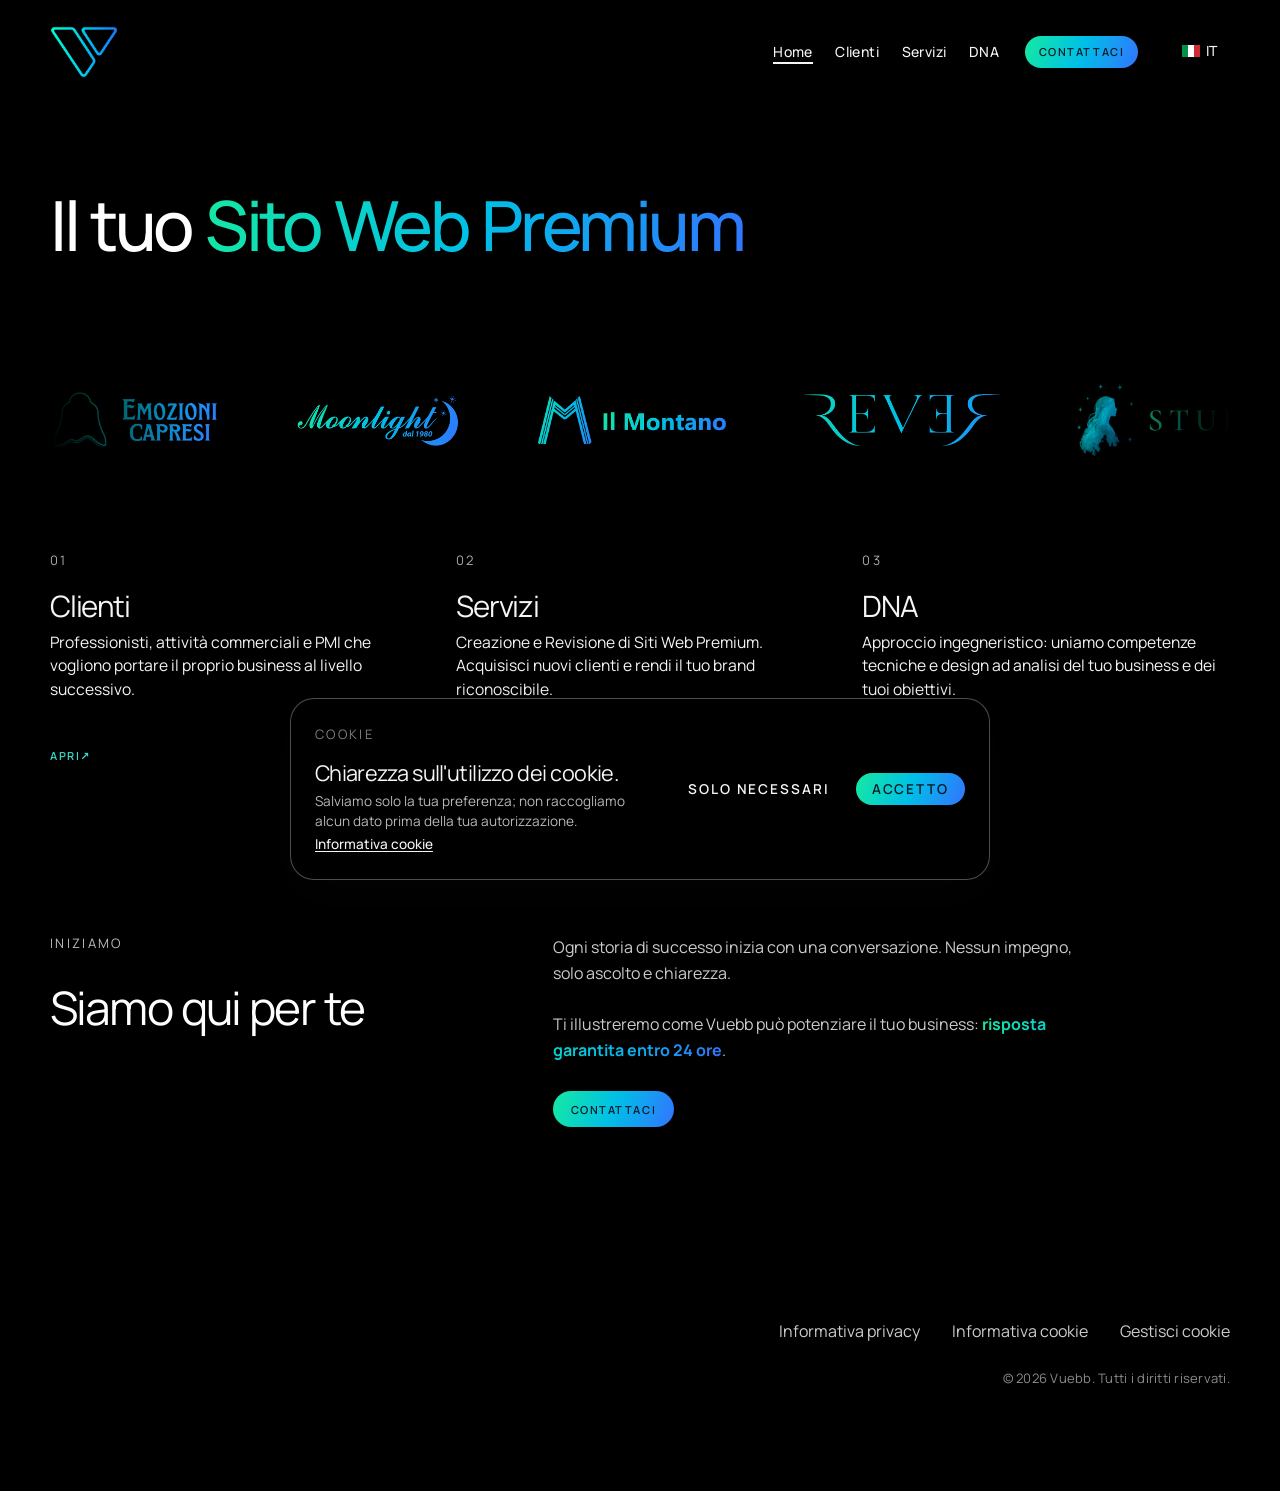
<file: index.html>
<!DOCTYPE html>
<html lang="it">
<head>
  <script>try{if(localStorage.getItem("vuebb-lang")==="en"){document.documentElement.classList.add("i18n-wait");setTimeout(function(){document.documentElement.classList.remove("i18n-wait")},1200)}}catch(e){}</script>
  <script>(function(){function h(){try{var t=+sessionStorage.getItem("vuebb-nav-handoff");sessionStorage.removeItem("vuebb-nav-handoff");if(!t||Date.now()-t>4000||innerWidth>768)return;var d=document.documentElement;d.classList.add("nav-handoff");var go=function(){requestAnimationFrame(function(){requestAnimationFrame(function(){setTimeout(function(){d.classList.remove("nav-handoff")},80)})})};document.readyState==="loading"?document.addEventListener("DOMContentLoaded",go):go()}catch(e){}}document.prerendering?document.addEventListener("prerenderingchange",h,{once:true}):h()})()</script>
  <style>@view-transition{navigation:auto}</style>
  <script type="speculationrules">{"prerender":[{"where":{"selector_matches":".nav a, .logo-link, .contact-cta, .cta-book-float"},"eagerness":"eager"},{"where":{"and":[{"href_matches":"/*"},{"not":{"selector_matches":"[target=_blank]"}}]},"eagerness":"moderate"}],"prefetch":[{"where":{"and":[{"href_matches":"/*"},{"not":{"selector_matches":"[target=_blank]"}}]},"eagerness":"eager"}]}</script>
  <link rel="icon" href="/favicon.ico?v=20261114k" sizes="48x48">
  <link rel="icon" href="/images/favicon-vuebb-neon.svg?v=20261114k" type="image/svg+xml">
  <link rel="icon" href="/favicon-96.png?v=20261114k" type="image/png" sizes="96x96">
  <link rel="apple-touch-icon" href="/apple-touch-icon.png?v=20261114k">
  <meta charset="UTF-8">
  <meta name="viewport" content="width=device-width, initial-scale=1.0">
  <title>Vuebb</title>
  <meta name="description" content="Creazione e revisione di siti web su misura, con attenzione a performance, posizionamento e privacy.">
  <link rel="canonical" href="https://vuebb.com/">
  <link rel="manifest" href="/site.webmanifest">
  <meta property="og:type" content="website">
  <meta property="og:locale" content="it_IT">
  <meta property="og:site_name" content="Vuebb">
  <meta property="og:url" content="https://vuebb.com/">
  <meta property="og:title" content="Vuebb">
  <meta property="og:description" content="Creazione e revisione di siti web su misura, con attenzione a performance, posizionamento e privacy.">
  <meta property="og:image" content="https://vuebb.com/images/og-vuebb.png">
  <meta name="twitter:card" content="summary_large_image">
  <meta name="twitter:title" content="Vuebb">
  <meta name="twitter:description" content="Creazione e revisione di siti web su misura, con attenzione a performance, posizionamento e privacy.">
  <meta name="twitter:image" content="https://vuebb.com/images/og-vuebb.png">
  <script type="application/ld+json">
  {"@context":"https://schema.org","@type":"ProfessionalService","name":"Vuebb","url":"https://vuebb.com/","description":"Creazione e revisione di siti web su misura, con attenzione a performance, posizionamento e privacy.","logo":"https://vuebb.com/images/favicon-vuebb-neon.svg","image":"https://vuebb.com/images/og-vuebb.png"}
  </script>
  <link rel="preload" href="fonts/manrope-latin-var.woff2" as="font" type="font/woff2" crossorigin>
  <link rel="stylesheet" href="css/styles.css">
  <link rel="stylesheet" href="css/boot.css" media="print" onload="this.media='all'">
  <link rel="stylesheet" href="css/portfolio.css" media="print" onload="this.media='all'">
  <link rel="stylesheet" href="css/metodo.css" media="print" onload="this.media='all'">
  <link rel="stylesheet" href="css/terminal.css?v=breathall-20261114">
</head>
<body data-i18n-title="page.home">
  <div class="mesh" aria-hidden="true">
    <span class="blob blob-a"></span>
    <span class="blob blob-b"></span>
    <span class="blob blob-c"></span>
    <span class="blob blob-d"></span>
  </div>
  <div class="grain" aria-hidden="true"></div>
  <div class="nav-backdrop" id="nav-backdrop" aria-hidden="true"></div>

  <header class="header" id="header">
    <div class="container header-inner">
      <a href="index.html" class="logo-link" aria-label="Vuebb Home">
        <img src="images/logo-vuebb-v.svg" alt="Vuebb" class="logo-v" width="791" height="608">
      </a>
      <nav class="nav" id="nav">
        <button type="button" class="nav-close" id="nav-close" aria-label="Chiudi menu">×</button>
                <ul class="nav-list">
          <li><a href="index.html" class="nav-link active" aria-current="page" data-i18n="nav.home">Home</a></li>
          <li><a href="per-chi.html" class="nav-link" data-i18n="nav.perchi">Clienti</a></li>
          <li><a href="servizi.html" class="nav-link" data-i18n="nav.servizi">Servizi</a></li>
          <li><a href="metodo.html" class="nav-link" data-i18n="nav.metodo">DNA</a></li>
        </ul>
        <a class="btn btn-lime btn-sm" href="contatti.html" data-i18n="nav.contatti">Contattaci</a>
      </nav>
      <button class="lang-toggle" id="langToggle" type="button" aria-label="Cambia lingua">
        <span class="flag" id="langFlag"><svg viewBox="0 0 3 2" width="18" height="12" aria-hidden="true"><rect width="1" height="2" fill="#009246"/><rect x="1" width="1" height="2" fill="#fff"/><rect x="2" width="1" height="2" fill="#ce2b37"/></svg></span>
        <span class="lang-code" id="langCode">IT</span>
      </button>
      <button class="menu-toggle" id="menu-toggle" aria-label="Apri menu" aria-expanded="false">
        <span class="menu-bar"></span>
        <span class="menu-bar"></span>
      </button>
    </div>
  </header>

  <section class="section page-routes" id="sezioni">
    <div class="container">
      <div class="section-header" id="filosofia">
        <div class="philosophy-heading">
        <h1 class="section-title" data-i18n="filo.title">Il tuo <span class="gradient-text">Sito Web Premium</span></h1>
        </div>
      </div>
      <a class="logo-marquee logo-marquee-top" href="per-chi.html" aria-label="Per chi — clienti: Emozioni Capresi, Moonlight, Il Montano, Studio Rever, Studio Pleiadi">
        <div class="logo-track">
          <img src="images/portfolio/logos/emozioni-capresi-lockup-vuebb-sm.png" alt="" width="560" height="200" class="logo-mark-lockup">
          <img src="images/portfolio/logos/moonlight-logo-vuebb-sm.png" alt="" width="641" height="200" class="logo-mark-wide">
          <img src="images/portfolio/logos/il-montano-lockup-vuebb-sm.png" alt="" width="631" height="200" class="logo-mark-lockup">
          <img src="images/portfolio/logos/rever-wordmark-vuebb-sm.png" alt="" width="754" height="200" class="logo-mark-wide">
          <img src="images/portfolio/logos/pleiadi-lockup-vuebb-sm.png" alt="" width="1063" height="200" class="logo-mark-pleiadi">
          <img src="images/portfolio/logos/emozioni-capresi-lockup-vuebb-sm.png" alt="" width="560" height="200" class="logo-mark-lockup">
          <img src="images/portfolio/logos/moonlight-logo-vuebb-sm.png" alt="" width="641" height="200" class="logo-mark-wide">
          <img src="images/portfolio/logos/il-montano-lockup-vuebb-sm.png" alt="" width="631" height="200" class="logo-mark-lockup">
          <img src="images/portfolio/logos/rever-wordmark-vuebb-sm.png" alt="" width="754" height="200" class="logo-mark-wide">
          <img src="images/portfolio/logos/pleiadi-lockup-vuebb-sm.png" alt="" width="1063" height="200" class="logo-mark-pleiadi">
          <img src="images/portfolio/logos/emozioni-capresi-lockup-vuebb-sm.png" alt="" width="560" height="200" class="logo-mark-lockup">
          <img src="images/portfolio/logos/moonlight-logo-vuebb-sm.png" alt="" width="641" height="200" class="logo-mark-wide">
          <img src="images/portfolio/logos/il-montano-lockup-vuebb-sm.png" alt="" width="631" height="200" class="logo-mark-lockup">
          <img src="images/portfolio/logos/rever-wordmark-vuebb-sm.png" alt="" width="754" height="200" class="logo-mark-wide">
          <img src="images/portfolio/logos/pleiadi-lockup-vuebb-sm.png" alt="" width="1063" height="200" class="logo-mark-pleiadi">
          <img src="images/portfolio/logos/emozioni-capresi-lockup-vuebb-sm.png" alt="" width="560" height="200" class="logo-mark-lockup">
          <img src="images/portfolio/logos/moonlight-logo-vuebb-sm.png" alt="" width="641" height="200" class="logo-mark-wide">
          <img src="images/portfolio/logos/il-montano-lockup-vuebb-sm.png" alt="" width="631" height="200" class="logo-mark-lockup">
          <img src="images/portfolio/logos/rever-wordmark-vuebb-sm.png" alt="" width="754" height="200" class="logo-mark-wide">
          <img src="images/portfolio/logos/pleiadi-lockup-vuebb-sm.png" alt="" width="1063" height="200" class="logo-mark-pleiadi">
        </div>
      </a>
      <div class="route-grid">
        <a class="route-card" href="per-chi.html">
          <span class="product-index">01</span>
          <h3 data-i18n="nav.perchi">Clienti</h3>
          <p data-i18n="idx.who">Professionisti, attività commerciali e PMI che vogliono portare il proprio business al livello successivo.</p>
          <span class="route-go" data-i18n="idx.open">Apri</span>
        </a>
        <a class="route-card" href="servizi.html">
          <span class="product-index">02</span>
          <h3 data-i18n="idx.serv.title">Servizi</h3>
          <p data-i18n="idx.serv">Creazione e Revisione di Siti Web Premium. Acquisisci nuovi clienti e rendi il tuo brand riconoscibile.</p>
          <span class="route-go" data-i18n="idx.open">Apri</span>
        </a>
        <a class="route-card" href="metodo.html">
          <span class="product-index">03</span>
          <h3 data-i18n="nav.metodo">DNA</h3>
          <p data-i18n="idx.met">Approccio ingegneristico: uniamo competenze tecniche e design ad analisi del tuo business e dei tuoi obiettivi.</p>
          <span class="route-go" data-i18n="idx.open">Apri</span>
        </a>
      </div>
    </div>
  </section>

  <section class="contact-end" id="contatto" aria-labelledby="contact-end-title">
    <div class="container contact-end-grid">
      <div class="contact-end-copy"><span class="section-label" data-i18n="cta.label">Iniziamo</span><h2 id="contact-end-title" data-i18n="cta.title">Siamo qui per te</h2><p data-i18n="cta.desc">Ogni storia di successo inizia con una conversazione. Nessun impegno, solo ascolto e chiarezza.<br><br>Ti illustreremo come Vuebb può potenziare il tuo business: <span class="cta-response-accent">risposta garantita entro 24 ore</span>.</p></div>
      <a class="btn btn-lime contact-cta" href="contatti.html" data-i18n="nav.contatti">Contattaci</a>
    </div>
  </section>

  <footer class="footer">
    <div class="container footer-inner">
      <div class="footer-legal">
        <a href="privacy-policy.html" data-i18n="legal.privacy">Informativa privacy</a>
        <a href="cookie-policy.html" data-i18n="legal.cookie">Informativa cookie</a>
        <button type="button" id="cookie-manage" data-i18n="legal.manage">Gestisci cookie</button>
      </div>
      <p class="footer-copy">&copy; 2026 Vuebb. <span data-i18n="legal.copy">Tutti i diritti riservati.</span></p>
    </div>
  </footer>

  <div class="gallery-lightbox" id="gallery-lightbox" hidden>
    <button class="gallery-close" id="gallery-close" type="button" aria-label="Chiudi anteprima">×</button>
    <button class="gallery-nav gallery-prev" id="gallery-prev" type="button" aria-label="Progetto precedente">‹</button>
    <figure class="gallery-stage">
      <div class="gallery-frame" id="gallery-frame"></div>
      <figcaption class="gallery-caption" id="gallery-caption"></figcaption>
      <p class="gallery-counter" id="gallery-counter"></p>
    </figure>
    <button class="gallery-nav gallery-next" id="gallery-next" type="button" aria-label="Progetto successivo">›</button>
  </div>

  <div class="cookie-banner" id="cookie-banner" hidden role="dialog" aria-labelledby="cookie-title" aria-describedby="cookie-text">
    <div class="cookie-banner-inner">
      <div class="cookie-copy">
        <span class="section-label">Cookie</span>
        <h2 id="cookie-title" data-i18n="cookie.title">Chiarezza sull'utilizzo dei cookie.</h2>
        <p id="cookie-text" data-i18n="cookie.text">Salviamo solo la tua preferenza; non raccogliamo alcun dato prima della tua autorizzazione. <a href="cookie-policy.html" target="_blank" rel="noopener">Informativa cookie</a></p>
      </div>
      <div class="cookie-actions">
        <button type="button" class="btn btn-ghost btn-sm" id="cookie-reject" data-i18n="cookie.reject">Solo necessari</button>
        <button type="button" class="btn btn-lime btn-sm" id="cookie-accept" data-i18n="cookie.accept">Accetto</button>
      </div>
    </div>
  </div>

  <a class="btn btn-lime cta-book cta-book-float" href="contatti.html" data-i18n="nav.contatti">Contattaci</a>

  <script src="js/i18n.js?v=nav-20261113" defer></script>
  <script src="js/contact-footer.js?v=float-20261113" defer></script>
  <script src="js/cta-float.js?v=netlify-20261113" defer></script>
  <script src="js/main.js?v=handoff-20261113" defer></script>
  <script src="js/logo-fill.js" defer></script>
<!-- redeploy -->
</body>
</html>
</file>
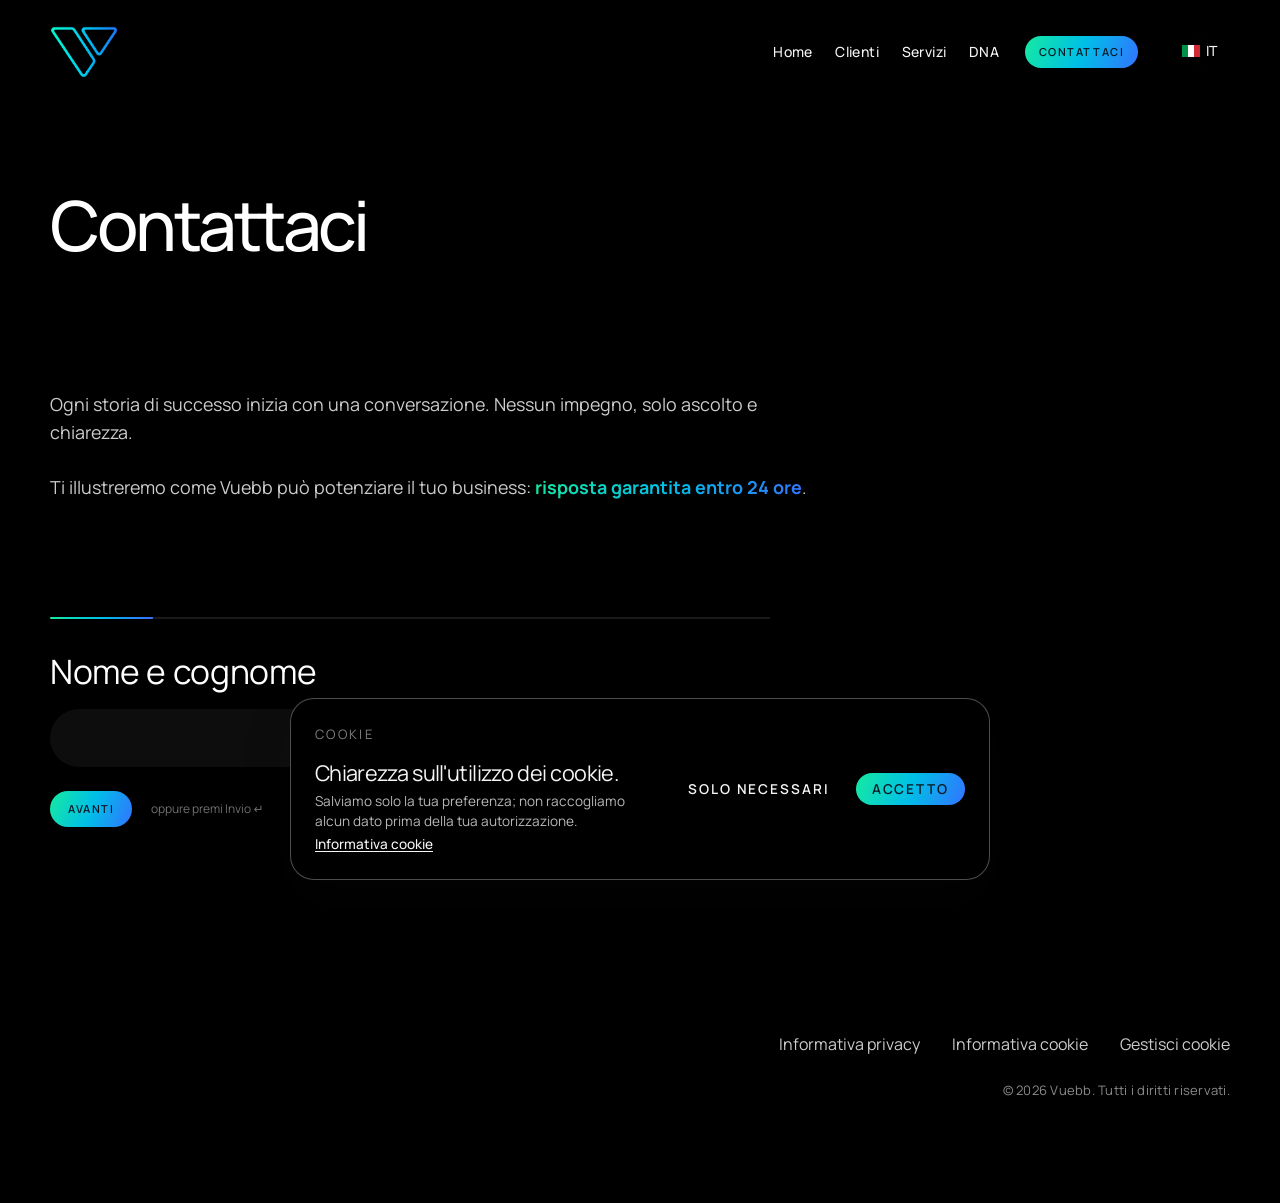
<file: contatti.html>
<!DOCTYPE html>
<html lang="it">
<head>
  <script>try{if(localStorage.getItem("vuebb-lang")==="en"){document.documentElement.classList.add("i18n-wait");setTimeout(function(){document.documentElement.classList.remove("i18n-wait")},1200)}}catch(e){}</script>
  <script>(function(){function h(){try{var t=+sessionStorage.getItem("vuebb-nav-handoff");sessionStorage.removeItem("vuebb-nav-handoff");if(!t||Date.now()-t>4000||innerWidth>768)return;var d=document.documentElement;d.classList.add("nav-handoff");var go=function(){requestAnimationFrame(function(){requestAnimationFrame(function(){setTimeout(function(){d.classList.remove("nav-handoff")},80)})})};document.readyState==="loading"?document.addEventListener("DOMContentLoaded",go):go()}catch(e){}}document.prerendering?document.addEventListener("prerenderingchange",h,{once:true}):h()})()</script>
  <style>@view-transition{navigation:auto}</style>
  <script type="speculationrules">{"prerender":[{"where":{"selector_matches":".nav a, .logo-link, .contact-cta, .cta-book-float"},"eagerness":"eager"},{"where":{"and":[{"href_matches":"/*"},{"not":{"selector_matches":"[target=_blank]"}}]},"eagerness":"moderate"}],"prefetch":[{"where":{"and":[{"href_matches":"/*"},{"not":{"selector_matches":"[target=_blank]"}}]},"eagerness":"eager"}]}</script>
  <link rel="icon" href="/favicon.ico?v=20261114k" sizes="48x48">
  <link rel="icon" href="/images/favicon-vuebb-neon.svg?v=20261114k" type="image/svg+xml">
  <link rel="icon" href="/favicon-96.png?v=20261114k" type="image/png" sizes="96x96">
  <link rel="apple-touch-icon" href="/apple-touch-icon.png?v=20261114k">
  <meta charset="UTF-8">
  <meta name="viewport" content="width=device-width, initial-scale=1.0">
  <title>Contatti — Vuebb</title>
  <meta name="description" content="Raccontaci il tuo progetto: compila il form di contatto di Vuebb.">
  <link rel="canonical" href="https://vuebb.com/contatti">
  <link rel="manifest" href="/site.webmanifest">
  <meta property="og:type" content="website">
  <meta property="og:locale" content="it_IT">
  <meta property="og:site_name" content="Vuebb">
  <meta property="og:url" content="https://vuebb.com/contatti">
  <meta property="og:title" content="Contatti — Vuebb">
  <meta property="og:description" content="Raccontaci il tuo progetto: compila il form di contatto di Vuebb.">
  <meta property="og:image" content="https://vuebb.com/images/og-vuebb.png">
  <meta name="twitter:card" content="summary_large_image">
  <meta name="twitter:title" content="Contatti — Vuebb">
  <meta name="twitter:description" content="Raccontaci il tuo progetto: compila il form di contatto di Vuebb.">
  <meta name="twitter:image" content="https://vuebb.com/images/og-vuebb.png">
  <link rel="preload" href="fonts/manrope-latin-var.woff2" as="font" type="font/woff2" crossorigin>
  <link rel="stylesheet" href="css/styles.css">
  <link rel="stylesheet" href="css/boot.css" media="print" onload="this.media='all'">
  <link rel="stylesheet" href="css/portfolio.css" media="print" onload="this.media='all'">
  <link rel="stylesheet" href="css/metodo.css" media="print" onload="this.media='all'">
  <link rel="stylesheet" href="css/terminal.css?v=breathall-20261114">
</head>
<body data-i18n-title="page.contatti">
  <div class="mesh" aria-hidden="true">
    <span class="blob blob-a"></span>
    <span class="blob blob-b"></span>
    <span class="blob blob-c"></span>
    <span class="blob blob-d"></span>
  </div>
  <div class="grain" aria-hidden="true"></div>
  <div class="nav-backdrop" id="nav-backdrop" aria-hidden="true"></div>

  <header class="header" id="header">
    <div class="container header-inner">
      <a href="index.html" class="logo-link" aria-label="Vuebb Home">
        <img src="images/logo-vuebb-v.svg" alt="Vuebb" class="logo-v" width="791" height="608">
      </a>
      <nav class="nav" id="nav">
        <button type="button" class="nav-close" id="nav-close" aria-label="Chiudi menu">×</button>
        <ul class="nav-list">
          <li><a href="index.html" class="nav-link" data-i18n="nav.home">Home</a></li>
          <li><a href="per-chi.html" class="nav-link" data-i18n="nav.perchi">Clienti</a></li>
          <li><a href="servizi.html" class="nav-link" data-i18n="nav.servizi">Servizi</a></li>
          <li><a href="metodo.html" class="nav-link" data-i18n="nav.metodo">DNA</a></li>
        </ul>
        <a class="btn btn-lime btn-sm" href="contatti.html" data-i18n="nav.contatti">Contattaci</a>
      </nav>
      <button class="lang-toggle" id="langToggle" type="button" aria-label="Cambia lingua">
        <span class="flag" id="langFlag"><svg viewBox="0 0 3 2" width="18" height="12" aria-hidden="true"><rect width="1" height="2" fill="#009246"/><rect x="1" width="1" height="2" fill="#fff"/><rect x="2" width="1" height="2" fill="#ce2b37"/></svg></span>
        <span class="lang-code" id="langCode">IT</span>
      </button>
      <button class="menu-toggle" id="menu-toggle" aria-label="Apri menu" aria-expanded="false">
        <span class="menu-bar"></span>
        <span class="menu-bar"></span>
      </button>
    </div>
  </header>

  <main class="page-main">
  <section class="section" id="contatti">
    <div class="container">
      <div class="section-header">
        <h1 class="section-title" data-i18n="nav.contatti">Contattaci</h1>
        <p class="section-desc" data-i18n="cta.desc">Ogni storia di successo inizia con una conversazione. Nessun impegno, solo ascolto e chiarezza.<br><br>Ti illustreremo come Vuebb può potenziare il tuo business: <span class="cta-response-accent">risposta garantita entro 24 ore</span>.</p>
      </div>
            <div class="contact-end-form"><form class="lead-form" id="footer-lead-form" novalidate>
              <input class="lead-honey" type="text" name="_honey" tabindex="-1" autocomplete="off" aria-hidden="true">
              <div class="lead-split lead-split--3">
                <label class="lead-field">
                  <span data-i18n="lead.name">Nome e cognome</span>
                  <input name="name" type="text" autocomplete="name" required minlength="3">
                </label>
                <label class="lead-field">
                  <span data-i18n="lead.email">E-mail</span>
                  <input name="email" type="email" autocomplete="email" required>
                </label>
                <label class="lead-field">
                  <span data-i18n="lead.phone">Telefono (facoltativo)</span>
                  <input name="phone" type="tel" autocomplete="tel">
                </label>
              </div>
              <div class="lead-split lead-split--choices">
                <label class="lead-field">
                  <span data-i18n="lead.kind">Sono</span>
                  <select name="kind" required>
                    <option value="" selected disabled data-i18n="lead.select">Seleziona</option>
                    <option value="pro" data-i18n="lead.kind.pro">Professionista</option>
                    <option value="shop" data-i18n="lead.kind.shop">Attività commerciale</option>
                    <option value="biz" data-i18n="lead.kind.biz">Azienda</option>
                  </select>
                </label>
                <label class="lead-field">
                  <span data-i18n="lead.service">Mi interessa</span>
                  <select name="service" required>
                    <option value="" selected disabled data-i18n="lead.select">Seleziona</option>
                    <option value="create" data-i18n="lead.service.create">Creazione Sito Web</option>
                    <option value="review" data-i18n="lead.service.review">Revisione Sito Web</option>
                  </select>
                </label>
              </div>
              <div class="lead-split">
                <label class="lead-field">
                  <span data-i18n="lead.project">Due righe sul progetto e i tuoi obiettivi (facoltativo)</span>
                  <textarea name="project" rows="3"></textarea>
                </label>
                <label class="lead-field">
                  <span data-i18n="lead.questions">Domande per Vuebb (facoltativo)</span>
                  <textarea name="questions" rows="3"></textarea>
                </label>
              </div>
              <p class="lead-privacy" data-i18n="lead.privacy">Inviando confermi di aver letto l’<a href="privacy-policy.html" target="_blank" rel="noopener">informativa privacy</a>.</p>
              <p class="lead-status" id="footer-lead-status" role="status"></p>
              <div class="lead-actions">
                <button class="btn btn-lime" id="footer-lead-submit" type="submit" data-i18n="lead.submit.request">Invia la richiesta</button>
              </div>
            </form></div>
    </div>
  </section>
  </main>

  <footer class="footer">
    <div class="container footer-inner">
      <div class="footer-legal">
        <a href="privacy-policy.html" data-i18n="legal.privacy">Informativa privacy</a>
        <a href="cookie-policy.html" data-i18n="legal.cookie">Informativa cookie</a>
        <button type="button" id="cookie-manage" data-i18n="legal.manage">Gestisci cookie</button>
      </div>
      <p class="footer-copy">&copy; 2026 Vuebb. <span data-i18n="legal.copy">Tutti i diritti riservati.</span></p>
    </div>
  </footer>

  <div class="cookie-banner" id="cookie-banner" hidden role="dialog" aria-labelledby="cookie-title" aria-describedby="cookie-text">
    <div class="cookie-banner-inner">
      <div class="cookie-copy">
        <span class="section-label">Cookie</span>
        <h2 id="cookie-title" data-i18n="cookie.title">Chiarezza sull'utilizzo dei cookie.</h2>
        <p id="cookie-text" data-i18n="cookie.text">Salviamo solo la tua preferenza; non raccogliamo alcun dato prima della tua autorizzazione. <a href="cookie-policy.html" target="_blank" rel="noopener">Informativa cookie</a></p>
      </div>
      <div class="cookie-actions">
        <button type="button" class="btn btn-ghost btn-sm" id="cookie-reject" data-i18n="cookie.reject">Solo necessari</button>
        <button type="button" class="btn btn-lime btn-sm" id="cookie-accept" data-i18n="cookie.accept">Accetto</button>
      </div>
    </div>
  </div>


  <script src="js/i18n.js?v=nav-20261113" defer></script>
  <script src="js/contact-footer.js?v=float-20261113" defer></script>
  <script src="js/cta-float.js?v=netlify-20261113" defer></script>
  <script src="js/lead-select.js?v=20261113" defer></script>
  <script src="js/lead-steps.js?v=x2-20261113" defer></script>
  <script src="js/main.js?v=handoff-20261113" defer></script>
  <script src="js/logo-fill.js" defer></script>
</body>
</html>
</file>
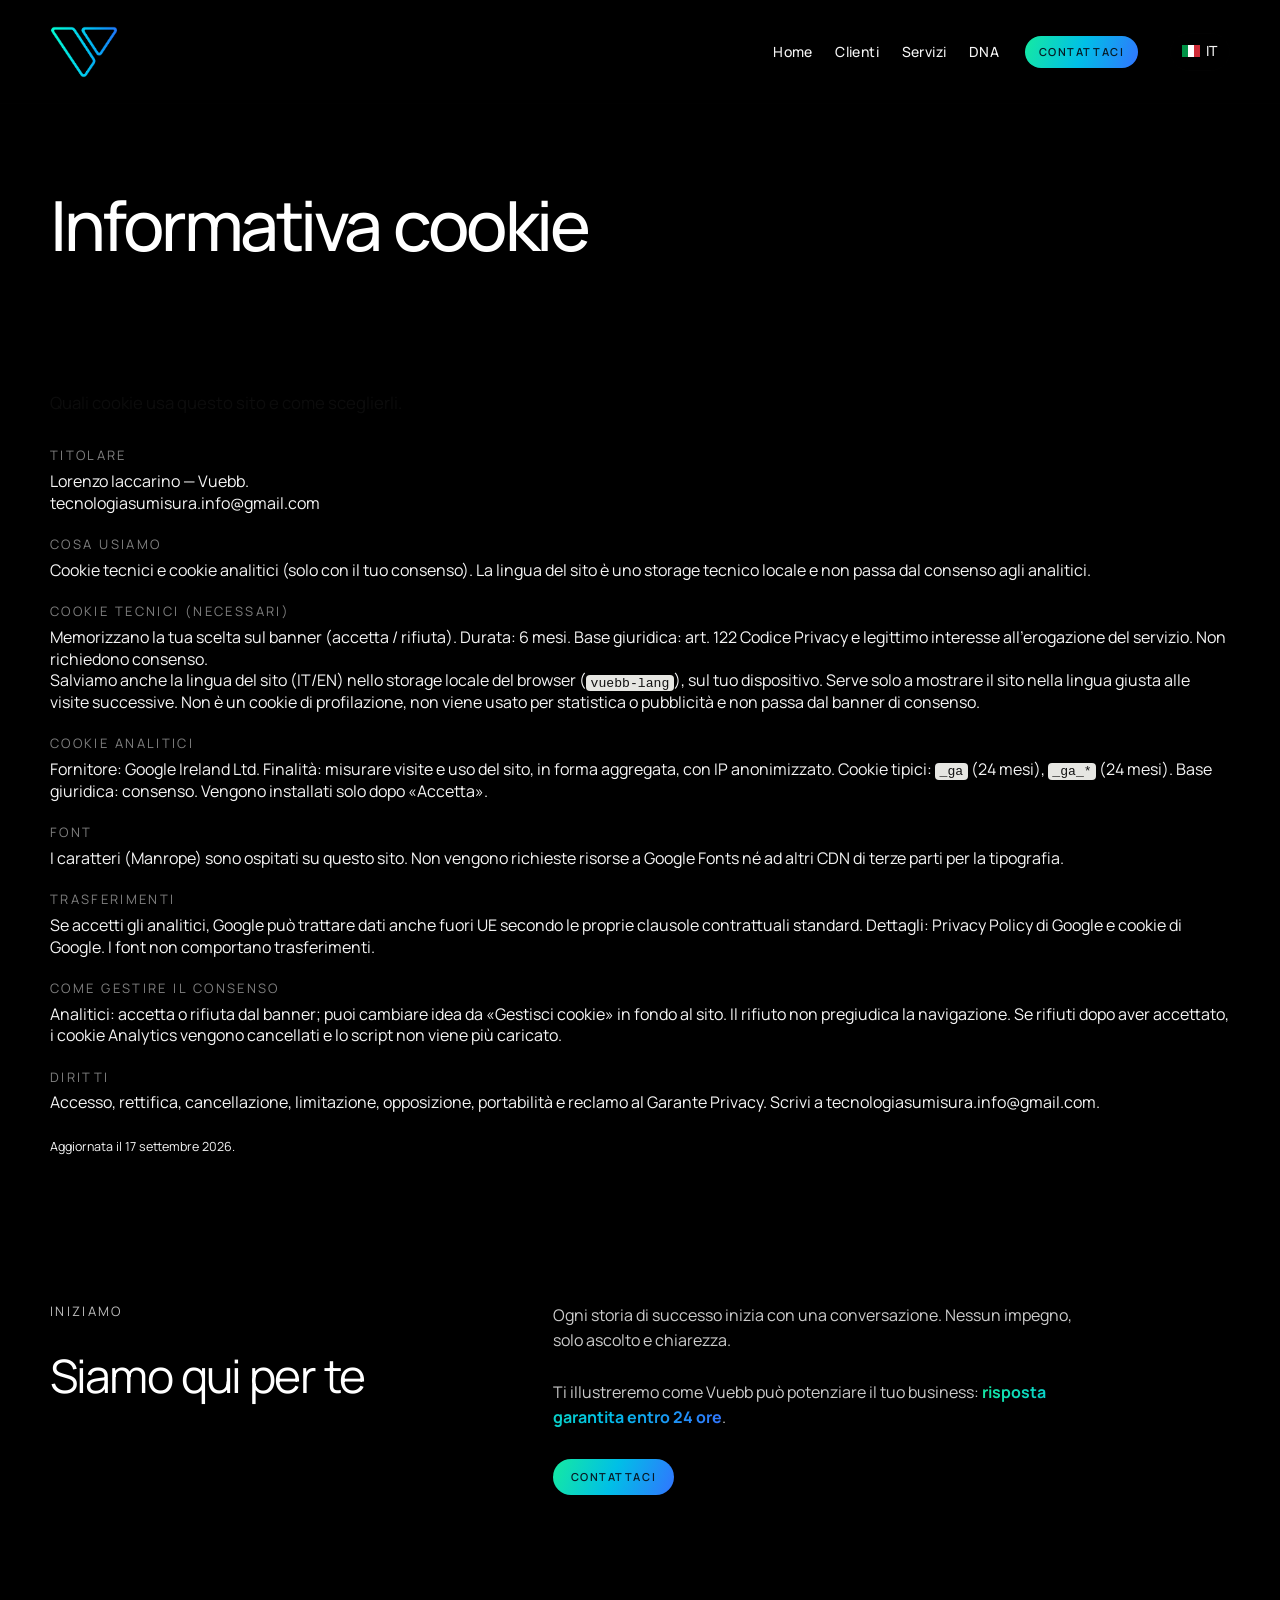
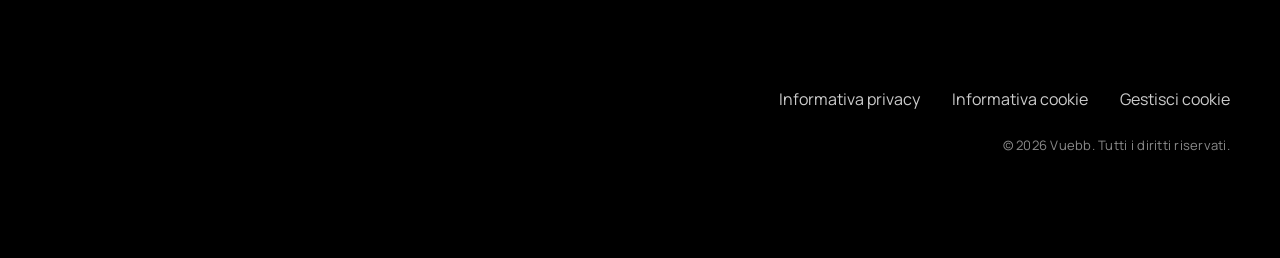
<file: cookie-policy.html>
<!DOCTYPE html>
<html lang="it">
<head>
  <script>try{if(localStorage.getItem("vuebb-lang")==="en"){document.documentElement.classList.add("i18n-wait");setTimeout(function(){document.documentElement.classList.remove("i18n-wait")},1200)}}catch(e){}</script>
  <script>(function(){function h(){try{var t=+sessionStorage.getItem("vuebb-nav-handoff");sessionStorage.removeItem("vuebb-nav-handoff");if(!t||Date.now()-t>4000||innerWidth>768)return;var d=document.documentElement;d.classList.add("nav-handoff");var go=function(){requestAnimationFrame(function(){requestAnimationFrame(function(){setTimeout(function(){d.classList.remove("nav-handoff")},80)})})};document.readyState==="loading"?document.addEventListener("DOMContentLoaded",go):go()}catch(e){}}document.prerendering?document.addEventListener("prerenderingchange",h,{once:true}):h()})()</script>
  <style>@view-transition{navigation:auto}</style>
  <script type="speculationrules">{"prerender":[{"where":{"selector_matches":".nav a, .logo-link, .contact-cta, .cta-book-float"},"eagerness":"eager"},{"where":{"and":[{"href_matches":"/*"},{"not":{"selector_matches":"[target=_blank]"}}]},"eagerness":"moderate"}],"prefetch":[{"where":{"and":[{"href_matches":"/*"},{"not":{"selector_matches":"[target=_blank]"}}]},"eagerness":"eager"}]}</script>
  <link rel="icon" href="/favicon.ico?v=20261114k" sizes="48x48">
  <link rel="icon" href="/images/favicon-vuebb-neon.svg?v=20261114k" type="image/svg+xml">
  <link rel="icon" href="/favicon-96.png?v=20261114k" type="image/png" sizes="96x96">
  <link rel="apple-touch-icon" href="/apple-touch-icon.png?v=20261114k">
  <meta charset="UTF-8">
  <meta name="viewport" content="width=device-width, initial-scale=1.0">
  <meta name="description" content="Quali cookie usa questo sito e come sceglierli.">
  <title>Informativa cookie — Vuebb</title>
  <link rel="preload" href="fonts/manrope-latin-var.woff2" as="font" type="font/woff2" crossorigin>
  <link rel="stylesheet" href="css/styles.css">
  <link rel="stylesheet" href="css/portfolio.css">
  <link rel="stylesheet" href="css/terminal.css?v=breathall-20261114">
</head>
<body class="is-ready policy-page" data-page="page.cookie" data-desc="cp.lead">
  <div class="mesh" aria-hidden="true">
    <span class="blob blob-a"></span>
    <span class="blob blob-b"></span>
    <span class="blob blob-c"></span>
    <span class="blob blob-d"></span>
  </div>
  <div class="grain" aria-hidden="true"></div>

  <header class="header" id="header">
    <div class="container header-inner">
      <a href="index.html" class="logo-link" aria-label="Vuebb Home">
        <img src="images/logo-vuebb-v.svg" alt="Vuebb" class="logo-v" width="791" height="608">
      </a>
      <nav class="nav" id="nav">
        <button type="button" class="nav-close" id="nav-close" aria-label="Chiudi menu">×</button>
        <ul class="nav-list">
          <li><a href="index.html" class="nav-link" data-i18n="nav.home">Home</a></li>
          <li><a href="per-chi.html" class="nav-link" data-i18n="nav.perchi">Clienti</a></li>
          <li><a href="servizi.html" class="nav-link" data-i18n="nav.servizi">Servizi</a></li>
          <li><a href="metodo.html" class="nav-link" data-i18n="nav.metodo">DNA</a></li>
        </ul>
        <a class="btn btn-lime btn-sm" href="contatti.html" data-i18n="nav.contatti">Contattaci</a>
      </nav>
      <button class="lang-toggle" id="langToggle" type="button" aria-label="Cambia lingua">
        <span class="flag" id="langFlag"><svg viewBox="0 0 3 2" width="18" height="12" aria-hidden="true"><rect width="1" height="2" fill="#009246"/><rect x="1" width="1" height="2" fill="#fff"/><rect x="2" width="1" height="2" fill="#ce2b37"/></svg></span>
        <span class="lang-code" id="langCode">IT</span>
      </button>
      <button class="menu-toggle" id="menu-toggle" aria-label="Apri menu" aria-expanded="false">
        <span class="menu-bar"></span>
        <span class="menu-bar"></span>
      </button>
    </div>
  </header>
  <div class="nav-backdrop" id="nav-backdrop" aria-hidden="true"></div>

  <main class="section policy-main">
    <div class="container contact-panel policy-panel">
      <div class="section-header">
        <span class="section-label" data-i18n="cp.label">Informativa</span>
        <h1 class="section-title" data-i18n="cp.title">Informativa cookie</h1>
        <p class="section-desc" data-i18n="cp.lead">Quali cookie usa questo sito e come sceglierli.</p>
      </div>
      <div class="policy-copy">
        <section class="policy-mod">
          <h2 data-i18n="cp.holder.t">Titolare</h2>
          <p data-i18n="cp.holder.p">Lorenzo Iaccarino — Vuebb.<br>tecnologiasumisura.info@gmail.com</p>
        </section>
        <section class="policy-mod">
          <h2 data-i18n="cp.use.t">Cosa usiamo</h2>
          <p data-i18n="cp.use.p">Cookie tecnici e cookie analitici (solo con il tuo consenso). La lingua del sito è uno storage tecnico locale e non passa dal consenso agli analitici.</p>
        </section>
        <section class="policy-mod">
          <h2 data-i18n="cp.tech.t">Cookie tecnici (necessari)</h2>
          <p data-i18n="cp.tech.p1">Memorizzano la tua scelta sul banner (accetta / rifiuta). Durata: 6 mesi. Base giuridica: art. 122 Codice Privacy e legittimo interesse all’erogazione del servizio. Non richiedono consenso.</p>
          <p data-i18n="cp.tech.p2">Salviamo anche la lingua del sito (IT/EN) nello storage locale del browser (<code>vuebb-lang</code>), sul tuo dispositivo. Serve solo a mostrare il sito nella lingua giusta alle visite successive. Non è un cookie di profilazione, non viene usato per statistica o pubblicità e non passa dal banner di consenso.</p>
        </section>
        <section class="policy-mod">
          <h2 data-i18n="cp.ana.t">Cookie analitici</h2>
          <p data-i18n="cp.ana.p">Fornitore: Google Ireland Ltd. Finalità: misurare visite e uso del sito, in forma aggregata, con IP anonimizzato. Cookie tipici: <code>_ga</code> (24 mesi), <code>_ga_*</code> (24 mesi). Base giuridica: consenso. Vengono installati solo dopo «Accetta».</p>
        </section>
        <section class="policy-mod">
          <h2 data-i18n="cp.font.t">Font</h2>
          <p data-i18n="cp.font.p">I caratteri (Manrope) sono ospitati su questo sito. Non vengono richieste risorse a Google Fonts né ad altri CDN di terze parti per la tipografia.</p>
        </section>
        <section class="policy-mod">
          <h2 data-i18n="cp.xfer.t">Trasferimenti</h2>
          <p data-i18n="cp.xfer.p">Se accetti gli analitici, Google può trattare dati anche fuori UE secondo le proprie clausole contrattuali standard. Dettagli: <a href="https://policies.google.com/privacy" target="_blank" rel="noopener">Privacy Policy di Google</a> e <a href="https://policies.google.com/technologies/cookies" target="_blank" rel="noopener">cookie di Google</a>. I font non comportano trasferimenti.</p>
        </section>
        <section class="policy-mod">
          <h2 data-i18n="cp.manage.t">Come gestire il consenso</h2>
          <p data-i18n="cp.manage.p1">Analitici: accetta o rifiuta dal banner; puoi cambiare idea da «Gestisci cookie» in fondo al sito. Il rifiuto non pregiudica la navigazione. Se rifiuti dopo aver accettato, i cookie Analytics vengono cancellati e lo script non viene più caricato.</p>
        </section>
        <section class="policy-mod">
          <h2 data-i18n="cp.rights.t">Diritti</h2>
          <p data-i18n="cp.rights.p">Accesso, rettifica, cancellazione, limitazione, opposizione, portabilità e reclamo al Garante Privacy. Scrivi a tecnologiasumisura.info@gmail.com.</p>
        </section>
        <p class="policy-updated" data-i18n="cp.updated">Aggiornata il 17 settembre 2026.</p>
      </div>
    </div>
  </main>
  <section class="contact-end" id="contatto" aria-labelledby="contact-end-title">
    <div class="container contact-end-grid">
      <div class="contact-end-copy"><span class="section-label" data-i18n="cta.label">Iniziamo</span><h2 id="contact-end-title" data-i18n="cta.title">Siamo qui per te</h2><p data-i18n="cta.desc">Ogni storia di successo inizia con una conversazione. Nessun impegno, solo ascolto e chiarezza.<br><br>Ti illustreremo come Vuebb può potenziare il tuo business: <span class="cta-response-accent">risposta garantita entro 24 ore</span>.</p></div>
      <a class="btn btn-lime contact-cta" href="contatti.html" data-i18n="nav.contatti">Contattaci</a>
    </div>
  </section>
  <footer class="footer">
    <div class="container footer-inner">
      <div class="footer-legal">
        <a href="privacy-policy.html" data-i18n="legal.privacy">Informativa privacy</a>
        <a href="cookie-policy.html" data-i18n="legal.cookie">Informativa cookie</a>
        <button type="button" id="cookie-manage" data-i18n="legal.manage">Gestisci cookie</button>
      </div>
      <p class="footer-copy">&copy; 2026 Vuebb. <span data-i18n="legal.copy">Tutti i diritti riservati.</span></p>
    </div>
  </footer>

  <a class="btn btn-lime cta-book cta-book-float" href="contatti.html" data-i18n="nav.contatti">Contattaci</a>

  <script src="js/i18n.js?v=nav-20261113" defer></script>
  <script src="js/contact-footer.js?v=float-20261113" defer></script>
  <script src="js/cta-float.js?v=netlify-20261113" defer></script>
  <script src="js/main.js?v=handoff-20261113" defer></script>
</body>
</html>
</file>
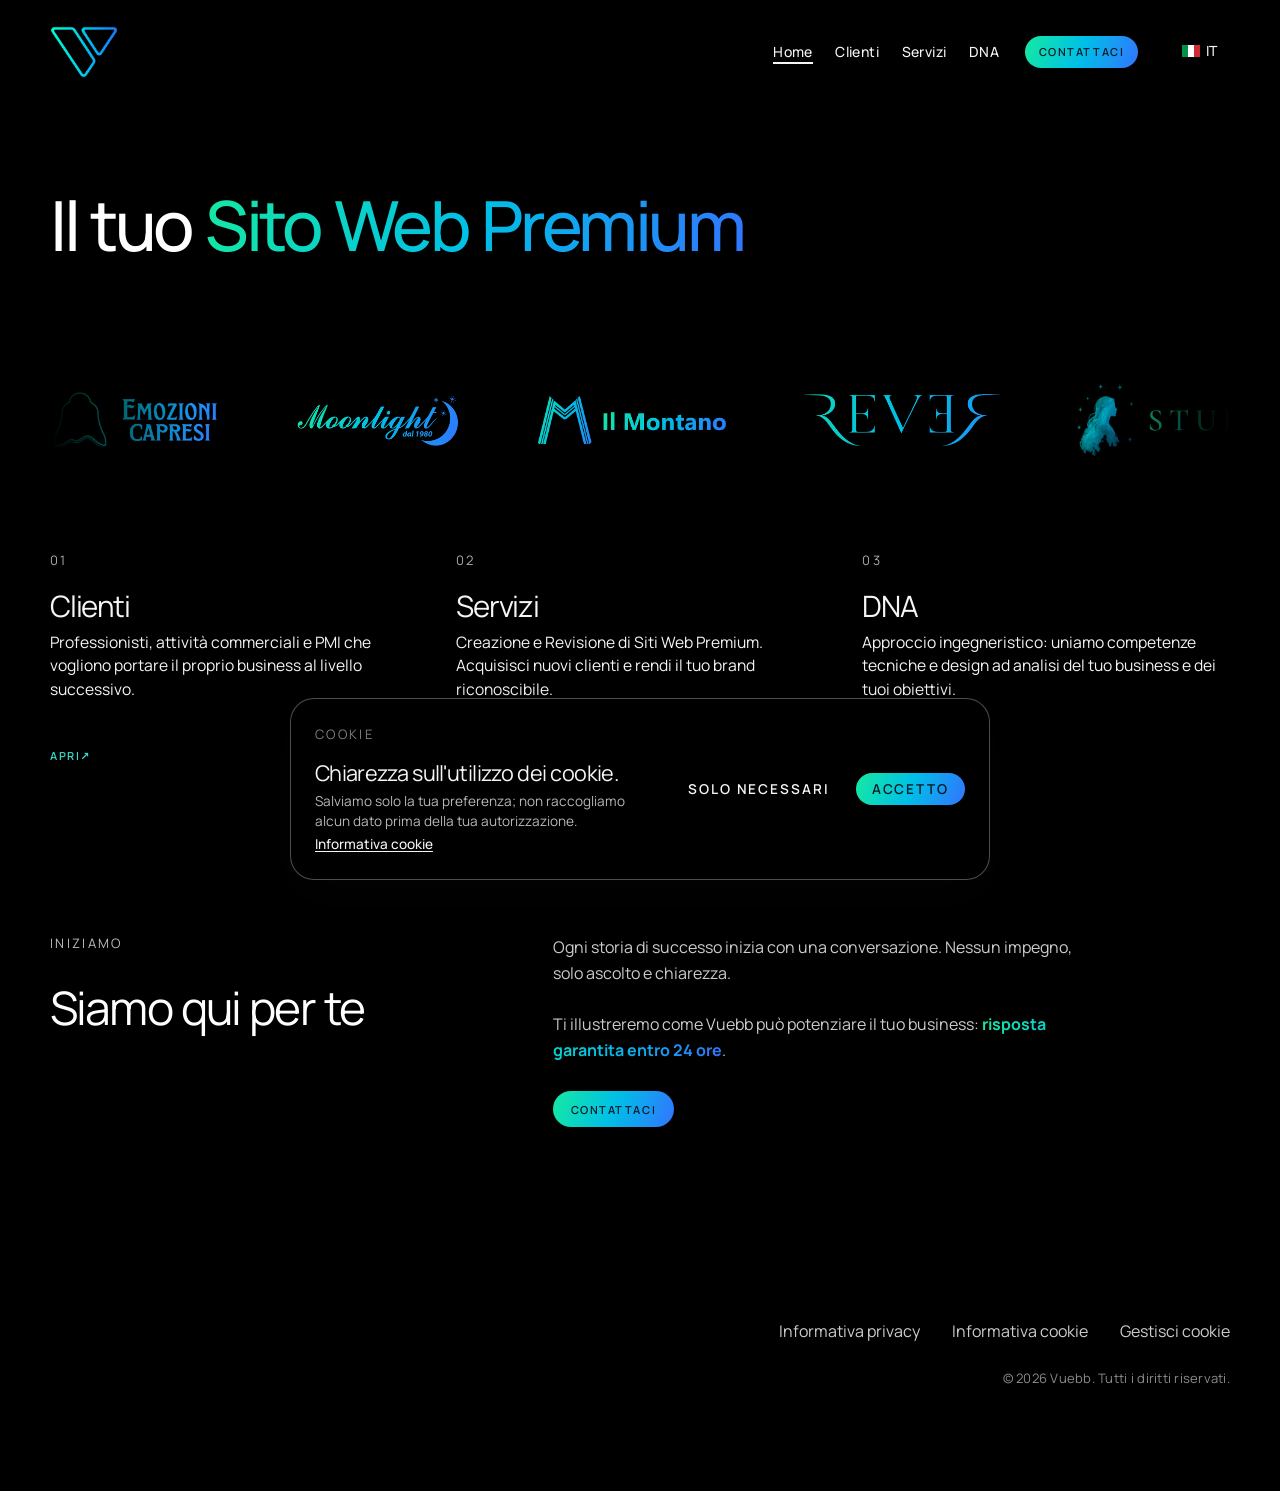
<file: filosofia.html>
<!DOCTYPE html>
<html lang="it">
<head>
  <link rel="icon" href="/favicon.ico?v=20261114k" sizes="48x48">
  <link rel="icon" href="/images/favicon-vuebb-neon.svg?v=20261114k" type="image/svg+xml">
  <link rel="icon" href="/favicon-96.png?v=20261114k" type="image/png" sizes="96x96">
  <link rel="apple-touch-icon" href="/apple-touch-icon.png?v=20261114k">
  <meta charset="utf-8">
  <title>Filosofia — Vuebb</title>
  <link rel="canonical" href="https://vuebb.com/#filosofia">
  <meta http-equiv="refresh" content="0; url=index.html#filosofia">
  <script>location.replace("index.html#filosofia");</script>
</head>
<body>
  <p><a href="index.html#filosofia">Filosofia</a></p>
</body>
</html>
</file>
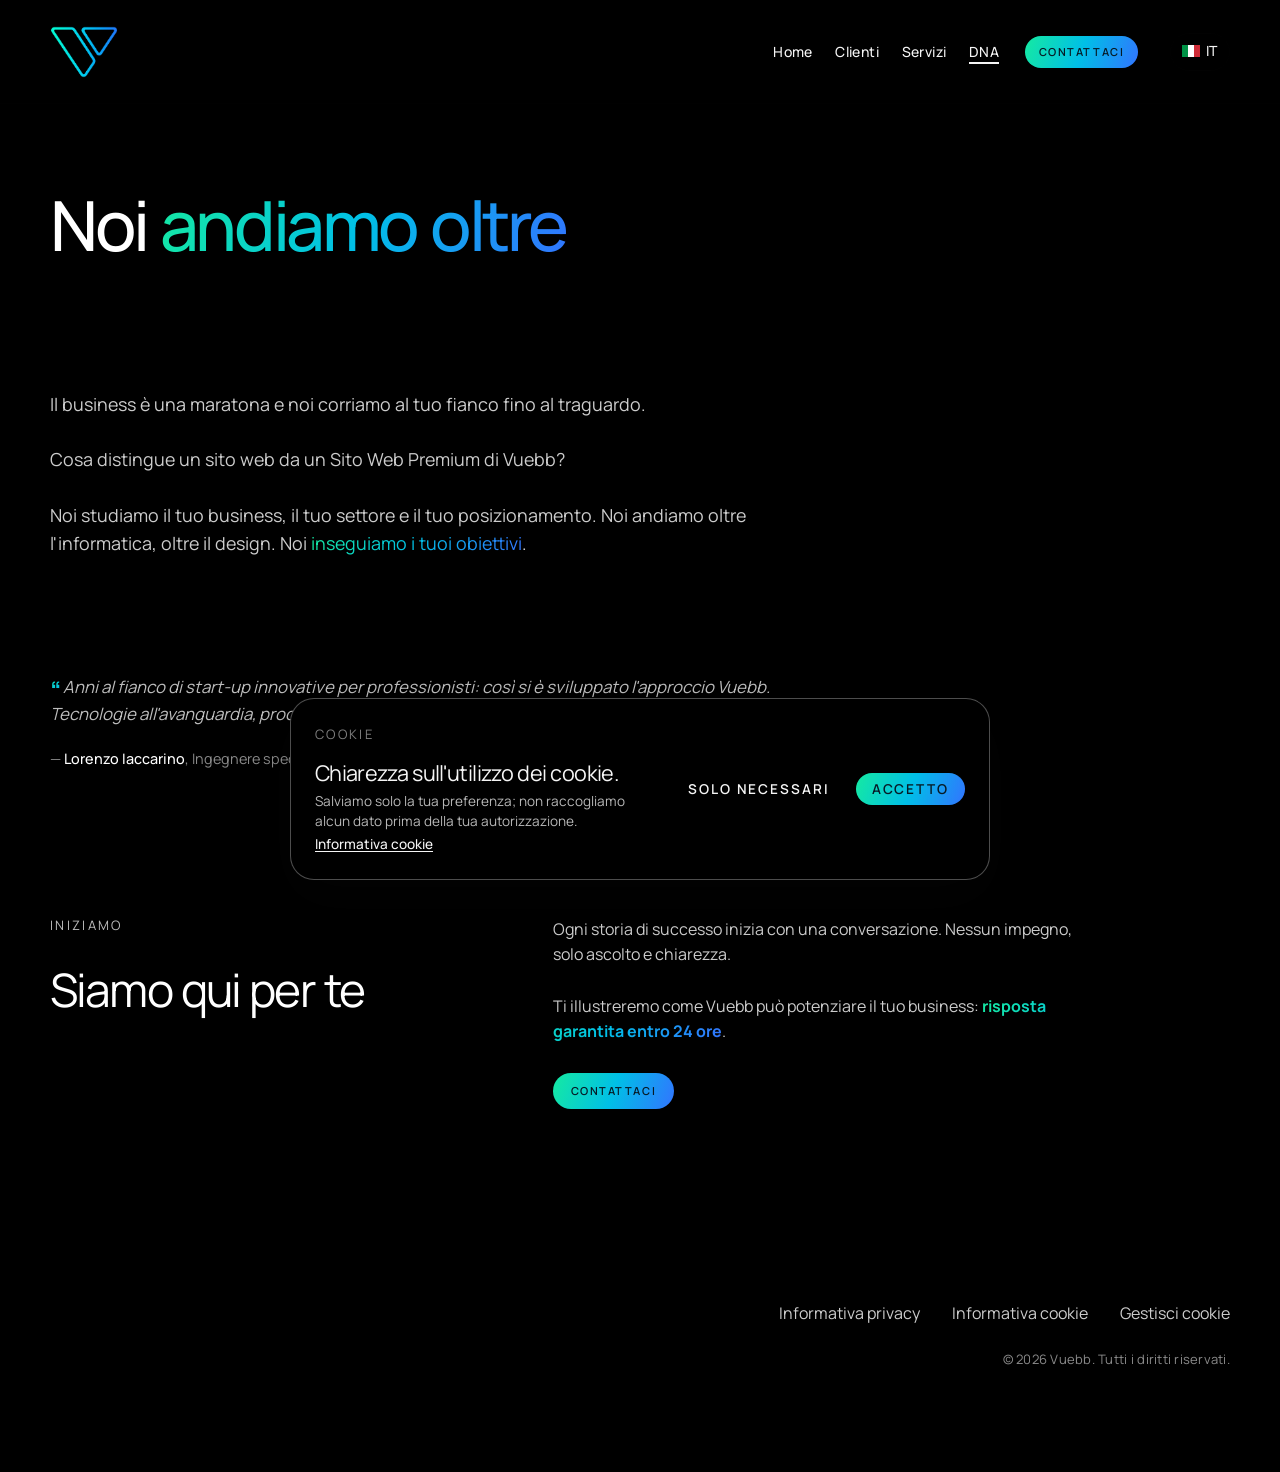
<file: metodo.html>
<!DOCTYPE html>
<html lang="it">
<head>
  <script>try{if(localStorage.getItem("vuebb-lang")==="en"){document.documentElement.classList.add("i18n-wait");setTimeout(function(){document.documentElement.classList.remove("i18n-wait")},1200)}}catch(e){}</script>
  <script>(function(){function h(){try{var t=+sessionStorage.getItem("vuebb-nav-handoff");sessionStorage.removeItem("vuebb-nav-handoff");if(!t||Date.now()-t>4000||innerWidth>768)return;var d=document.documentElement;d.classList.add("nav-handoff");var go=function(){requestAnimationFrame(function(){requestAnimationFrame(function(){setTimeout(function(){d.classList.remove("nav-handoff")},80)})})};document.readyState==="loading"?document.addEventListener("DOMContentLoaded",go):go()}catch(e){}}document.prerendering?document.addEventListener("prerenderingchange",h,{once:true}):h()})()</script>
  <style>@view-transition{navigation:auto}</style>
  <script type="speculationrules">{"prerender":[{"where":{"selector_matches":".nav a, .logo-link, .contact-cta, .cta-book-float"},"eagerness":"eager"},{"where":{"and":[{"href_matches":"/*"},{"not":{"selector_matches":"[target=_blank]"}}]},"eagerness":"moderate"}],"prefetch":[{"where":{"and":[{"href_matches":"/*"},{"not":{"selector_matches":"[target=_blank]"}}]},"eagerness":"eager"}]}</script>
  <link rel="icon" href="/favicon.ico?v=20261114k" sizes="48x48">
  <link rel="icon" href="/images/favicon-vuebb-neon.svg?v=20261114k" type="image/svg+xml">
  <link rel="icon" href="/favicon-96.png?v=20261114k" type="image/png" sizes="96x96">
  <link rel="apple-touch-icon" href="/apple-touch-icon.png?v=20261114k">
  <meta charset="UTF-8">
  <meta name="viewport" content="width=device-width, initial-scale=1.0">
  <title>Scopri Vuebb</title>
  <meta name="description" content="Ascolto, progettazione, realizzazione e affiancamento. Un percorso chiaro, dal primo incontro al sito in produzione.">
  <link rel="canonical" href="https://vuebb.com/metodo">
  <link rel="manifest" href="/site.webmanifest">
  <meta property="og:type" content="website">
  <meta property="og:locale" content="it_IT">
  <meta property="og:site_name" content="Vuebb">
  <meta property="og:url" content="https://vuebb.com/metodo">
  <meta property="og:title" content="Scopri Vuebb">
  <meta property="og:description" content="Ascolto, progettazione, realizzazione e affiancamento. Un percorso chiaro, dal primo incontro al sito in produzione.">
  <meta property="og:image" content="https://vuebb.com/images/og-vuebb.png">
  <meta name="twitter:card" content="summary_large_image">
  <meta name="twitter:title" content="Scopri Vuebb">
  <meta name="twitter:description" content="Ascolto, progettazione, realizzazione e affiancamento. Un percorso chiaro, dal primo incontro al sito in produzione.">
  <meta name="twitter:image" content="https://vuebb.com/images/og-vuebb.png">
  <link rel="preload" href="fonts/manrope-latin-var.woff2" as="font" type="font/woff2" crossorigin>
  <link rel="stylesheet" href="css/styles.css">
  <link rel="stylesheet" href="css/boot.css" media="print" onload="this.media='all'">
  <link rel="stylesheet" href="css/portfolio.css" media="print" onload="this.media='all'">
  <link rel="stylesheet" href="css/metodo.css" media="print" onload="this.media='all'">
  <link rel="stylesheet" href="css/terminal.css?v=breathall-20261114">
</head>
<body data-i18n-title="page.metodo">
  <div class="mesh" aria-hidden="true">
    <span class="blob blob-a"></span>
    <span class="blob blob-b"></span>
    <span class="blob blob-c"></span>
    <span class="blob blob-d"></span>
  </div>
  <div class="grain" aria-hidden="true"></div>
  <div class="nav-backdrop" id="nav-backdrop" aria-hidden="true"></div>

  <header class="header" id="header">
    <div class="container header-inner">
      <a href="index.html" class="logo-link" aria-label="Vuebb Home">
        <img src="images/logo-vuebb-v.svg" alt="Vuebb" class="logo-v" width="791" height="608">
      </a>
      <nav class="nav" id="nav">
        <button type="button" class="nav-close" id="nav-close" aria-label="Chiudi menu">×</button>
        <ul class="nav-list">
          <li><a href="index.html" class="nav-link" data-i18n="nav.home">Home</a></li>
          <li><a href="per-chi.html" class="nav-link" data-i18n="nav.perchi">Clienti</a></li>
          <li><a href="servizi.html" class="nav-link" data-i18n="nav.servizi">Servizi</a></li>
          <li><a href="metodo.html" class="nav-link active" aria-current="page" data-i18n="nav.metodo">DNA</a></li>
        </ul>
        <a class="btn btn-lime btn-sm" href="contatti.html" data-i18n="nav.contatti">Contattaci</a>
      </nav>
      <button class="lang-toggle" id="langToggle" type="button" aria-label="Cambia lingua">
        <span class="flag" id="langFlag"><svg viewBox="0 0 3 2" width="18" height="12" aria-hidden="true"><rect width="1" height="2" fill="#009246"/><rect x="1" width="1" height="2" fill="#fff"/><rect x="2" width="1" height="2" fill="#ce2b37"/></svg></span>
        <span class="lang-code" id="langCode">IT</span>
      </button>
      <button class="menu-toggle" id="menu-toggle" aria-label="Apri menu" aria-expanded="false">
        <span class="menu-bar"></span>
        <span class="menu-bar"></span>
      </button>
    </div>
  </header>

  <main class="page-main">
  <section class="section metodo" id="metodo">
    <div class="container">
      <div class="section-header">
        <h1 class="section-title" data-i18n="met.title">Noi <span class="gradient-text">andiamo oltre</span></h1>
        <p class="section-desc" data-i18n="met.desc">Il business è una maratona e noi corriamo al tuo fianco fino al traguardo.<br><br>Cosa distingue un sito web da un Sito Web Premium di Vuebb?<br><br>Noi studiamo il tuo business, il tuo settore e il tuo posizionamento. Noi andiamo oltre l'informatica, oltre il design. Noi <span class="gradient-text">inseguiamo i tuoi obiettivi</span>.</p>
      </div>
      <div class="method-layout">
      <article class="spec-card highlight about-row">
        <div class="about-copy about-manifesto">
          <p class="about-quote" data-i18n="met.about">Anni al fianco di start-up innovative per professionisti: così si è sviluppato l'approccio Vuebb. Tecnologie all'avanguardia, processi ottimizzati e qualità del servizio senza compromessi.</p>
          <p class="about-sign">— <strong>Lorenzo Iaccarino</strong>, <span data-i18n="met.role">Ingegnere specializzato in Digital Business</span> · <span data-i18n="met.founder">Fondatore di Vuebb</span></p>
        </div>
      </article>
      </div>

    </div>
  </section>
  </main>

  <section class="contact-end" id="contatto" aria-labelledby="contact-end-title">
    <div class="container contact-end-grid">
      <div class="contact-end-copy"><span class="section-label" data-i18n="cta.label">Iniziamo</span><h2 id="contact-end-title" data-i18n="cta.title">Siamo qui per te</h2><p data-i18n="cta.desc">Ogni storia di successo inizia con una conversazione. Nessun impegno, solo ascolto e chiarezza.<br><br>Ti illustreremo come Vuebb può potenziare il tuo business: <span class="cta-response-accent">risposta garantita entro 24 ore</span>.</p></div>
      <a class="btn btn-lime contact-cta" href="contatti.html" data-i18n="nav.contatti">Contattaci</a>
    </div>
  </section>

  <footer class="footer">
    <div class="container footer-inner">
      <div class="footer-legal">
        <a href="privacy-policy.html" data-i18n="legal.privacy">Informativa privacy</a>
        <a href="cookie-policy.html" data-i18n="legal.cookie">Informativa cookie</a>
        <button type="button" id="cookie-manage" data-i18n="legal.manage">Gestisci cookie</button>
      </div>
      <p class="footer-copy">&copy; 2026 Vuebb. <span data-i18n="legal.copy">Tutti i diritti riservati.</span></p>
    </div>
  </footer>

  <a class="btn btn-lime cta-book cta-book-float" href="contatti.html" data-i18n="nav.contatti">Contattaci</a>

  <div class="cookie-banner" id="cookie-banner" hidden role="dialog" aria-labelledby="cookie-title" aria-describedby="cookie-text">
    <div class="cookie-banner-inner">
      <div class="cookie-copy">
        <span class="section-label">Cookie</span>
        <h2 id="cookie-title" data-i18n="cookie.title">Chiarezza sull'utilizzo dei cookie.</h2>
        <p id="cookie-text" data-i18n="cookie.text">Salviamo solo la tua preferenza; non raccogliamo alcun dato prima della tua autorizzazione. <a href="cookie-policy.html" target="_blank" rel="noopener">Informativa cookie</a></p>
      </div>
      <div class="cookie-actions">
        <button type="button" class="btn btn-ghost btn-sm" id="cookie-reject" data-i18n="cookie.reject">Solo necessari</button>
        <button type="button" class="btn btn-lime btn-sm" id="cookie-accept" data-i18n="cookie.accept">Accetto</button>
      </div>
    </div>
  </div>


  <script src="js/i18n.js?v=nav-20261113" defer></script>
  <script src="js/contact-footer.js?v=float-20261113" defer></script>
  <script src="js/cta-float.js?v=netlify-20261113" defer></script>
  <script src="js/main.js?v=handoff-20261113" defer></script>
  <script src="js/logo-fill.js" defer></script>
</body>
</html>
</file>
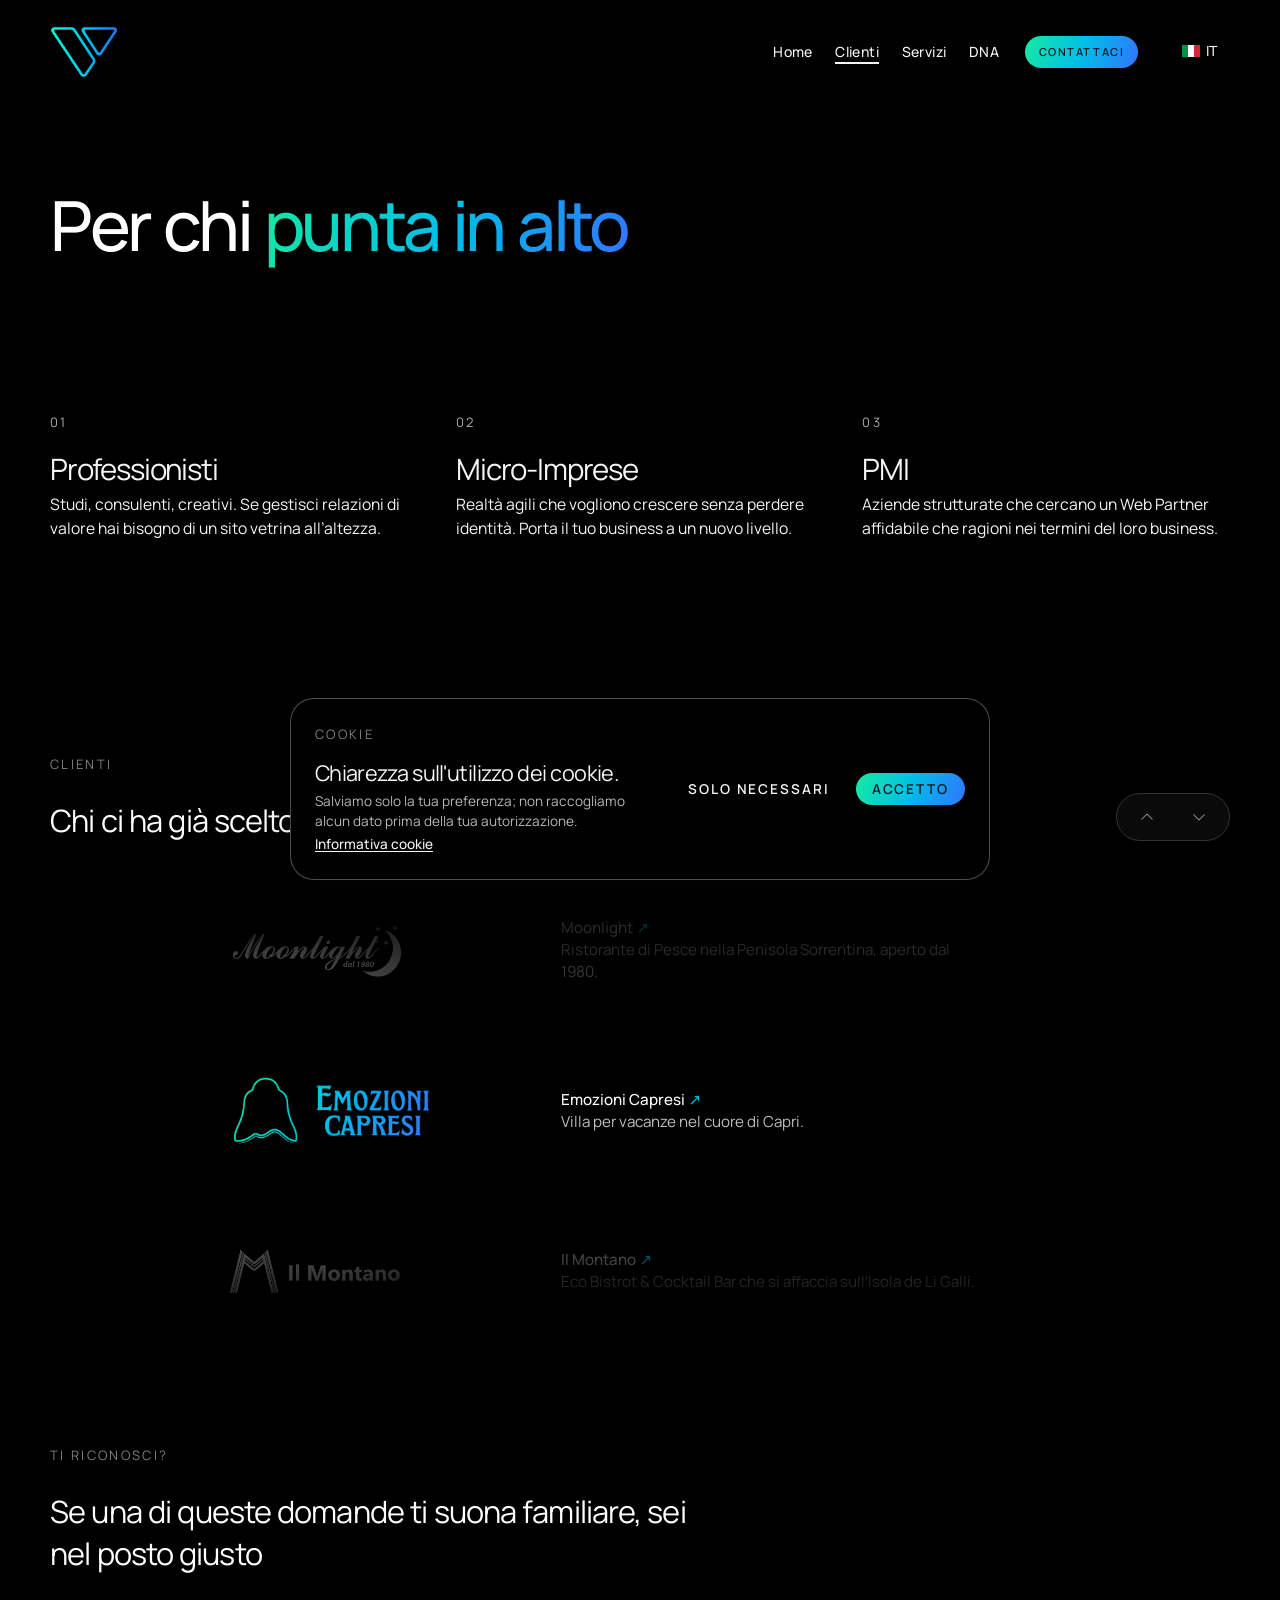
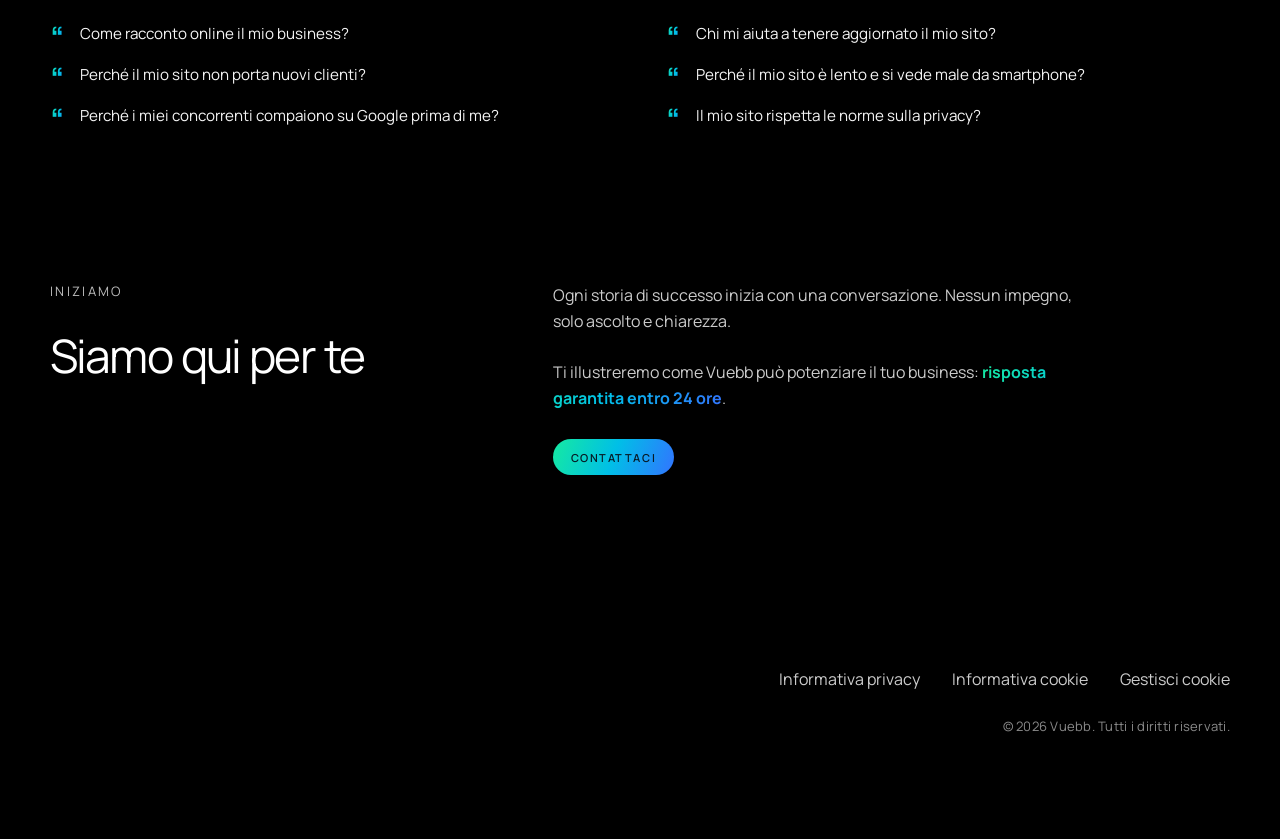
<file: per-chi.html>
<!DOCTYPE html>
<html lang="it">
<head>
  <script>try{if(localStorage.getItem("vuebb-lang")==="en"){document.documentElement.classList.add("i18n-wait");setTimeout(function(){document.documentElement.classList.remove("i18n-wait")},1200)}}catch(e){}</script>
  <script>(function(){function h(){try{var t=+sessionStorage.getItem("vuebb-nav-handoff");sessionStorage.removeItem("vuebb-nav-handoff");if(!t||Date.now()-t>4000||innerWidth>768)return;var d=document.documentElement;d.classList.add("nav-handoff");var go=function(){requestAnimationFrame(function(){requestAnimationFrame(function(){setTimeout(function(){d.classList.remove("nav-handoff")},80)})})};document.readyState==="loading"?document.addEventListener("DOMContentLoaded",go):go()}catch(e){}}document.prerendering?document.addEventListener("prerenderingchange",h,{once:true}):h()})()</script>
  <style>@view-transition{navigation:auto}</style>
  <script type="speculationrules">{"prerender":[{"where":{"selector_matches":".nav a, .logo-link, .contact-cta, .cta-book-float"},"eagerness":"eager"},{"where":{"and":[{"href_matches":"/*"},{"not":{"selector_matches":"[target=_blank]"}}]},"eagerness":"moderate"}],"prefetch":[{"where":{"and":[{"href_matches":"/*"},{"not":{"selector_matches":"[target=_blank]"}}]},"eagerness":"eager"}]}</script>
  <link rel="icon" href="/favicon.ico?v=20261114k" sizes="48x48">
  <link rel="icon" href="/images/favicon-vuebb-neon.svg?v=20261114k" type="image/svg+xml">
  <link rel="icon" href="/favicon-96.png?v=20261114k" type="image/png" sizes="96x96">
  <link rel="apple-touch-icon" href="/apple-touch-icon.png?v=20261114k">
  <meta charset="UTF-8">
  <meta name="viewport" content="width=device-width, initial-scale=1.0">
  <title>Per chi — Vuebb</title>
  <meta name="description" content="Professionisti, micro-imprese e PMI che non si accontentano di un sito già fatto.">
  <link rel="canonical" href="https://vuebb.com/per-chi">
  <link rel="manifest" href="/site.webmanifest">
  <meta property="og:type" content="website">
  <meta property="og:locale" content="it_IT">
  <meta property="og:site_name" content="Vuebb">
  <meta property="og:url" content="https://vuebb.com/per-chi">
  <meta property="og:title" content="Per chi — Vuebb">
  <meta property="og:description" content="Professionisti, micro-imprese e PMI che non si accontentano di un sito già fatto.">
  <meta property="og:image" content="https://vuebb.com/images/og-vuebb.png">
  <meta name="twitter:card" content="summary_large_image">
  <meta name="twitter:title" content="Per chi — Vuebb">
  <meta name="twitter:description" content="Professionisti, micro-imprese e PMI che non si accontentano di un sito già fatto.">
  <meta name="twitter:image" content="https://vuebb.com/images/og-vuebb.png">
  <link rel="preload" href="fonts/manrope-latin-var.woff2" as="font" type="font/woff2" crossorigin>
  <link rel="stylesheet" href="css/styles.css">
  <link rel="stylesheet" href="css/boot.css" media="print" onload="this.media='all'">
  <link rel="stylesheet" href="css/portfolio.css" media="print" onload="this.media='all'">
  <link rel="stylesheet" href="css/metodo.css" media="print" onload="this.media='all'">
  <link rel="stylesheet" href="css/terminal.css?v=breathall-20261114">
</head>
<body data-i18n-title="page.perchi">
  <div class="mesh" aria-hidden="true">
    <span class="blob blob-a"></span>
    <span class="blob blob-b"></span>
    <span class="blob blob-c"></span>
    <span class="blob blob-d"></span>
  </div>
  <div class="grain" aria-hidden="true"></div>
  <div class="nav-backdrop" id="nav-backdrop" aria-hidden="true"></div>

  <header class="header" id="header">
    <div class="container header-inner">
      <a href="index.html" class="logo-link" aria-label="Vuebb Home">
        <img src="images/logo-vuebb-v.svg" alt="Vuebb" class="logo-v" width="791" height="608">
      </a>
      <nav class="nav" id="nav">
        <button type="button" class="nav-close" id="nav-close" aria-label="Chiudi menu">×</button>
        <ul class="nav-list">
          <li><a href="index.html" class="nav-link" data-i18n="nav.home">Home</a></li>
          <li><a href="per-chi.html" class="nav-link active" aria-current="page" data-i18n="nav.perchi">Clienti</a></li>
          <li><a href="servizi.html" class="nav-link" data-i18n="nav.servizi">Servizi</a></li>
          <li><a href="metodo.html" class="nav-link" data-i18n="nav.metodo">DNA</a></li>
        </ul>
        <a class="btn btn-lime btn-sm" href="contatti.html" data-i18n="nav.contatti">Contattaci</a>
      </nav>
      <button class="lang-toggle" id="langToggle" type="button" aria-label="Cambia lingua">
        <span class="flag" id="langFlag"><svg viewBox="0 0 3 2" width="18" height="12" aria-hidden="true"><rect width="1" height="2" fill="#009246"/><rect x="1" width="1" height="2" fill="#fff"/><rect x="2" width="1" height="2" fill="#ce2b37"/></svg></span>
        <span class="lang-code" id="langCode">IT</span>
      </button>
      <button class="menu-toggle" id="menu-toggle" aria-label="Apri menu" aria-expanded="false">
        <span class="menu-bar"></span>
        <span class="menu-bar"></span>
      </button>
    </div>
  </header>

  <main class="page-main">
  <section class="section who page-routes" id="per-chi">
    <div class="container">
      <div class="section-header">
        <h1 class="section-title" data-i18n="who.title">Per chi <span class="gradient-text">punta in alto</span></h1>
      </div>
      <div class="route-grid who-grid">
        <article class="route-card">
          <span class="product-index">01</span>
          <h3 data-i18n="who.p.title">Professionisti</h3>
          <p data-i18n="who.p.desc">Studi, consulenti, creativi. Se gestisci relazioni di valore hai bisogno di un sito vetrina all’altezza.</p>
        </article>
        <article class="route-card">
          <span class="product-index">02</span>
          <h3 data-i18n="who.m.title">Micro-Imprese</h3>
          <p data-i18n="who.m.desc">Realtà agili che vogliono crescere senza perdere identità. Porta il tuo business a un nuovo livello.</p>
        </article>
        <article class="route-card">
          <span class="product-index">03</span>
          <h3 data-i18n="who.s.title">PMI</h3>
          <p data-i18n="who.s.desc">Aziende strutturate che cercano un Web Partner affidabile che ragioni nei termini del loro business.</p>
        </article>
      </div>
      <section class="clients" aria-labelledby="clients-title">
        <div class="clients-head">
          <div>
            <span class="section-label" data-i18n="cli.label">Clienti</span>
            <h2 class="catalog-heading" id="clients-title" data-i18n="cli.title">Chi ci ha già scelto</h2>
          </div>
          <div class="clients-nav">
            <button type="button" class="clients-btn" data-dir="-1" aria-label="Precedente" data-i18n-aria="cli.prev"><svg viewBox="0 0 24 24" width="18" height="18" aria-hidden="true"><path d="M5 15l7-7 7 7" fill="none" stroke="currentColor" stroke-width="1.4" stroke-linecap="round" stroke-linejoin="round"/></svg></button>
            <button type="button" class="clients-btn" data-dir="1" aria-label="Successivo" data-i18n-aria="cli.next"><svg viewBox="0 0 24 24" width="18" height="18" aria-hidden="true"><path d="M5 9l7 7 7-7" fill="none" stroke="currentColor" stroke-width="1.4" stroke-linecap="round" stroke-linejoin="round"/></svg></button>
          </div>
        </div>
        <ul class="clients-track" tabindex="0" aria-label="Loghi dei clienti">
            <li class="client">
              <a class="client-link" href="https://ristorantemoonlight.it" target="_blank" rel="noopener"><div class="client-logo"><img src="images/portfolio/logos/moonlight-logo-vuebb-sm.png" alt="Moonlight" decoding="async"></div>
              <p class="client-caption"><strong>Moonlight</strong><span data-i18n="cli.moonlight">Ristorante di Pesce nella Penisola Sorrentina, aperto dal 1980.</span></p></a>
            </li>
            <li class="client">
              <a class="client-link" href="https://www.emozionicapresi.it" target="_blank" rel="noopener"><div class="client-logo"><img src="images/portfolio/logos/emozioni-capresi-lockup-vuebb-sm.png" alt="Emozioni Capresi" decoding="async"></div>
              <p class="client-caption"><strong>Emozioni Capresi</strong><span data-i18n="cli.emozioni">Villa per vacanze nel cuore di Capri.</span></p></a>
            </li>
            <li class="client">
              <a class="client-link" href="https://ilmontano.com" target="_blank" rel="noopener"><div class="client-logo"><img src="images/portfolio/logos/il-montano-lockup-vuebb-sm.png" alt="Il Montano" decoding="async"></div>
              <p class="client-caption"><strong>Il Montano</strong><span data-i18n="cli.montano">Eco Bistrot &amp; Cocktail Bar che si affaccia sull’Isola de Li Galli.</span></p></a>
            </li>
            <li class="client">
              <div class="client-logo"><img src="images/portfolio/logos/rever-wordmark-vuebb-sm.png" class="client-img-rever" alt="Studio Rever" decoding="async"></div>
              <p class="client-caption"><strong>Studio Rever <span class="client-wip" data-i18n="cli.wip">(in lavorazione)</span></strong><span data-i18n="cli.rever">Studio multidisciplinare di Personal Training e Osteopatia a Milano.</span></p>
            </li>
            <li class="client">
              <div class="client-logo"><img src="images/portfolio/logos/pleiadi-lockup-vuebb-sm.png" alt="Studio Pleiadi" decoding="async"></div>
              <p class="client-caption"><strong>Studio Pleiadi <span class="client-wip" data-i18n="cli.wip">(in lavorazione)</span></strong><span data-i18n="cli.pleiadi">Studio multidisciplinare di Psicoterapia a Milano.</span></p>
            </li>
        </ul>
      </section>
      <section class="who-questions" aria-labelledby="who-q-title">
        <span class="section-label" data-i18n="who.q.label">Ti riconosci?</span>
        <h2 class="catalog-heading" id="who-q-title" data-i18n="who.q.title">Se una di queste domande ti suona familiare, sei nel posto giusto</h2>
        <ul>
            <li data-i18n="who.q.7">Come racconto online il mio business?</li>
            <li data-i18n="who.q.2">Chi mi aiuta a tenere aggiornato il mio sito?</li>
            <li data-i18n="who.q.1">Perché il mio sito non porta nuovi clienti?</li>
            <li data-i18n="who.q.5">Perché il mio sito è lento e si vede male da smartphone?</li>
            <li data-i18n="who.q.4">Perché i miei concorrenti compaiono su Google prima di me?</li>
            <li data-i18n="who.q.6">Il mio sito rispetta le norme sulla privacy?</li>
        </ul>
      </section>
    </div>
  </section>
  </main>

  <section class="contact-end" id="contatto" aria-labelledby="contact-end-title">
    <div class="container contact-end-grid">
      <div class="contact-end-copy"><span class="section-label" data-i18n="cta.label">Iniziamo</span><h2 id="contact-end-title" data-i18n="cta.title">Siamo qui per te</h2><p data-i18n="cta.desc">Ogni storia di successo inizia con una conversazione. Nessun impegno, solo ascolto e chiarezza.<br><br>Ti illustreremo come Vuebb può potenziare il tuo business: <span class="cta-response-accent">risposta garantita entro 24 ore</span>.</p></div>
      <a class="btn btn-lime contact-cta" href="contatti.html" data-i18n="nav.contatti">Contattaci</a>
    </div>
  </section>

  <footer class="footer">
    <div class="container footer-inner">
      <div class="footer-legal">
        <a href="privacy-policy.html" data-i18n="legal.privacy">Informativa privacy</a>
        <a href="cookie-policy.html" data-i18n="legal.cookie">Informativa cookie</a>
        <button type="button" id="cookie-manage" data-i18n="legal.manage">Gestisci cookie</button>
      </div>
      <p class="footer-copy">&copy; 2026 Vuebb. <span data-i18n="legal.copy">Tutti i diritti riservati.</span></p>
    </div>
  </footer>

  <a class="btn btn-lime cta-book cta-book-float" href="contatti.html" data-i18n="nav.contatti">Contattaci</a>

  <div class="cookie-banner" id="cookie-banner" hidden role="dialog" aria-labelledby="cookie-title" aria-describedby="cookie-text">
    <div class="cookie-banner-inner">
      <div class="cookie-copy">
        <span class="section-label">Cookie</span>
        <h2 id="cookie-title" data-i18n="cookie.title">Chiarezza sull'utilizzo dei cookie.</h2>
        <p id="cookie-text" data-i18n="cookie.text">Salviamo solo la tua preferenza; non raccogliamo alcun dato prima della tua autorizzazione. <a href="cookie-policy.html" target="_blank" rel="noopener">Informativa cookie</a></p>
      </div>
      <div class="cookie-actions">
        <button type="button" class="btn btn-ghost btn-sm" id="cookie-reject" data-i18n="cookie.reject">Solo necessari</button>
        <button type="button" class="btn btn-lime btn-sm" id="cookie-accept" data-i18n="cookie.accept">Accetto</button>
      </div>
    </div>
  </div>


  <script src="js/i18n.js?v=nav-20261113" defer></script>
  <script src="js/contact-footer.js?v=float-20261113" defer></script>
  <script src="js/cta-float.js?v=netlify-20261113" defer></script>
  <script src="js/main.js?v=handoff-20261113" defer></script>
  <script src="js/logo-fill.js" defer></script>
  <script src="js/clients-slider.js" defer></script>
</body>
</html>
</file>
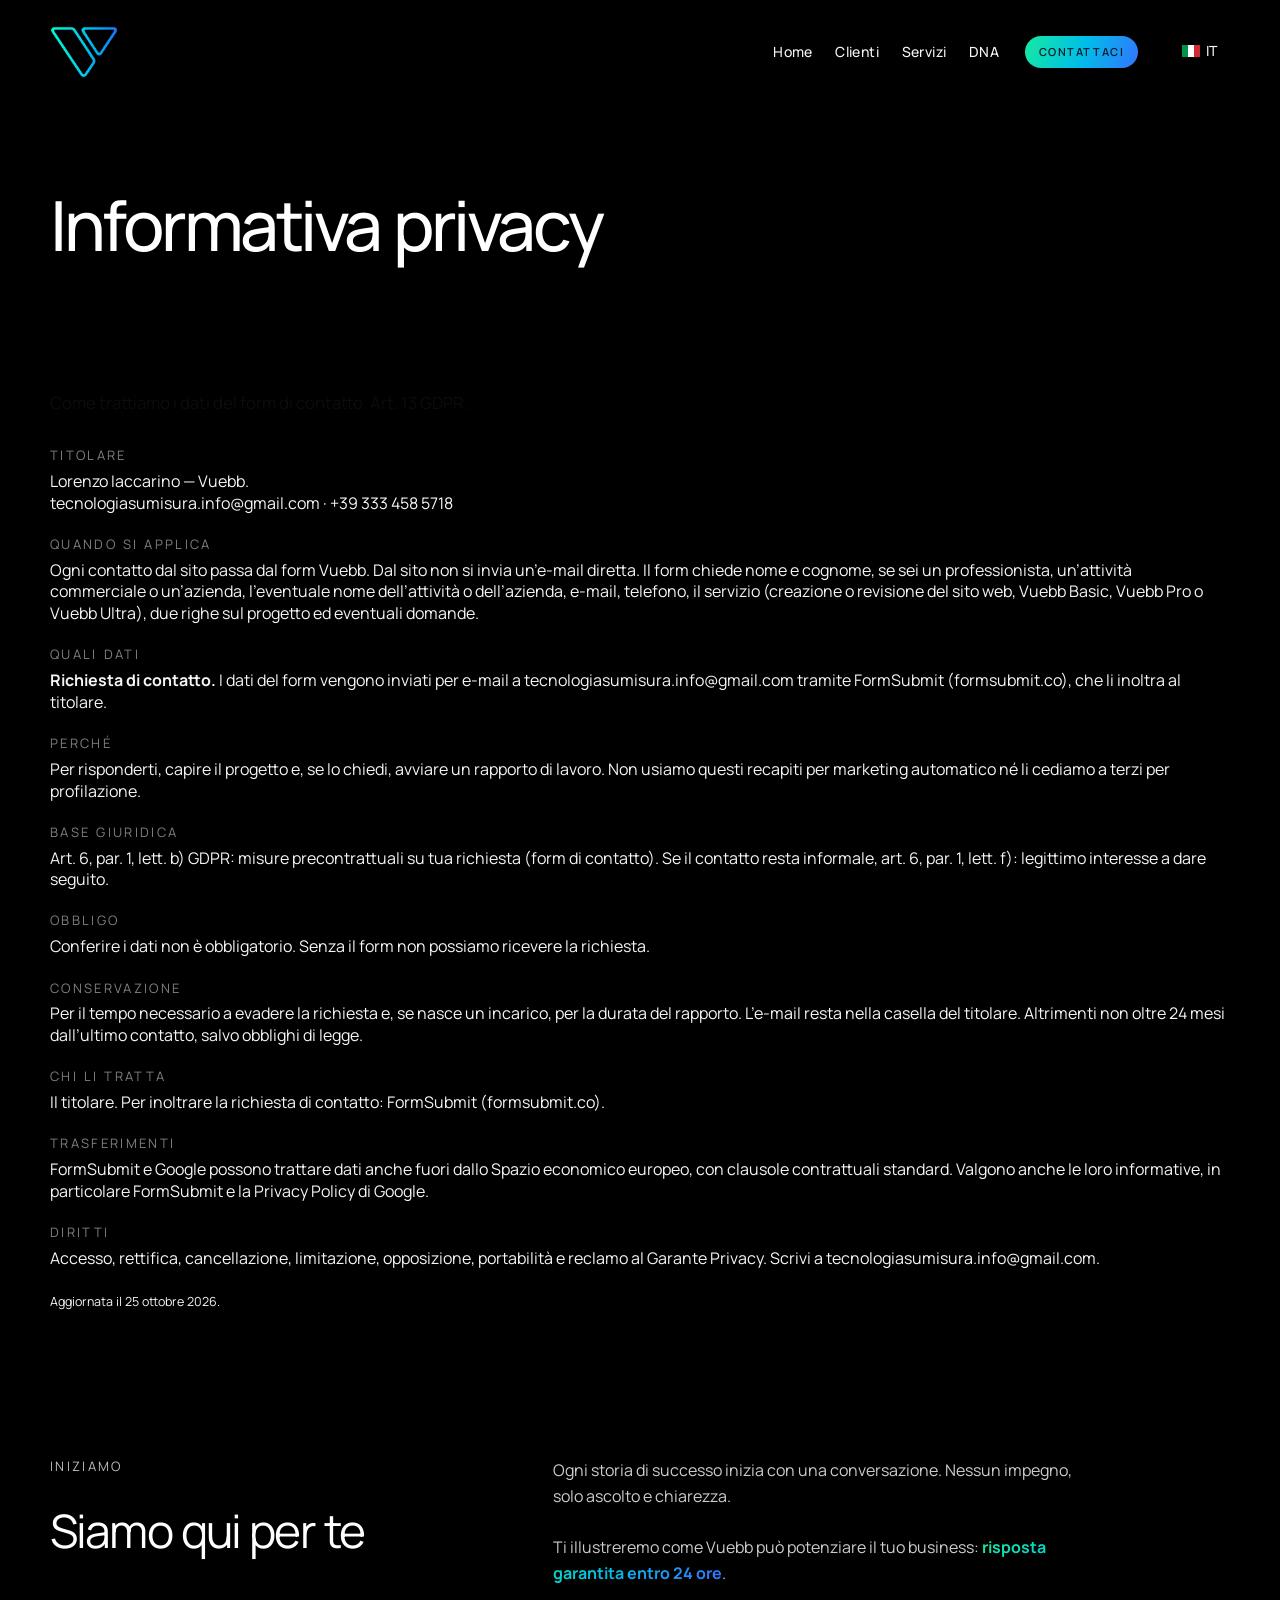
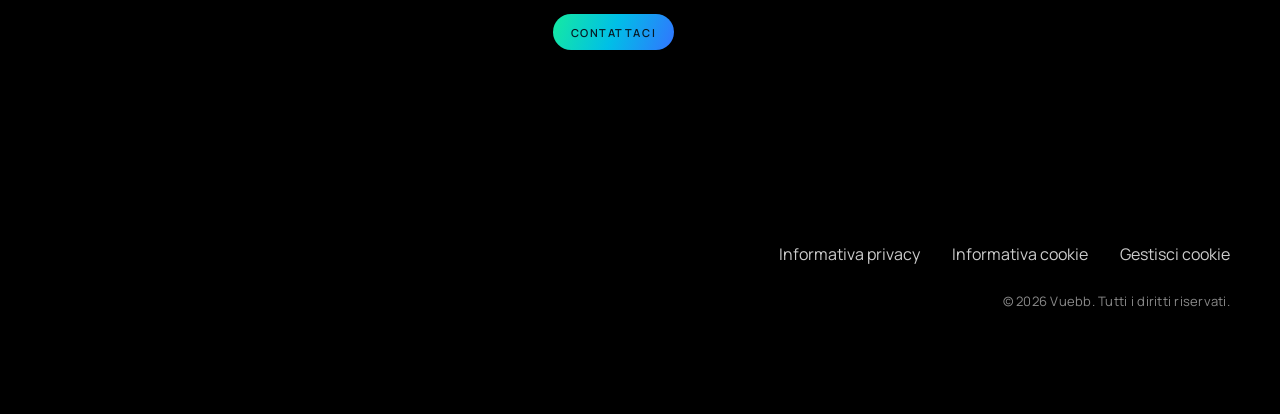
<file: privacy-policy.html>
<!DOCTYPE html>
<html lang="it">
<head>
  <script>try{if(localStorage.getItem("vuebb-lang")==="en"){document.documentElement.classList.add("i18n-wait");setTimeout(function(){document.documentElement.classList.remove("i18n-wait")},1200)}}catch(e){}</script>
  <script>(function(){function h(){try{var t=+sessionStorage.getItem("vuebb-nav-handoff");sessionStorage.removeItem("vuebb-nav-handoff");if(!t||Date.now()-t>4000||innerWidth>768)return;var d=document.documentElement;d.classList.add("nav-handoff");var go=function(){requestAnimationFrame(function(){requestAnimationFrame(function(){setTimeout(function(){d.classList.remove("nav-handoff")},80)})})};document.readyState==="loading"?document.addEventListener("DOMContentLoaded",go):go()}catch(e){}}document.prerendering?document.addEventListener("prerenderingchange",h,{once:true}):h()})()</script>
  <style>@view-transition{navigation:auto}</style>
  <script type="speculationrules">{"prerender":[{"where":{"selector_matches":".nav a, .logo-link, .contact-cta, .cta-book-float"},"eagerness":"eager"},{"where":{"and":[{"href_matches":"/*"},{"not":{"selector_matches":"[target=_blank]"}}]},"eagerness":"moderate"}],"prefetch":[{"where":{"and":[{"href_matches":"/*"},{"not":{"selector_matches":"[target=_blank]"}}]},"eagerness":"eager"}]}</script>
  <link rel="icon" href="/favicon.ico?v=20261114k" sizes="48x48">
  <link rel="icon" href="/images/favicon-vuebb-neon.svg?v=20261114k" type="image/svg+xml">
  <link rel="icon" href="/favicon-96.png?v=20261114k" type="image/png" sizes="96x96">
  <link rel="apple-touch-icon" href="/apple-touch-icon.png?v=20261114k">
  <meta charset="UTF-8">
  <meta name="viewport" content="width=device-width, initial-scale=1.0">
  <meta name="description" content="Come trattiamo i dati del form di contatto. Art. 13 GDPR.">
  <title>Informativa privacy — Vuebb</title>
  <link rel="preload" href="fonts/manrope-latin-var.woff2" as="font" type="font/woff2" crossorigin>
  <link rel="stylesheet" href="css/styles.css">
  <link rel="stylesheet" href="css/portfolio.css">
  <link rel="stylesheet" href="css/terminal.css?v=breathall-20261114">
</head>
<body class="is-ready policy-page" data-page="page.privacy" data-desc="pp.lead">
  <div class="mesh" aria-hidden="true">
    <span class="blob blob-a"></span>
    <span class="blob blob-b"></span>
    <span class="blob blob-c"></span>
    <span class="blob blob-d"></span>
  </div>
  <div class="grain" aria-hidden="true"></div>

  <header class="header" id="header">
    <div class="container header-inner">
      <a href="index.html" class="logo-link" aria-label="Vuebb Home">
        <img src="images/logo-vuebb-v.svg" alt="Vuebb" class="logo-v" width="791" height="608">
      </a>
      <nav class="nav" id="nav">
        <button type="button" class="nav-close" id="nav-close" aria-label="Chiudi menu">×</button>
        <ul class="nav-list">
          <li><a href="index.html" class="nav-link" data-i18n="nav.home">Home</a></li>
          <li><a href="per-chi.html" class="nav-link" data-i18n="nav.perchi">Clienti</a></li>
          <li><a href="servizi.html" class="nav-link" data-i18n="nav.servizi">Servizi</a></li>
          <li><a href="metodo.html" class="nav-link" data-i18n="nav.metodo">DNA</a></li>
        </ul>
        <a class="btn btn-lime btn-sm" href="contatti.html" data-i18n="nav.contatti">Contattaci</a>
      </nav>
      <button class="lang-toggle" id="langToggle" type="button" aria-label="Cambia lingua">
        <span class="flag" id="langFlag"><svg viewBox="0 0 3 2" width="18" height="12" aria-hidden="true"><rect width="1" height="2" fill="#009246"/><rect x="1" width="1" height="2" fill="#fff"/><rect x="2" width="1" height="2" fill="#ce2b37"/></svg></span>
        <span class="lang-code" id="langCode">IT</span>
      </button>
      <button class="menu-toggle" id="menu-toggle" aria-label="Apri menu" aria-expanded="false">
        <span class="menu-bar"></span>
        <span class="menu-bar"></span>
      </button>
    </div>
  </header>
  <div class="nav-backdrop" id="nav-backdrop" aria-hidden="true"></div>

  <main class="section policy-main">
    <div class="container contact-panel policy-panel">
      <div class="section-header">
        <span class="section-label" data-i18n="pp.label">Informativa</span>
        <h1 class="section-title" data-i18n="pp.title">Informativa privacy</h1>
        <p class="section-desc" data-i18n="pp.lead">Come trattiamo i dati del form di contatto. Art. 13 GDPR.</p>
      </div>
      <div class="policy-copy">
        <section class="policy-mod">
          <h2 data-i18n="pp.holder.t">Titolare</h2>
          <p data-i18n="pp.holder.p">Lorenzo Iaccarino — Vuebb.<br>tecnologiasumisura.info@gmail.com · +39 333 458 5718</p>
        </section>
        <section class="policy-mod">
          <h2 data-i18n="pp.when.t">Quando si applica</h2>
          <p data-i18n="pp.when.p">Ogni contatto dal sito passa dal form Vuebb. Dal sito non si invia un’e-mail diretta. Il form chiede nome e cognome, se sei un professionista, un’attività commerciale o un’azienda, l’eventuale nome dell’attività o dell’azienda, e-mail, telefono, il servizio (creazione o revisione del sito web, Vuebb Basic, Vuebb Pro o Vuebb Ultra), due righe sul progetto ed eventuali domande.</p>
        </section>
        <section class="policy-mod">
          <h2 data-i18n="pp.data.t">Quali dati</h2>
          <p data-i18n="pp.data.p1"><strong>Richiesta di contatto.</strong> I dati del form vengono inviati per e-mail a tecnologiasumisura.info@gmail.com tramite FormSubmit (formsubmit.co), che li inoltra al titolare.</p>
        </section>
        <section class="policy-mod">
          <h2 data-i18n="pp.why.t">Perché</h2>
          <p data-i18n="pp.why.p">Per risponderti, capire il progetto e, se lo chiedi, avviare un rapporto di lavoro. Non usiamo questi recapiti per marketing automatico né li cediamo a terzi per profilazione.</p>
        </section>
        <section class="policy-mod">
          <h2 data-i18n="pp.basis.t">Base giuridica</h2>
          <p data-i18n="pp.basis.p">Art. 6, par. 1, lett. b) GDPR: misure precontrattuali su tua richiesta (form di contatto). Se il contatto resta informale, art. 6, par. 1, lett. f): legittimo interesse a dare seguito.</p>
        </section>
        <section class="policy-mod">
          <h2 data-i18n="pp.duty.t">Obbligo</h2>
          <p data-i18n="pp.duty.p">Conferire i dati non è obbligatorio. Senza il form non possiamo ricevere la richiesta.</p>
        </section>
        <section class="policy-mod">
          <h2 data-i18n="pp.keep.t">Conservazione</h2>
          <p data-i18n="pp.keep.p">Per il tempo necessario a evadere la richiesta e, se nasce un incarico, per la durata del rapporto. L’e-mail resta nella casella del titolare. Altrimenti non oltre 24 mesi dall’ultimo contatto, salvo obblighi di legge.</p>
        </section>
        <section class="policy-mod">
          <h2 data-i18n="pp.who.t">Chi li tratta</h2>
          <p data-i18n="pp.who.p">Il titolare. Per inoltrare la richiesta di contatto: FormSubmit (formsubmit.co).</p>
        </section>
        <section class="policy-mod">
          <h2 data-i18n="pp.xfer.t">Trasferimenti</h2>
          <p data-i18n="pp.xfer.p">FormSubmit e Google possono trattare dati anche fuori dallo Spazio economico europeo, con clausole contrattuali standard. Valgono anche le loro informative, in particolare <a href="https://formsubmit.co/privacy" target="_blank" rel="noopener">FormSubmit</a> e la <a href="https://policies.google.com/privacy" target="_blank" rel="noopener">Privacy Policy di Google</a>.</p>
        </section>
        <section class="policy-mod">
          <h2 data-i18n="pp.rights.t">Diritti</h2>
          <p data-i18n="pp.rights.p">Accesso, rettifica, cancellazione, limitazione, opposizione, portabilità e reclamo al Garante Privacy. Scrivi a tecnologiasumisura.info@gmail.com.</p>
        </section>
        <p class="policy-updated" data-i18n="pp.updated">Aggiornata il 25 ottobre 2026.</p>
      </div>
    </div>
  </main>
  <section class="contact-end" id="contatto" aria-labelledby="contact-end-title">
    <div class="container contact-end-grid">
      <div class="contact-end-copy"><span class="section-label" data-i18n="cta.label">Iniziamo</span><h2 id="contact-end-title" data-i18n="cta.title">Siamo qui per te</h2><p data-i18n="cta.desc">Ogni storia di successo inizia con una conversazione. Nessun impegno, solo ascolto e chiarezza.<br><br>Ti illustreremo come Vuebb può potenziare il tuo business: <span class="cta-response-accent">risposta garantita entro 24 ore</span>.</p></div>
      <a class="btn btn-lime contact-cta" href="contatti.html" data-i18n="nav.contatti">Contattaci</a>
    </div>
  </section>
  <footer class="footer">
    <div class="container footer-inner">
      <div class="footer-legal">
        <a href="privacy-policy.html" data-i18n="legal.privacy">Informativa privacy</a>
        <a href="cookie-policy.html" data-i18n="legal.cookie">Informativa cookie</a>
        <button type="button" id="cookie-manage" data-i18n="legal.manage">Gestisci cookie</button>
      </div>
      <p class="footer-copy">&copy; 2026 Vuebb. <span data-i18n="legal.copy">Tutti i diritti riservati.</span></p>
    </div>
  </footer>

  <a class="btn btn-lime cta-book cta-book-float" href="contatti.html" data-i18n="nav.contatti">Contattaci</a>

  <script src="js/i18n.js?v=nav-20261113" defer></script>
  <script src="js/contact-footer.js?v=float-20261113" defer></script>
  <script src="js/cta-float.js?v=netlify-20261113" defer></script>
  <script src="js/main.js?v=handoff-20261113" defer></script>
</body>
</html>
</file>
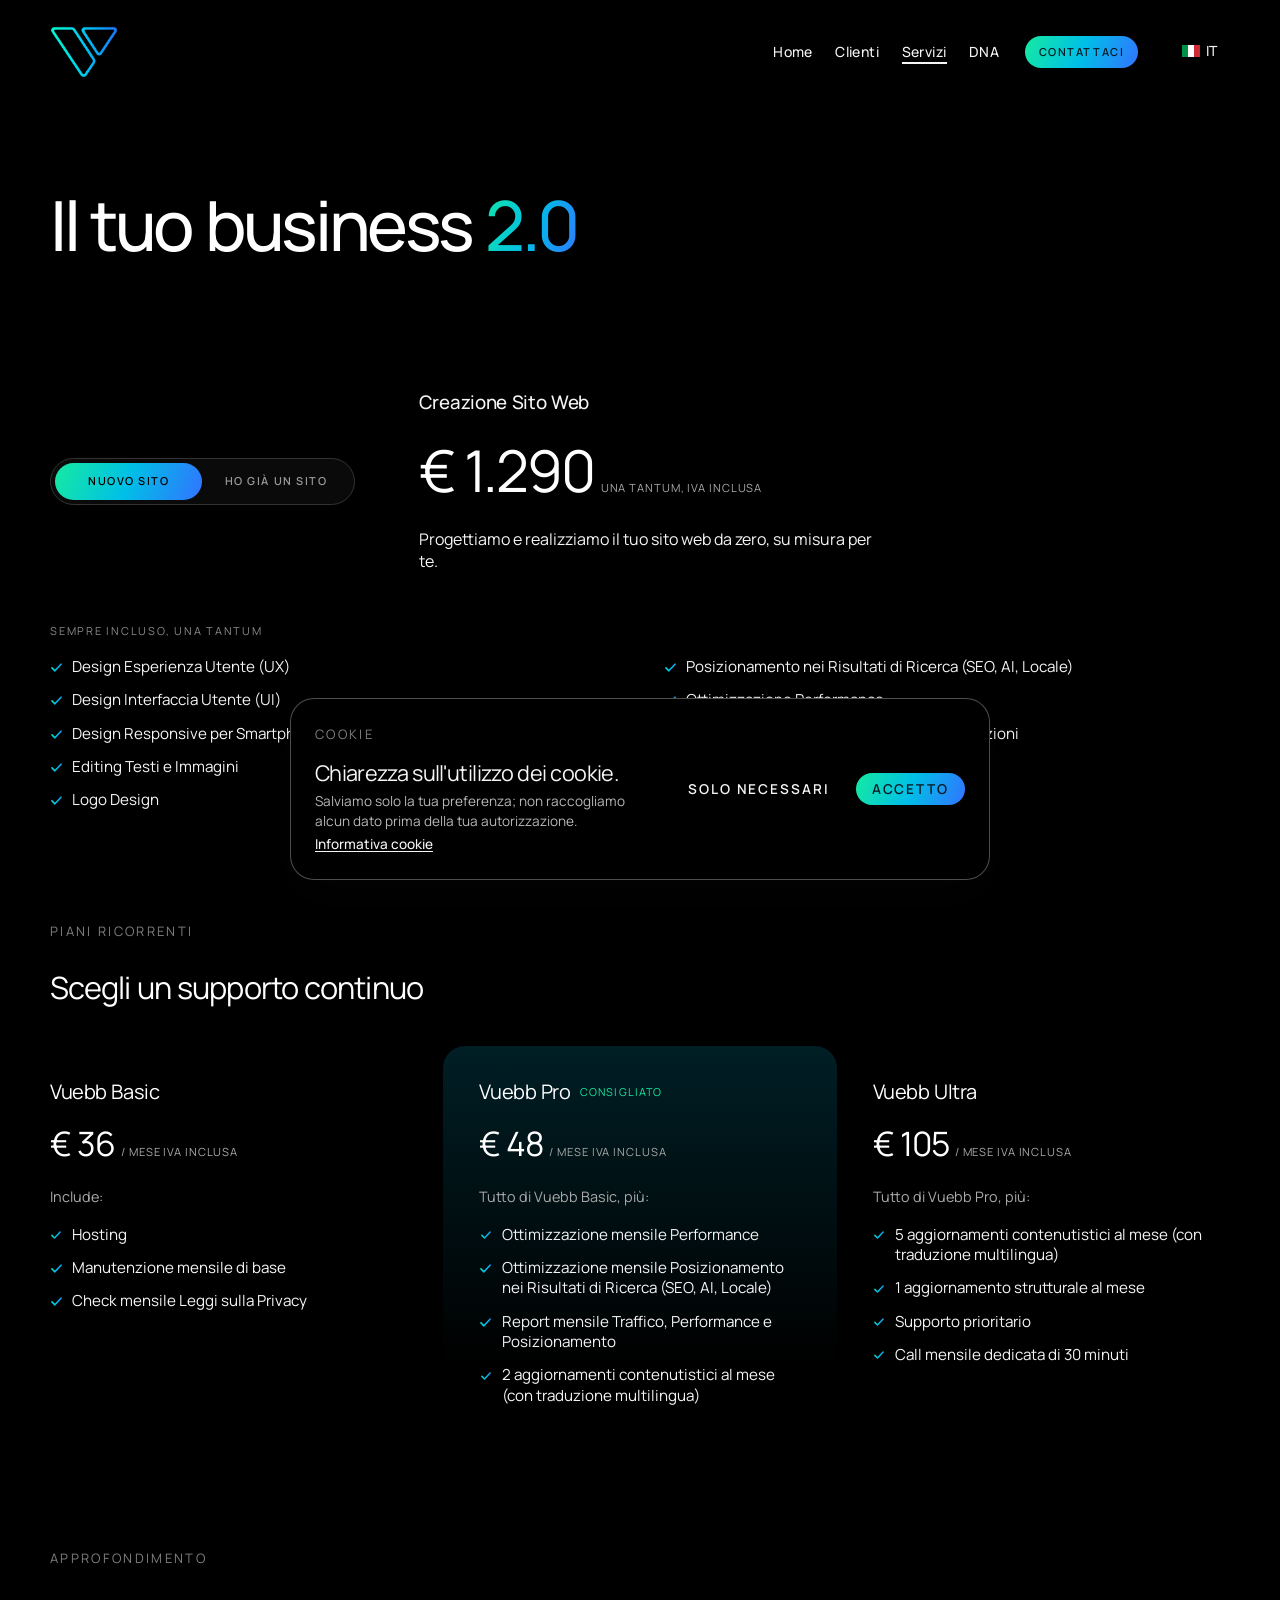
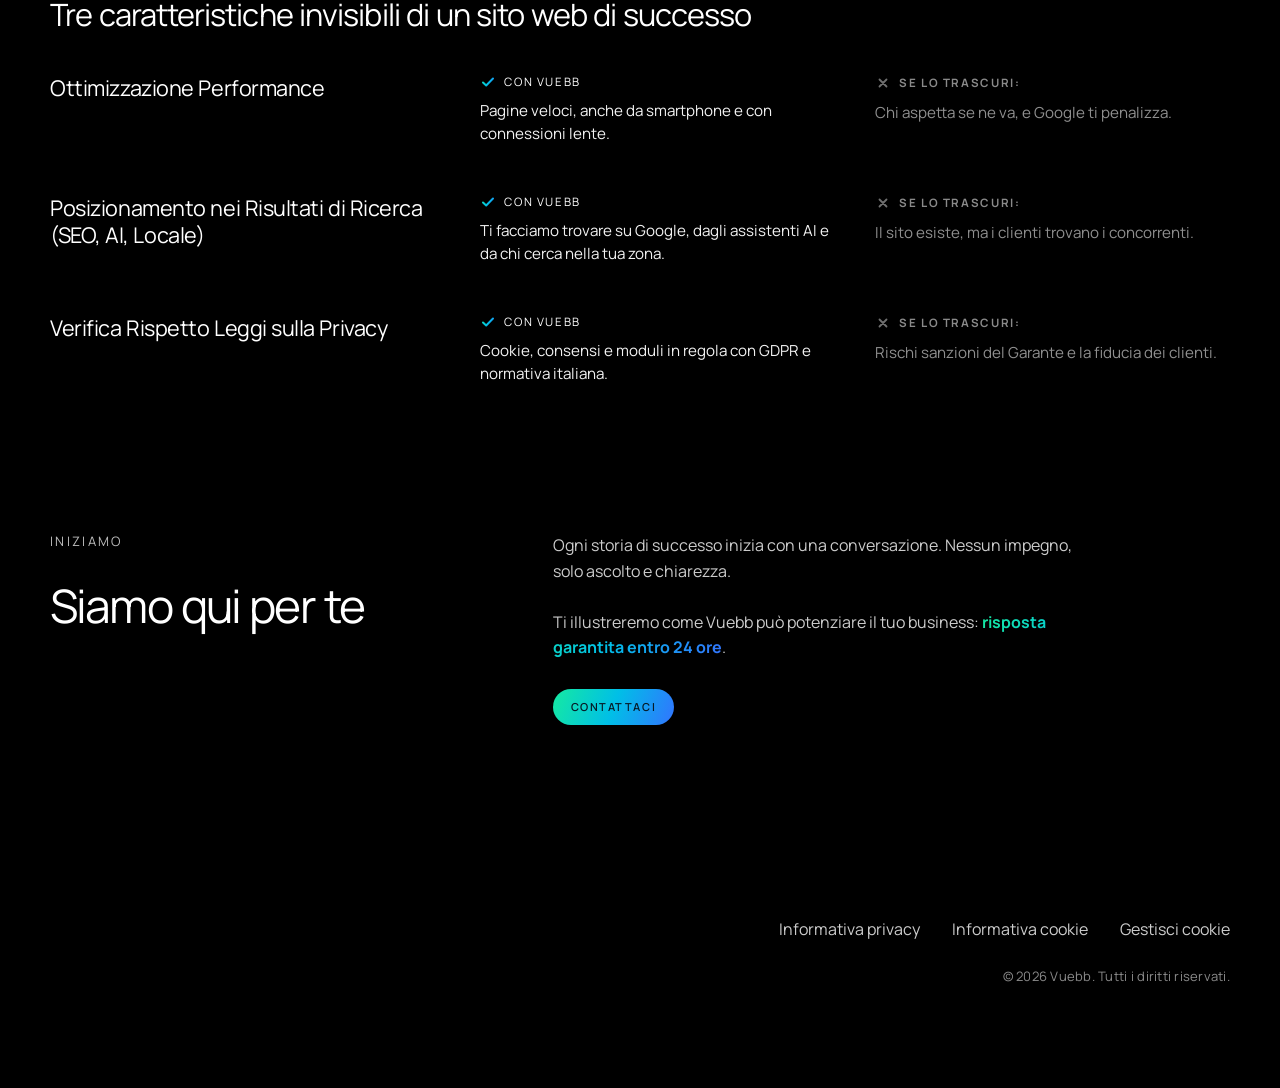
<file: servizi.html>
<!DOCTYPE html>
<html lang="it">
<head>
  <script>try{if(localStorage.getItem("vuebb-lang")==="en"){document.documentElement.classList.add("i18n-wait");setTimeout(function(){document.documentElement.classList.remove("i18n-wait")},1200)}}catch(e){}</script>
  <script>(function(){function h(){try{var t=+sessionStorage.getItem("vuebb-nav-handoff");sessionStorage.removeItem("vuebb-nav-handoff");if(!t||Date.now()-t>4000||innerWidth>768)return;var d=document.documentElement;d.classList.add("nav-handoff");var go=function(){requestAnimationFrame(function(){requestAnimationFrame(function(){setTimeout(function(){d.classList.remove("nav-handoff")},80)})})};document.readyState==="loading"?document.addEventListener("DOMContentLoaded",go):go()}catch(e){}}document.prerendering?document.addEventListener("prerenderingchange",h,{once:true}):h()})()</script>
  <style>@view-transition{navigation:auto}</style>
  <script type="speculationrules">{"prerender":[{"where":{"selector_matches":".nav a, .logo-link, .contact-cta, .cta-book-float"},"eagerness":"eager"},{"where":{"and":[{"href_matches":"/*"},{"not":{"selector_matches":"[target=_blank]"}}]},"eagerness":"moderate"}],"prefetch":[{"where":{"and":[{"href_matches":"/*"},{"not":{"selector_matches":"[target=_blank]"}}]},"eagerness":"eager"}]}</script>
  <link rel="icon" href="/favicon.ico?v=20261114k" sizes="48x48">
  <link rel="icon" href="/images/favicon-vuebb-neon.svg?v=20261114k" type="image/svg+xml">
  <link rel="icon" href="/favicon-96.png?v=20261114k" type="image/png" sizes="96x96">
  <link rel="apple-touch-icon" href="/apple-touch-icon.png?v=20261114k">
  <meta charset="UTF-8">
  <meta name="viewport" content="width=device-width, initial-scale=1.0">
  <title>Catalogo Servizi — Vuebb</title>
  <meta name="description" content="Creazione e revisione del sito web e i piani Vuebb Basic, Pro e Ultra, con attenzione a performance, posizionamento e privacy.">
  <link rel="canonical" href="https://vuebb.com/servizi">
  <link rel="manifest" href="/site.webmanifest">
  <meta property="og:type" content="website">
  <meta property="og:locale" content="it_IT">
  <meta property="og:site_name" content="Vuebb">
  <meta property="og:url" content="https://vuebb.com/servizi">
  <meta property="og:title" content="Catalogo Servizi — Vuebb">
  <meta property="og:description" content="Creazione e revisione del sito web e i piani Vuebb Basic, Pro e Ultra, con attenzione a performance, posizionamento e privacy.">
  <meta property="og:image" content="https://vuebb.com/images/og-vuebb.png">
  <meta name="twitter:card" content="summary_large_image">
  <meta name="twitter:title" content="Catalogo Servizi — Vuebb">
  <meta name="twitter:description" content="Creazione e revisione del sito web e i piani Vuebb Basic, Pro e Ultra, con attenzione a performance, posizionamento e privacy.">
  <meta name="twitter:image" content="https://vuebb.com/images/og-vuebb.png">
  <link rel="preload" href="fonts/manrope-latin-var.woff2" as="font" type="font/woff2" crossorigin>
  <link rel="stylesheet" href="css/styles.css">
  <link rel="stylesheet" href="css/boot.css" media="print" onload="this.media='all'">
  <link rel="stylesheet" href="css/portfolio.css" media="print" onload="this.media='all'">
  <link rel="stylesheet" href="css/metodo.css" media="print" onload="this.media='all'">
  <link rel="stylesheet" href="css/terminal.css?v=breathall-20261114">
</head>
<body data-i18n-title="page.servizi">
  <div class="mesh" aria-hidden="true">
    <span class="blob blob-a"></span>
    <span class="blob blob-b"></span>
    <span class="blob blob-c"></span>
    <span class="blob blob-d"></span>
  </div>
  <div class="grain" aria-hidden="true"></div>
  <div class="nav-backdrop" id="nav-backdrop" aria-hidden="true"></div>

  <header class="header" id="header">
    <div class="container header-inner">
      <a href="index.html" class="logo-link" aria-label="Vuebb Home">
        <img src="images/logo-vuebb-v.svg" alt="Vuebb" class="logo-v" width="791" height="608">
      </a>
      <nav class="nav" id="nav">
        <button type="button" class="nav-close" id="nav-close" aria-label="Chiudi menu">×</button>
        <ul class="nav-list">
          <li><a href="index.html" class="nav-link" data-i18n="nav.home">Home</a></li>
          <li><a href="per-chi.html" class="nav-link" data-i18n="nav.perchi">Clienti</a></li>
          <li><a href="servizi.html" class="nav-link active" aria-current="page" data-i18n="nav.servizi">Servizi</a></li>
          <li><a href="metodo.html" class="nav-link" data-i18n="nav.metodo">DNA</a></li>
        </ul>
        <a class="btn btn-lime btn-sm" href="contatti.html" data-i18n="nav.contatti">Contattaci</a>
      </nav>
      <button class="lang-toggle" id="langToggle" type="button" aria-label="Cambia lingua">
        <span class="flag" id="langFlag"><svg viewBox="0 0 3 2" width="18" height="12" aria-hidden="true"><rect width="1" height="2" fill="#009246"/><rect x="1" width="1" height="2" fill="#fff"/><rect x="2" width="1" height="2" fill="#ce2b37"/></svg></span>
        <span class="lang-code" id="langCode">IT</span>
      </button>
      <button class="menu-toggle" id="menu-toggle" aria-label="Apri menu" aria-expanded="false">
        <span class="menu-bar"></span>
        <span class="menu-bar"></span>
      </button>
    </div>
  </header>

  <main class="page-main">
  <section class="section servizi" id="servizi">
    <div class="container">
      <div class="section-header">
        <h1 class="section-title" data-i18n="serv.title">Il tuo business <span class="gradient-text">2.0</span></h1>
      </div>
      <div class="catalog-bundle">
      <div class="service-switch" data-active="create">
        <div class="switch-head">
          <div class="switch" role="tablist" aria-label="Tipo di servizio">
            <span class="switch-thumb" aria-hidden="true"></span>
            <button type="button" role="tab" id="tab-create" aria-selected="true" aria-controls="pane-create" data-target="create" data-i18n="serv.switch.new">Nuovo sito</button>
            <button type="button" role="tab" id="tab-review" aria-selected="false" aria-controls="pane-review" data-target="review" data-i18n="serv.switch.existing">Ho già un sito</button>
          </div>
        </div>
        <div class="switch-panes">
          <div class="switch-pane is-active" id="pane-create" role="tabpanel" aria-labelledby="tab-create" data-pane="create">
            <h3 data-i18n="lead.service.create">Creazione Sito Web</h3>
            <span class="service-cadence" data-i18n="serv.create.price"><strong>€ 1.290</strong> una tantum, IVA inclusa</span>
            <p data-i18n="serv.create.desc">Progettiamo e realizziamo il tuo sito web da zero, su misura per te.</p>
          </div>
          <div class="switch-pane" id="pane-review" role="tabpanel" aria-labelledby="tab-review" data-pane="review">
            <h3 data-i18n="lead.service.review">Revisione Sito Web</h3>
            <span class="service-cadence" data-i18n="serv.review.price"><strong>€ 680</strong> una tantum, IVA inclusa</span>
            <p data-i18n="serv.review.desc">Analizziamo il sito che hai già e lo miglioriamo, senza ripartire da zero.</p>
          </div>
        </div>
        <div class="shared-features">
          <p class="plan-inherit" data-i18n="serv.shared.includes">Sempre incluso, una tantum</p>
          <ul>
            <li data-i18n="serv.create.ux">Design Esperienza Utente (UX)</li>
            <li data-i18n="serv.create.ui">Design Interfaccia Utente (UI)</li>
            <li data-i18n="serv.create.responsive">Design Responsive per Smartphone e Tablet</li>
            <li data-i18n="serv.create.copy">Editing Testi e Immagini</li>
            <li data-i18n="serv.create.logo">Logo Design</li>
            <li data-i18n="lead.service.seo">Posizionamento nei Risultati di Ricerca (SEO, AI, Locale)</li>
            <li data-i18n="lead.service.performance">Ottimizzazione Performance</li>
            <li data-i18n="serv.create.forms">Form di contatto, di prenotazione e automazioni</li>
            <li data-i18n="serv.create.multilang">Traduzione multilingua</li>
            <li data-i18n="lead.service.privacy">Verifica Rispetto Leggi sulla Privacy</li>
          </ul>
        </div>
      </div>
      <section class="plan-addon" aria-labelledby="plans-title">
        <div class="plan-head">
          <div>
            <span class="section-label" data-i18n="serv.plans.label">Piani ricorrenti</span>
            <h2 class="catalog-heading" id="plans-title" data-i18n="serv.plans.title">Scegli un supporto continuo</h2>
          </div>
        </div>
        <div class="plan-grid">
          <article class="plan-card">
            <h3 data-i18n="lead.service.basic">Vuebb Basic</h3>
            <span class="service-cadence" data-i18n="serv.basic.price"><strong>€ 36</strong> / mese IVA inclusa</span>
            <p class="plan-inherit" data-i18n="serv.plan.includes">Include:</p>
            <ul>
              <li data-i18n="serv.plan.hosting">Hosting</li>
              <li data-i18n="serv.plan.maint">Manutenzione mensile di base</li>
              <li data-i18n="serv.plan.privacy">Check mensile Leggi sulla Privacy</li>
            </ul>
          </article>
          <article class="plan-card plan-card--featured">
            <div class="plan-title"><h3 data-i18n="lead.service.maintenance">Vuebb Pro</h3><span class="plan-badge" data-i18n="serv.plan.recommended">Consigliato</span></div>
            <span class="service-cadence" data-i18n="serv.care.price"><strong>€ 48</strong> / mese IVA inclusa</span>
            <p class="plan-inherit" data-i18n="serv.plan.fromBasic">Tutto di Vuebb Basic, più:</p>
            <ul>
              <li data-i18n="serv.plan.perf">Ottimizzazione mensile Performance</li>
              <li data-i18n="serv.plan.seo">Ottimizzazione mensile Posizionamento nei Risultati di Ricerca (SEO, AI, Locale)</li>
              <li data-i18n="serv.plan.report">Report mensile Traffico, Performance e Posizionamento</li>
              <li data-i18n="serv.plan.content2">2 aggiornamenti contenutistici al mese (con traduzione multilingua)</li>
            </ul>
          </article>
          <article class="plan-card">
            <h3 data-i18n="lead.service.ultra">Vuebb Ultra</h3>
            <span class="service-cadence" data-i18n="serv.ultra.price"><strong>€ 105</strong> / mese IVA inclusa</span>
            <p class="plan-inherit" data-i18n="serv.plan.fromPro">Tutto di Vuebb Pro, più:</p>
            <ul>
              <li data-i18n="serv.plan.content5">5 aggiornamenti contenutistici al mese (con traduzione multilingua)</li>
              <li data-i18n="serv.plan.structural">1 aggiornamento strutturale al mese</li>
              <li data-i18n="serv.plan.priority">Supporto prioritario</li>
              <li data-i18n="serv.plan.call">Call mensile dedicata di 30 minuti</li>
            </ul>
          </article>
        </div>
      </section>
      </div>
      <section class="catalog-deep" aria-labelledby="deep-title">
        <div class="plan-head">
          <span class="section-label" data-i18n="serv.deep.label">Approfondimento</span>
          <h2 class="catalog-heading" id="deep-title" data-i18n="serv.deep.title">Tre caratteristiche invisibili di un sito web di successo</h2>
        </div>
        <div class="deep-grid">
          <article class="deep-item">
            <h3 data-i18n="lead.service.performance">Ottimizzazione Performance</h3>
            <div class="deep-with"><span class="deep-tag" data-i18n="serv.deep.with">Con Vuebb</span><p data-i18n="serv.deep.perf.what">Pagine veloci, anche da smartphone e con connessioni lente.</p></div>
            <p class="deep-risk"><span class="cta-response-accent" data-i18n="serv.deep.risk">Se lo trascuri:</span> <span data-i18n="serv.deep.perf.risk">Chi aspetta se ne va, e Google ti penalizza.</span></p>
          </article>
          <article class="deep-item">
            <h3 data-i18n="lead.service.seo">Posizionamento nei Risultati di Ricerca (SEO, AI, Locale)</h3>
            <div class="deep-with"><span class="deep-tag" data-i18n="serv.deep.with">Con Vuebb</span><p data-i18n="serv.deep.seo.what">Ti facciamo trovare su Google, dagli assistenti AI e da chi cerca nella tua zona.</p></div>
            <p class="deep-risk"><span class="cta-response-accent" data-i18n="serv.deep.risk">Se lo trascuri:</span> <span data-i18n="serv.deep.seo.risk">Il sito esiste, ma i clienti trovano i concorrenti.</span></p>
          </article>
          <article class="deep-item">
            <h3 data-i18n="lead.service.privacy">Verifica Rispetto Leggi sulla Privacy</h3>
            <div class="deep-with"><span class="deep-tag" data-i18n="serv.deep.with">Con Vuebb</span><p data-i18n="serv.deep.priv.what">Cookie, consensi e moduli in regola con GDPR e normativa italiana.</p></div>
            <p class="deep-risk"><span class="cta-response-accent" data-i18n="serv.deep.risk">Se lo trascuri:</span> <span data-i18n="serv.deep.priv.risk">Rischi sanzioni del Garante e la fiducia dei clienti.</span></p>
          </article>
        </div>
      </section>
    </div>
  </section>
  </main>

  <section class="contact-end" id="contatto" aria-labelledby="contact-end-title">
    <div class="container contact-end-grid">
      <div class="contact-end-copy"><span class="section-label" data-i18n="cta.label">Iniziamo</span><h2 id="contact-end-title" data-i18n="cta.title">Siamo qui per te</h2><p data-i18n="cta.desc">Ogni storia di successo inizia con una conversazione. Nessun impegno, solo ascolto e chiarezza.<br><br>Ti illustreremo come Vuebb può potenziare il tuo business: <span class="cta-response-accent">risposta garantita entro 24 ore</span>.</p></div>
      <a class="btn btn-lime contact-cta" href="contatti.html" data-i18n="nav.contatti">Contattaci</a>
    </div>
  </section>

  <footer class="footer">
    <div class="container footer-inner">
      <div class="footer-legal">
        <a href="privacy-policy.html" data-i18n="legal.privacy">Informativa privacy</a>
        <a href="cookie-policy.html" data-i18n="legal.cookie">Informativa cookie</a>
        <button type="button" id="cookie-manage" data-i18n="legal.manage">Gestisci cookie</button>
      </div>
      <p class="footer-copy">&copy; 2026 Vuebb. <span data-i18n="legal.copy">Tutti i diritti riservati.</span></p>
    </div>
  </footer>

  <a class="btn btn-lime cta-book cta-book-float" href="contatti.html" data-i18n="nav.contatti">Contattaci</a>

  <div class="cookie-banner" id="cookie-banner" hidden role="dialog" aria-labelledby="cookie-title" aria-describedby="cookie-text">
    <div class="cookie-banner-inner">
      <div class="cookie-copy">
        <span class="section-label">Cookie</span>
        <h2 id="cookie-title" data-i18n="cookie.title">Chiarezza sull'utilizzo dei cookie.</h2>
        <p id="cookie-text" data-i18n="cookie.text">Salviamo solo la tua preferenza; non raccogliamo alcun dato prima della tua autorizzazione. <a href="cookie-policy.html" target="_blank" rel="noopener">Informativa cookie</a></p>
      </div>
      <div class="cookie-actions">
        <button type="button" class="btn btn-ghost btn-sm" id="cookie-reject" data-i18n="cookie.reject">Solo necessari</button>
        <button type="button" class="btn btn-lime btn-sm" id="cookie-accept" data-i18n="cookie.accept">Accetto</button>
      </div>
    </div>
  </div>


  <script src="js/i18n.js?v=nav-20261113" defer></script>
  <script src="js/contact-footer.js?v=float-20261113" defer></script>
  <script src="js/cta-float.js?v=netlify-20261113" defer></script>
  <script src="js/main.js?v=handoff-20261113" defer></script>
  <script src="js/service-switch.js" defer></script>
  <script src="js/logo-fill.js" defer></script>
</body>
</html>
</file>
<file: css/styles.css>
/* TSM — grainy dark UI, galaxy palette */

:root {
  --bg: #07060c;
  --bg-2: #14081f;
  --ink: #eef4ff;
  --muted: #9aa3c4;
  --lime: #2ee8e4;
  --lime-2: #8ff7f3;
  --cyan: #2ee8e4;
  --blue: #121e8a;
  --magenta: #b31a78;
  --violet: #2a0848;
  --line: rgba(142, 247, 243, 0.12);
  --font: "Manrope", system-ui, sans-serif;
  --header: 76px;
  --section-y: 4.5rem;
  --radius: 28px;
  --ease: cubic-bezier(0.16, 1, 0.3, 1);
  --reveal-y: -16px;
  --reveal-dur: 0.85s;
}

*,
*::before,
*::after {
  box-sizing: border-box;
  margin: 0;
  padding: 0;
}

html {
  scroll-behavior: smooth;
  scroll-padding-top: var(--header);
  -webkit-font-smoothing: antialiased;
}

body {
  font-family: var(--font);
  background: var(--bg);
  color: var(--ink);
  line-height: 1.35;
  overflow-x: hidden;
}

img {
  max-width: 100%;
  display: block;
}

a {
  color: inherit;
  text-decoration: none;
}

ul,
ol {
  list-style: none;
}

button {
  font: inherit;
  background: none;
  border: none;
  cursor: pointer;
  color: inherit;
}

.container {
  width: min(1180px, calc(100% - 40px));
  margin: 0 auto;
}

.grain {
  position: fixed;
  inset: 0;
  pointer-events: none;
  z-index: 8;
  opacity: 0.22;
  mix-blend-mode: overlay;
  background-image: url("data:image/svg+xml;utf8,<svg xmlns='http://www.w3.org/2000/svg' width='180' height='180'><filter id='n'><feTurbulence type='fractalNoise' baseFrequency='0.85' numOctaves='4' stitchTiles='stitch'/><feColorMatrix values='0 0 0 0 1  0 0 0 0 1  0 0 0 0 1  0 0 0 0.7 0'/></filter><rect width='100%' height='100%' filter='url(%23n)'/></svg>");
}

.mesh {
  position: fixed;
  inset: 0;
  z-index: 0;
  overflow: hidden;
  pointer-events: none;
}

.blob {
  position: absolute;
  border-radius: 50%;
  filter: blur(70px);
  opacity: 0.55;
  animation: none;
}

.blob-a {
  width: 52vw;
  height: 52vw;
  left: 8%;
  bottom: -18%;
  background: radial-gradient(circle, #b31a78 0%, transparent 70%);
}

.blob-b {
  width: 44vw;
  height: 44vw;
  right: -8%;
  top: 8%;
  background: radial-gradient(circle, #2ee8e4 0%, transparent 68%);
  animation-duration: 22s;
}

.blob-c {
  width: 48vw;
  height: 48vw;
  left: 18%;
  top: 28%;
  background: radial-gradient(circle, #121e8a 0%, transparent 70%);
  animation-duration: 26s;
}

.blob-d {
  width: 36vw;
  height: 36vw;
  left: -10%;
  top: -8%;
  background: radial-gradient(circle, #2a0848 0%, transparent 70%);
  animation-duration: 16s;
}

@keyframes drift {
  from { transform: translate3d(0, 0, 0) scale(1); }
  to { transform: translate3d(4%, -6%, 0) scale(1.12); }
}

.nav-backdrop {
  display: none;
}

.header,
.section,
.hero,
.footer {
  position: relative;
  z-index: 1;
}

.header {
  position: fixed;
  inset: 0 0 auto 0;
  height: var(--header);
  z-index: 20;
  background: rgba(7, 6, 12, 0.58);
  backdrop-filter: blur(18px);
  border-bottom: 1px solid var(--line);
}

.header-inner {
  height: 100%;
  display: flex;
  align-items: center;
  justify-content: space-between;
}

.header-actions {
  display: flex;
  align-items: center;
  gap: 1rem;
}

.policy-page .header-inner {
  display: grid;
  grid-template-columns: 1fr auto 1fr;
  align-items: center;
}
.policy-page .header-inner > .logo-link { justify-self: start; }
.policy-page .header-inner > .btn { justify-self: center; }
.policy-page .header-inner > .lang-toggle { justify-self: end; }

.logo-link {
  display: flex;
  align-items: center;
}



.logo-mark,
.footer-mark {
  font-weight: 600;
  letter-spacing: -0.045em;
  line-height: 0.98;
  color: var(--ink);
}

.logo-mark {
  font-size: 1.55rem;
  transition: color 0.35s var(--ease), transform 0.45s var(--ease);
}

.footer-mark {
  font-size: clamp(2.2rem, 5vw, 3.4rem);
}

.logo-link:hover 

.logo-link:hover .logo-mark,
.logo-link.is-hover .logo-mark {
  color: var(--lime);
}

.nav {
  display: flex;
  align-items: center;
  gap: 1.6rem;
}

.nav-list {
  display: flex;
  gap: 1.4rem;
}

.nav-link {
  position: relative;
  font-size: 0.82rem;
  font-weight: 500;
  color: var(--muted);
  padding-bottom: 0.2rem;
  transition: color 0.35s var(--ease);
}

.nav-link::after {
  content: '';
  position: absolute;
  left: 0;
  bottom: 0;
  width: 100%;
  height: 1px;
  background: linear-gradient(90deg, var(--magenta), var(--lime));
  transform: scaleX(0);
  transform-origin: left;
  transition: transform 0.4s var(--ease);
}

.nav-link.active {
  color: var(--lime);
}

.nav-link.active::after {
  transform: scaleX(1);
  opacity: 1;
  height: 2px;
}

@media (hover: hover) and (pointer: fine) {
  .nav-link:hover,
  .nav-link.is-hover {
    color: var(--lime);
  }
  .nav-link:hover::after,
  .nav-link.is-hover::after {
    transform: scaleX(1);
  }
}

.nav-close {
  display: none;
}

.menu-toggle {
  display: none;
  flex-direction: column;
  gap: 6px;
  width: 28px;
}

.lang-toggle {
  display: inline-flex;
  align-items: center;
  justify-content: center;
  gap: 0.35rem;
  height: 38px;
  padding: 0 0.7rem;
  border-radius: 8px;
  border: 1px solid var(--line);
  background: rgba(255, 255, 255, 0.04);
  color: var(--ink);
  font-size: 0.78rem;
  font-weight: 600;
  letter-spacing: 0.03em;
  cursor: pointer;
  flex-shrink: 0;
  transition: border-color 0.35s var(--ease), color 0.35s var(--ease), background 0.35s var(--ease);
}

.lang-toggle .flag {
  font-size: 1.05rem;
  line-height: 1;
}

.lang-toggle:hover,
.lang-toggle:focus-visible {
  border-color: rgba(46, 232, 228, 0.45);
  color: var(--lime);
  background: rgba(46, 232, 228, 0.08);
}

.menu-bar {
  height: 1.5px;
  background: var(--ink);
  transition: transform 0.3s var(--ease);
}

.menu-toggle.active .menu-bar:first-child {
  transform: translateY(3.75px) rotate(45deg);
}

.menu-toggle.active .menu-bar:last-child {
  transform: translateY(-3.75px) rotate(-45deg);
}

.btn {
  display: inline-flex;
  align-items: center;
  justify-content: center;
  height: 48px;
  padding: 0 1.35rem;
  border-radius: 999px;
  font-weight: 600;
  font-size: 0.92rem;
  position: relative;
  overflow: hidden;
  isolation: isolate;
  transition:
    transform 0.4s var(--ease),
    background 0.4s var(--ease),
    color 0.4s var(--ease),
    border-color 0.4s var(--ease),
    box-shadow 0.4s var(--ease);
}

.btn::after {
  content: '';
  position: absolute;
  inset: 0;
  background: linear-gradient(115deg, transparent 25%, rgba(255, 255, 255, 0.38) 50%, transparent 75%);
  transform: translateX(-130%);
  transition: transform 0.7s var(--ease);
  pointer-events: none;
}

.btn:hover,
.btn.is-hover {
  transform: translateY(-8px);
  border-color: rgba(46, 232, 228, 0.45);
  box-shadow:
    0 22px 50px rgba(7, 6, 12, 0.35),
    0 0 0 1px rgba(46, 232, 228, 0.12),
    0 16px 40px rgba(46, 232, 228, 0.08);
}

.btn:hover::after,
.btn.is-hover::after {
  transform: translateX(130%);
}

.btn:active {
  transform: translateY(-1px);
}

.btn-lime {
  background: var(--lime);
  color: #07060c;
}

.btn-lime:hover,
.btn-lime.is-hover {
  background: var(--lime-2);
  box-shadow:
    0 22px 50px rgba(7, 6, 12, 0.35),
    0 0 0 1px rgba(46, 232, 228, 0.12),
    0 16px 40px rgba(46, 232, 228, 0.18);
}

.btn-ghost {
  border: 1px solid var(--line);
  background: rgba(255, 255, 255, 0.04);
}

.btn-ghost:hover,
.btn-ghost.is-hover {
  border-color: rgba(46, 232, 228, 0.45);
  color: var(--lime);
  background: rgba(46, 232, 228, 0.08);
}

.btn-sm {
  height: 38px;
  padding: 0 1rem;
  font-size: 0.8rem;
}

.hero {
  min-height: 0;
  display: flex;
  align-items: flex-end;
  justify-content: center;
  padding: calc(var(--header) + 4.5rem) 0 0;
}

.hero-content {
  max-width: 860px;
  margin: 0 auto;
  text-align: center;
}

.chip {
  margin-bottom: 0.1rem;
  display: inline-flex;
  padding: 0.4rem 0.8rem;
  border-radius: 999px;
  border: 1px solid rgba(46, 232, 228, 0.4);
  background: rgba(46, 232, 228, 0.1);
  color: var(--lime);
  font-size: 0.75rem;
  font-weight: 500;
  letter-spacing: 0.04em;
  margin-bottom: 1.4rem;
}

.chip:hover,
.chip.is-hover,
.hero-content.is-in .chip:hover {
  transform: translateY(-8px);
  border-color: rgba(46, 232, 228, 0.45);
  box-shadow:
    0 22px 50px rgba(7, 6, 12, 0.35),
    0 0 0 1px rgba(46, 232, 228, 0.12),
    0 16px 40px rgba(46, 232, 228, 0.08);
}

.hero-title,
.section-title {
  font-weight: 600;
  letter-spacing: -0.045em;
  line-height: 0.98;
}

.hero-title {
  font-size: clamp(3.4rem, 9vw, 7.2rem);
  margin-bottom: 1.2rem;
}

.hero-tagline,
.section-desc {
  color: var(--muted);
  font-weight: 400;
  max-width: 36rem;
}

.hero-tagline {
  margin-top: 0.4rem;
  font-size: clamp(1.05rem, 2vw, 1.3rem);
  margin: 1.2rem auto 3rem;
}

.hero-actions {
  margin-top: 0.8rem;
  display: flex;
  gap: 0.8rem;
  flex-wrap: wrap;
  justify-content: center;
}

.section {
  padding: var(--section-y) 0;
}

.section-header {
  margin-bottom: 2.5rem;
}

.section-label {
  display: inline-block;
  color: var(--lime);
  font-size: 0.75rem;
  font-weight: 600;
  letter-spacing: 0.16em;
  text-transform: uppercase;
  margin-bottom: 0.9rem;
}

.section-title {
  font-size: clamp(2.1rem, 5vw, 3.8rem);
  margin-bottom: 0.9rem;
}

.section-desc {
  font-size: 1.05rem;
  line-height: 1.45;
}

.spec-grid,
.product-grid,
.quote-grid,
.price-grid {
  display: grid;
  gap: 1rem;
}

.spec-grid,
.quote-grid,
.price-grid {
  grid-template-columns: repeat(3, 1fr);
}

.product-grid {
  grid-template-columns: repeat(3, 1fr);
}

.spec-card,
.product-card,
.quote-card,
.price-card,
.contact-panel,
.steps li {
  background: rgba(255, 255, 255, 0.04);
  border: 1px solid var(--line);
  border-radius: var(--radius);
  backdrop-filter: blur(16px);
  position: relative;
  overflow: hidden;
  transition:
    transform 0.5s var(--ease),
    border-color 0.5s var(--ease),
    box-shadow 0.5s var(--ease),
    background 0.5s var(--ease);
}

.spec-card:hover,
.spec-card.is-hover,
.quote-card:hover,
.quote-card.is-hover,
.price-card:hover,
.price-card.is-hover,
.steps li:hover,
.steps li.is-hover,
.product-card:hover,
.product-card.is-hover,
.contact-panel:hover,
.contact-panel.is-hover {
  transform: translateY(-8px);
  border-color: rgba(46, 232, 228, 0.45);
  box-shadow:
    0 22px 50px rgba(7, 6, 12, 0.35),
    0 0 0 1px rgba(46, 232, 228, 0.12),
    0 16px 40px rgba(46, 232, 228, 0.08);
}

.spec-card::before,
.quote-card::before,
.price-card::before,
.steps li::before,
.contact-panel::before,
.product-card::after {
  content: '';
  position: absolute;
  inset: 0;
  border-radius: inherit;
  background: linear-gradient(115deg, transparent 25%, rgba(46, 232, 228, 0.1) 48%, transparent 72%);
  transform: translateX(-120%);
  transition: transform 0.85s var(--ease);
  pointer-events: none;
  z-index: 2;
}

.spec-card:hover::before,
.spec-card.is-hover::before,
.quote-card:hover::before,
.quote-card.is-hover::before,
.price-card:hover::before,
.price-card.is-hover::before,
.steps li:hover::before,
.steps li.is-hover::before,
.contact-panel:hover::before,
.contact-panel.is-hover::before,
.product-card:hover::after,
.product-card.is-hover::after {
  transform: translateX(120%);
}

.spec-card,
.quote-card {
  padding: 1.6rem;
}

.spec-card h3,
.quote-card h3,
.product-body h3,
.price-card h3,
.steps h3 {
  font-size: 1.2rem;
  font-weight: 600;
  margin-bottom: 0.6rem;
  letter-spacing: -0.03em;
}

.spec-card p,
.quote-card p,
.product-body p,
.price-card .note,
.steps p {
  color: var(--muted);
  font-weight: 400;
  line-height: 1.45;
}

.spec-card.highlight {
  background: linear-gradient(180deg, rgba(46, 232, 228, 0.16), rgba(179, 26, 120, 0.14));
  border-color: rgba(46, 232, 228, 0.45);
}

.product-card {
  overflow: hidden;
  display: flex;
  flex-direction: column;
}

.product-visual {
  height: 22px;
  position: relative;
  overflow: hidden;
  transition: transform 0.8s var(--ease), filter 0.8s var(--ease);
}

.product-card:hover .product-visual,
.product-card.is-hover .product-visual {
  transform: scale(1.07);
  filter: saturate(1.15) brightness(1.08);
}

.product-visual::after {
  content: '';
  position: absolute;
  inset: 0;
  opacity: 0.35;
  background-image: url("data:image/svg+xml;utf8,<svg xmlns='http://www.w3.org/2000/svg' width='120' height='120'><filter id='n'><feTurbulence type='fractalNoise' baseFrequency='0.9' numOctaves='3'/></filter><rect width='100%' height='100%' filter='url(%23n)'/></svg>");
}

.v1 { background: radial-gradient(circle at 50% 80%, #2ee8e4, #121e8a 42%, #07060c 72%); }
.v2 { background: radial-gradient(circle at 40% 70%, #b31a78, #2a0848 48%, #07060c 74%); }
.v3 { background: radial-gradient(circle at 60% 85%, #8ff7f3, #b31a78 38%, #121e8a 70%); }

.product-body {
  padding: 1.4rem 1.4rem 1.6rem;
}

.product-index {
  color: var(--lime);
  font-size: 0.75rem;
  font-weight: 600;
  letter-spacing: 0.12em;
}

.product-body ul {
  display: flex;
  flex-wrap: wrap;
  gap: 0.4rem;
  margin-top: 1rem;
}

.product-body li {
  font-size: 0.72rem;
  padding: 0.28rem 0.6rem;
  border-radius: 999px;
  border: 1px solid var(--line);
  color: var(--muted);
  transition: border-color 0.35s var(--ease), color 0.35s var(--ease), background 0.35s var(--ease);
}

.product-card:hover .product-body li,
.product-card.is-hover .product-body li {
  border-color: rgba(46, 232, 228, 0.35);
  color: var(--ink);
  background: rgba(46, 232, 228, 0.08);
}

.product-body li.feature-accent {
  color: var(--lime);
  font-weight: 600;
  letter-spacing: 0.04em;
  border-color: rgba(46, 232, 228, 0.5);
  background: rgba(46, 232, 228, 0.14);
  box-shadow: 0 0 0 1px rgba(46, 232, 228, 0.08);
}

.product-card:hover .product-body li.feature-accent,
.product-card.is-hover .product-body li.feature-accent {
  color: var(--lime-2);
  border-color: rgba(46, 232, 228, 0.75);
  background: rgba(46, 232, 228, 0.22);
  box-shadow:
    0 10px 24px rgba(7, 6, 12, 0.25),
    0 0 0 1px rgba(46, 232, 228, 0.18);
}

.steps {
  display: grid;
  gap: 1rem;
  isolation: isolate;
  padding-block: 14px 24px;
}

.steps li {
  display: grid;
  grid-template-columns: 72px 1fr;
  gap: 1rem;
  padding: 1.3rem 1.4rem;
  align-items: start;
  z-index: 1;
}

.steps li:hover,
.steps li.is-hover {
  z-index: 8;
}

.steps li span {
  color: var(--lime);
  font-weight: 600;
  font-size: 0.9rem;
  display: inline-block;
}

.price-card {
  padding: 1.6rem;
  position: relative;
}

.from,
.iva {
  color: var(--muted);
  font-size: 0.75rem;
}

.amount {
  font-size: 2.4rem;
  font-weight: 600;
  letter-spacing: -0.04em;
  margin: 0.25rem 0 0.35rem;
}

.amount span {
  font-size: 0.95rem;
  font-weight: 500;
  letter-spacing: 0;
  color: var(--muted);
}

.price-include {
  margin-top: 1.2rem;
  color: var(--muted);
  font-size: 0.92rem;
  line-height: 1.45;
  max-width: 40rem;
}
.price-include + .price-include {
  margin-top: 0.35rem;
}
.price-gdpr {
  display: block;
}

.contact-panel {
  padding: 3rem 2rem;
  text-align: center;
}

.contact-panel .section-desc {
  margin: 0 auto 1.6rem;
}

.contact-row {
  display: flex;
  justify-content: center;
  gap: 0.8rem;
  margin-bottom: 1.5rem;
}

.contact-meta {
  display: flex;
  justify-content: center;
  gap: 1.4rem;
  flex-wrap: wrap;
  color: var(--muted);
  font-size: 0.85rem;
}

.footer {
  border-top: 1px solid var(--line);
  padding: var(--section-y) 0;
}

.footer-inner {
  display: flex;
  flex-direction: column;
  align-items: center;
  text-align: center;
  gap: 1.1rem;
}

.footer-brand {
  display: flex;
  align-items: center;
  justify-content: center;
  gap: 0.7rem;
}

.footer-links {
  display: flex;
  flex-wrap: wrap;
  justify-content: center;
  gap: 1.4rem;
}

.footer-legal {
  display: flex;
  flex-wrap: wrap;
  justify-content: center;
  gap: 0.85rem 1.2rem;
}

.footer-legal a,
.footer-copy,
.footer-brand p {
  color: var(--muted);
  font-size: 0.82rem;
}

.footer-legal a {
  transition: color 0.35s var(--ease);
}

.footer-legal a:hover {
  color: var(--lime);
}

.contact-meta p {
  transition: color 0.35s var(--ease);
}

.chip,
.hero-title,
.hero-tagline,
.hero-actions {
  opacity: 1;
  transform: none;
}

.hero-content.is-in .chip,
.hero-content.is-in .hero-title,
.hero-content.is-in .hero-tagline,
.hero-content.is-in .hero-actions {
  opacity: 1;
  transform: none;
}

.hero-content.is-in .chip { transition-delay: 0s; }
.hero-content.is-in .hero-title { transition-delay: 0.08s; }
.hero-content.is-in .hero-tagline { transition-delay: 0.16s; }
.hero-content.is-in .hero-actions { transition-delay: 0.24s; }

.page-cover {
  position: fixed;
  inset: 0;
  z-index: 2000;
  background:
    radial-gradient(ellipse at 50% 40%, rgba(46, 232, 228, 0.16), transparent 55%),
    radial-gradient(ellipse at 30% 80%, rgba(179, 26, 120, 0.2), transparent 50%),
    #07060c;
  display: flex;
  align-items: center;
  justify-content: center;
  opacity: 1;
  visibility: visible;
  transition: opacity 0.7s var(--ease), visibility 0.7s var(--ease);
}

.page-cover-inner {
  display: flex;
  flex-direction: column;
  align-items: center;
}

.page-cover-logo {
  position: relative;
  display: inline-block;
  font-weight: 600;
  letter-spacing: -0.045em;
  line-height: 0.98;
  font-size: clamp(3.4rem, 12vw, 7.2rem);
  color: var(--ink);
  white-space: nowrap;
  filter: drop-shadow(0 0 18px rgba(46, 232, 228, 0.28));
  animation:
    logoIn 0.9s var(--ease) both,
    logoPulse 1.6s ease-in-out 1.05s infinite alternate;
}

.page-cover-logo::after {
  content: 'Vuebb.';
  position: absolute;
  inset: 0;
  color: transparent;
  -webkit-text-fill-color: transparent;
  background-image: linear-gradient(90deg, var(--magenta), var(--lime));
  background-repeat: no-repeat;
  background-size: 100% 100%;
  -webkit-background-clip: text;
  background-clip: text;
  clip-path: inset(0 100% 0 0);
  animation: logoFill 0.9s var(--ease) 0.28s forwards;
}

@keyframes logoIn {
  from { opacity: 0; transform: scale(0.92); }
  to { opacity: 1; transform: scale(1); }
}

@keyframes logoFill {
  from { clip-path: inset(0 100% 0 0); }
  to { clip-path: inset(0 0 0 0); }
}

@keyframes logoPulse {
  from { filter: drop-shadow(0 0 18px rgba(46, 232, 228, 0.28)); }
  to { filter: drop-shadow(0 0 40px rgba(46, 232, 228, 0.55)); }
}

.page-cover.is-out {
  opacity: 0;
  visibility: hidden;
  pointer-events: none;
}

body.is-booting {
  overflow: hidden;
}

.header {
  opacity: 1;
}

body.is-ready .header {
  opacity: 1;
}

.reveal {
  opacity: 1;
  transform: none;
}

.reveal.visible,
.reveal.is-in {
  opacity: 1;
  transform: none;
}

.spec-card.reveal.visible:hover,
.spec-card.reveal.visible.is-hover,
.spec-card.reveal.is-in:hover,
.spec-card.reveal.is-in.is-hover,
.quote-card.reveal.visible:hover,
.quote-card.reveal.visible.is-hover,
.quote-card.reveal.is-in:hover,
.quote-card.reveal.is-in.is-hover,
.price-card.reveal.visible:hover,
.price-card.reveal.visible.is-hover,
.price-card.reveal.is-in:hover,
.price-card.reveal.is-in.is-hover,
.product-card.reveal.visible:hover,
.product-card.reveal.visible.is-hover,
.product-card.reveal.is-in:hover,
.product-card.reveal.is-in.is-hover,
.steps li.reveal.visible:hover,
.steps li.reveal.visible.is-hover,
.steps li.reveal.is-in:hover,
.steps li.reveal.is-in.is-hover,
.portfolio-trigger.reveal.visible:hover,
.portfolio-trigger.reveal.visible.is-hover,
.portfolio-trigger.reveal.is-in:hover,
.portfolio-trigger.reveal.is-in.is-hover,
.portfolio-trigger.reveal.visible.is-open,
.portfolio-trigger.reveal.is-in.is-open,
.shot.reveal.visible:hover,
.shot.reveal.visible.is-hover,
.shot.reveal.is-in:hover,
.shot.reveal.is-in.is-hover,
.contact-panel.reveal.visible:hover,
.contact-panel.reveal.visible.is-hover,
.contact-panel.reveal.is-in:hover,
.contact-panel.reveal.is-in.is-hover {
  transform: translateY(-8px);
}


.cta-book-header {
  display: none;
  flex-shrink: 0;
  margin-left: auto;
  margin-right: 0.7rem;
}

.cta-book-float {
  display: none;
  position: fixed;
  right: 1.35rem;
  bottom: 4.5rem;
  z-index: 40;
}

.cta-book-float::before {
  content: '';
  position: absolute;
  inset: -5px;
  border-radius: 999px;
  pointer-events: none;
  z-index: -1;
  animation: ctaPulse 2.4s ease-in-out infinite;
}

@keyframes ctaPulse {
  0%, 100% {
    box-shadow: 0 0 0 0 rgba(46, 232, 228, 0.28);
  }
  50% {
    box-shadow: 0 0 0 10px rgba(46, 232, 228, 0);
  }
}

body.cookie-lock .cta-book-float,
body.book-open .cta-book-float,
.page-cover:not(.is-out) ~ .cta-book-float {
  opacity: 0;
  pointer-events: none;
}

.book-modal {
  position: fixed;
  inset: 0;
  z-index: 85;
  display: flex;
  align-items: center;
  justify-content: center;
  padding: 1.2rem;
  background: rgba(7, 6, 12, 0.82);
  backdrop-filter: blur(18px);
  opacity: 0;
  visibility: hidden;
  pointer-events: none;
  transition: opacity 0.45s var(--ease), visibility 0.45s var(--ease);
}

.book-modal.is-open {
  opacity: 1;
  visibility: visible;
  pointer-events: auto;
}

.book-modal[hidden] {
  display: none;
}

.book-modal.is-open[hidden] {
  display: flex;
}

.book-modal-panel {
  width: min(720px, 100%);
  max-height: min(92vh, 880px);
  display: flex;
  flex-direction: column;
  background: rgba(14, 12, 22, 0.92);
  border: 1px solid var(--line);
  border-radius: var(--radius);
  backdrop-filter: blur(16px);
  overflow: hidden;
  box-shadow:
    0 22px 50px rgba(7, 6, 12, 0.35),
    0 0 0 1px rgba(46, 232, 228, 0.12),
    0 16px 40px rgba(46, 232, 228, 0.08);
  transform: translateY(18px) scale(0.96);
  opacity: 0;
  transition: transform 0.55s var(--ease), opacity 0.55s var(--ease);
}

.book-modal.is-open .book-modal-panel {
  transform: none;
  opacity: 1;
}

.book-modal-head {
  display: flex;
  align-items: flex-start;
  justify-content: space-between;
  gap: 1rem;
  padding: 1.35rem 1.4rem 1.1rem;
  border-bottom: 1px solid var(--line);
}

.book-modal-copy h2 {
  font-size: clamp(1.35rem, 3vw, 1.85rem);
  font-weight: 600;
  letter-spacing: -0.04em;
  line-height: 1.05;
  margin: 0.15rem 0 0.4rem;
}

.book-modal-copy p {
  color: var(--muted);
  font-size: 0.92rem;
  line-height: 1.4;
}

.book-modal-legal {
  margin-top: 0.45rem;
  font-size: 0.75rem !important;
}

.book-modal-legal a {
  color: var(--lime);
  text-decoration: underline;
  text-underline-offset: 2px;
}

.book-modal-head .gallery-close {
  position: static;
  flex-shrink: 0;
}

.book-modal-frame {
  flex: 1;
  min-height: 0;
  display: flex;
  flex-direction: column;
  padding: 0.9rem 1rem 1.1rem;
}

.book-modal-frame .browser {
  margin-bottom: 0.7rem;
}

.book-modal-frame iframe {
  width: 100%;
  height: min(62vh, 620px);
  border: 0;
  border-radius: 18px;
  background: #fff;
}

@media (min-width: 769px) {
  .cta-book-float {
    display: inline-flex;
  }
}

@media (max-width: 960px) {
  .spec-grid,
  .product-grid,
  .quote-grid,
  .price-grid {
    grid-template-columns: 1fr;
  }
}

@media (max-width: 768px) {
  .nav {
    position: fixed;
    inset: 0 0 0 auto;
    width: min(320px, 86vw);
    height: 100vh;
    background: #07060c;
    flex-direction: column;
    align-items: flex-start;
    padding: calc(var(--header) + 1.5rem) 1.4rem;
    transform: translateX(100%);
    transition: transform 0.35s var(--ease);
    border-left: 1px solid var(--line);
    z-index: 19;
  }

  .nav.open {
    transform: none;
    z-index: 21;
  }

  .nav-close {
    display: flex;
    position: absolute;
    top: 0.85rem;
    right: 0.75rem;
    width: 52px;
    height: 52px;
    align-items: center;
    justify-content: center;
    font-size: 2.35rem;
    line-height: 1;
    color: var(--ink);
    border-radius: 999px;
  }

  .nav-list {
    flex-direction: column;
    gap: 1.55rem;
    width: 100%;
  }

  .nav .nav-link {
    font-size: 1.42rem;
    font-weight: 600;
    padding: 0.35rem 0 0.5rem;
    display: inline-block;
  }

  .nav > .btn {
    margin-top: 0.35rem;
    height: auto;
    min-height: 0;
    padding: 0.45rem 1.15rem;
    font-size: 1.22rem;
    font-weight: 600;
    border-radius: 999px;
  }

  .nav-backdrop {
    display: block;
    position: fixed;
    inset: 0;
    right: min(320px, 86vw);
    z-index: 18;
    pointer-events: none;
    opacity: 0;
    background: rgba(7, 6, 12, 0.22);
    -webkit-backdrop-filter: blur(16px) saturate(1.2);
    backdrop-filter: blur(16px) saturate(1.2);
    transition: opacity 0.45s var(--ease);
  }

  body.nav-open .nav-backdrop {
    pointer-events: auto;
    opacity: 1;
  }

  .menu-toggle {
    display: flex;
  }

  .cta-book-header {
    display: inline-flex;
  }

  .cta-book-float {
    display: none;
  }

  .header .container {
    width: 100%;
    padding-inline: clamp(10px, 3.6vw, 20px);
  }

  .header-inner {
    --hdr-gap: clamp(0.38rem, 2.3vw, 0.9rem);
    display: flex;
    align-items: center;
    justify-content: flex-start;
    gap: 0;
    min-width: 0;
  }

  .header-inner > .logo-link {
    margin-right: auto;
    flex: 0 1 auto;
    min-width: 0;
  }

  .header-inner > .nav {
    flex: 0 0 0;
    width: min(320px, 86vw);
    margin: 0;
    min-width: 0;
  }

  .header-inner > .cta-book-header,
  .header-inner > .lang-toggle,
  .header-inner > .menu-toggle,
  .header-inner > .header-actions {
    flex: 0 0 auto;
    margin-left: var(--hdr-gap);
  }

  .header-inner > .cta-book-header {
    margin-left: 0;
  }

  .policy-page .header-inner {
    display: grid;
    grid-template-columns: 1fr auto 1fr;
    gap: 0;
  }
  .policy-page .header-inner > .btn {
    margin-left: 0;
  }
  .policy-page .header-inner > .lang-toggle {
    margin-left: 0;
    justify-self: end;
  }

  .contact-row {
    flex-direction: column;
    align-items: stretch;
  }

  .cta-book-contact {
    width: 100%;
  }

  .book-modal {
    padding: 0.6rem;
    align-items: stretch;
  }

  .book-modal-panel {
    max-height: 100%;
    border-radius: 22px;
  }

  .book-modal-frame iframe {
    height: min(58vh, 560px);
  }

  .hero-title {
    font-size: clamp(2.8rem, 16vw, 4.4rem);
  }

  .hero {
    padding: calc(var(--header) + 2.1rem) 0 0;
  }

  .footer-links {
    display: grid;
    grid-template-columns: repeat(3, max-content);
    justify-content: center;
    column-gap: 1.15rem;
    row-gap: 0.7rem;
  }

  :root {
    --section-y: 3.6rem;
  }
}

@media (prefers-reduced-motion: reduce) {
  html { scroll-behavior: auto; }
  .blob { animation: none; }
  .page-cover,
  .page-cover-logo,
  .cta-book-float::before,
  .book-modal,
  .book-modal-panel,
  .chip,
  .hero-title,
  .hero-tagline,
  .hero-actions,
  .header,
  .reveal {
    animation: none !important;
    transition: none !important;
    transform: none !important;
    opacity: 1 !important;
  }
  body.is-booting { overflow: auto; }
  *, *::before, *::after {
    animation: none !important;
    transition: none !important;
  }
}

/* Performance: force compositing on animated elements */
.blob,
.page-cover-logo,
.btn::after,
.spec-card::before,
.quote-card::before,
.price-card::before,
.steps li::before,
.contact-panel::before,
.product-card::after,
.product-visual {
  will-change: transform;
  transform: translateZ(0);
}

.logo-img {
  height: 22px;
  width: auto;
  display: block;
}
.hero-logo .logo-img {
  height: 90px;
  margin: 0 auto 4rem;
}
.footer-logo-img,
.footer-logo .logo-img {
  height: 22px;
  margin: 0 auto;
}

#servizi {
  scroll-margin-top: calc(var(--header) + 8px);
}
#contatti {
  scroll-margin-top: calc(var(--header) + 24px);
}
</file>
<file: css/boot.css>
/* Header letters fill on scroll. Hero and footer stay plain ink. */
.hero-title,
.footer-mark {
  white-space: nowrap;
  color: var(--ink);
  -webkit-text-fill-color: var(--ink);
  background: none;
}

.logo-mark {
  position: relative;
  display: inline-block;
  white-space: nowrap;
  color: var(--ink);
}

.logo-mark::after {
  content: 'Vuebb';
  position: absolute;
  left: 0;
  top: 0;
  overflow: hidden;
  white-space: nowrap;
  pointer-events: none;
  border: 0;
  outline: none;
  box-shadow: none;
  filter: none;
  color: transparent;
  -webkit-text-fill-color: transparent;
  background-color: transparent;
  background-image: linear-gradient(90deg, var(--magenta), var(--lime));
  background-repeat: no-repeat;
  background-size: 100% 100%;
  -webkit-background-clip: text;
  background-clip: text;
  clip-path: inset(0 calc(100% - var(--logo-fill, 0%)) 0 0);
}

.footer-cookie-btn {
  color: var(--muted);
  font-size: 0.82rem;
  transition: color 0.35s var(--ease);
}

.footer-cookie-btn:hover {
  color: var(--lime);
}
</file>
<file: css/metodo.css>
/* Metodo: timeline + spaziatura + pulse CTA */
.steps {
  position: relative;
  display: grid;
  gap: 2.6rem;
  isolation: isolate;
  padding: 1.2rem 0 0.5rem;
  max-width: 42rem;
}

.steps::before {
  content: '';
  position: absolute;
  top: 18px;
  bottom: 18px;
  left: 15px;
  width: 2px;
  border-radius: 999px;
  background: linear-gradient(180deg, var(--magenta), var(--lime));
  pointer-events: none;
  z-index: 0;
}

.steps li {
  display: grid;
  grid-template-columns: 32px 1fr;
  gap: 1.45rem;
  padding: 0;
  align-items: start;
  z-index: 1;
  background: none;
  border: none;
  border-radius: 0;
  backdrop-filter: none;
  overflow: visible;
}

.steps li::before {
  display: none;
}

.steps li:hover,
.steps li.is-hover {
  z-index: 8;
  transform: translateY(-8px);
  border-color: transparent;
  box-shadow: none;
  background: none;
}

.steps li > span,
.step-index {
  position: relative;
  z-index: 1;
  width: 32px;
  height: 32px;
  display: grid;
  place-items: center;
  color: var(--lime);
  font-weight: 600;
  font-size: 0.68rem;
  letter-spacing: 0.04em;
  border-radius: 999px;
  border: 1px solid rgba(46, 232, 228, 0.45);
  background: #0b0914;
  box-shadow: 0 0 0 4px rgba(7, 6, 12, 0.92);
  transition:
    transform 0.5s var(--ease),
    border-color 0.5s var(--ease),
    box-shadow 0.5s var(--ease),
    color 0.5s var(--ease);
}

.steps li:hover > span,
.steps li.is-hover > span,
.steps li:hover .step-index,
.steps li.is-hover .step-index {
  color: var(--lime-2);
  border-color: rgba(46, 232, 228, 0.8);
  box-shadow:
    0 0 0 4px rgba(7, 6, 12, 0.92),
    0 12px 28px rgba(46, 232, 228, 0.18);
}

.steps li > div,
.step-copy {
  position: relative;
  overflow: hidden;
  border-radius: 16px;
  padding: 0.2rem 0.25rem 0.35rem;
}

.steps li > div::after,
.step-copy::after {
  content: '';
  position: absolute;
  inset: 0;
  border-radius: inherit;
  background: linear-gradient(115deg, transparent 25%, rgba(46, 232, 228, 0.1) 48%, transparent 72%);
  transform: translateX(-120%);
  transition: transform 0.85s var(--ease);
  pointer-events: none;
}

.steps li:hover > div::after,
.steps li.is-hover > div::after,
.steps li:hover .step-copy::after,
.steps li.is-hover .step-copy::after {
  transform: translateX(120%);
}

.steps h3 {
  margin-bottom: 0.55rem;
}

#metodo.section {
  padding-top: calc(var(--section-y) + 1.4rem);
  padding-bottom: calc(var(--section-y) + 1.6rem);
}

#metodo .section-header {
  margin-bottom: 3rem;
}

#metodo .about-row {
  margin-bottom: 2.8rem;
}

#metodo .about-copy h3 {
  margin-bottom: 0.4rem;
}

#metodo .about-copy .section-label {
  display: block;
  margin-bottom: 0.75rem;
}

.cta-book-float {
  animation: ctaPulse 2.2s ease-in-out infinite;
}

.cta-book-float:hover,
.cta-book-float.is-hover {
  animation-play-state: paused;
}

@keyframes ctaPulse {
  0%, 100% {
    box-shadow:
      0 0 0 0 rgba(46, 232, 228, 0.42),
      0 16px 40px rgba(46, 232, 228, 0.14);
  }
  50% {
    box-shadow:
      0 0 0 16px rgba(46, 232, 228, 0),
      0 18px 44px rgba(46, 232, 228, 0.28);
  }
}

@media (max-width: 768px) {
  .steps {
    max-width: none;
    gap: 2.2rem;
  }
}

@media (prefers-reduced-motion: reduce) {
  .cta-book-float {
    animation: none;
  }
}

/* Stesso respiro di Metodo quando si clicca una voce del menu */
html {
  scroll-padding-top: calc(var(--header) + 1.4rem);
}

section[id] {
  scroll-margin-top: calc(var(--header) + 1.4rem);
}
</file>
<file: css/terminal.css>
/* Terminal Industries — applied UI kit
   Source: https://terminal-industries.com/ (computed 2026-10-23)
   Typeface: Manrope (OFL), self-hosted in fonts/manrope-latin-var.woff2.
   Palette: #111111 ink, #faf7f9 canvas, #ffffff paper, #d94a87 lime (CTA only), #b83279 orange, #7f7f7f label, #454742 stone.
   Buttons 8px, cards 24px, no glass, no neon glow. */


:root {
  --bg: #faf7f9;
  --bg-2: #ffffff;
  --ink: #111111;
  --muted: rgba(17, 17, 17, 0.68);
  --lime: #111111;
  --lime-2: #454742;
  --cyan: #454742;
  --blue: #111111;
  --magenta: #b83279;
  --violet: #e6e6e2;
  --line: rgba(17, 17, 17, 0.12);
  --cta: #d94a87;
  --cta-ink: #111111;
  --paper: #ffffff;
  --canvas: #faf7f9;
  --forest: #111111;
  --label: #7f7f7f;
  --orange: #b83279;
  --mono: "Manrope", system-ui, sans-serif;
  --radius: 0;
  --ease: cubic-bezier(0, 0, 0.58, 1);
  --header: calc(72px + 16px);
  --section-y: clamp(4.75rem, 8vw, 7.5rem);
}

::selection {
  background: var(--orange);
  color: #fff;
}

body {
  background: var(--canvas);
  color: var(--ink);
}

.mesh,
.grain {
  display: none !important;
}

.header {
  background: rgba(240, 240, 240, 0.9);
  backdrop-filter: blur(16px);
  border-bottom: 1px solid rgba(17, 17, 17, 0.08);
}

.header .logo-img,
.hero-logo .logo-img,
.footer .logo-img {
  filter: none;
}

.nav-link {
  font-size: 14px;
  font-weight: 500;
  letter-spacing: 0.03em;
  color: rgba(17, 17, 17, 0.72);
}

.nav-link::after {
  height: 2px;
  background: var(--ink);
}

.nav-link.active {
  color: var(--ink);
}

.lang-toggle {
  border-radius: 8px;
  background: var(--paper);
  border-color: rgba(17, 17, 17, 0.12);
  color: var(--ink);
}

.lang-toggle:hover,
.lang-toggle:focus-visible {
  border-color: var(--ink);
  color: var(--ink);
  background: var(--paper);
}

.section-label,
.product-index,
.shot-status,
.gallery-counter,
.policy-mod h2 {
  font-family: var(--mono);
  font-weight: 400;
  font-size: 13px;
  letter-spacing: 0.18em;
  text-transform: uppercase;
  color: var(--label);
}

.shot-status {
  font-size: 11px;
  border: 0;
  border-radius: 0;
  padding: 0;
  background: transparent;
}

.hero-title,
.section-title,
.footer-mark,
.book-modal-copy h2 {
  font-weight: 400;
  letter-spacing: -0.05em;
  line-height: 0.96;
}

.hero {
  position: relative;
  isolation: isolate;
  overflow: hidden;
  min-height: 100svh;
  align-items: center;
  justify-content: center;
  padding: calc(var(--header) + 4.5rem) 0 4.5rem;
  background-color: #e4e4e2;
}

.hero::before {
  content: "";
  position: absolute;
  inset: 0;
  z-index: 1;
  pointer-events: none;
  background: radial-gradient(
    ellipse 72% 58% at 50% 46%,
    rgba(240, 240, 240, 0.62),
    rgba(240, 240, 240, 0.16) 58%,
    rgba(240, 240, 240, 0) 78%
  );
}

.hero > * {
  position: relative;
  z-index: 2;
}

.header .logo-img,
.footer .logo-img {
  height: 22px;
  width: auto;
}
.hero-logo .logo-img {
  height: clamp(36px, 6.4vw, 58px);
  width: auto;
  max-width: 100%;
  margin-bottom: 1.5rem;
}

.hero-tagline {
  color: var(--ink);
  font-weight: 400;
  font-size: clamp(1.35rem, 2.6vw, 2rem);
  letter-spacing: -0.035em;
  line-height: 1.2;
  max-width: 36rem;
}

.section-desc {
  color: rgba(17, 17, 17, 0.72);
}

.chip {
  border: 0;
  background: transparent;
  color: var(--label);
  border-radius: 0;
  padding: 0;
  font-family: var(--mono);
  font-size: 11px;
  font-weight: 600;
  letter-spacing: 0.16em;
  text-transform: uppercase;
  box-shadow: none;
}

.chip:hover,
.chip.is-hover,
.hero-content.is-in .chip:hover {
  transform: none;
  border-color: transparent;
  box-shadow: none;
  color: var(--ink);
}

.btn {
  height: auto;
  min-height: 36px;
  padding: 10px 18px;
  border-radius: 8px;
  font-family: var(--mono);
  font-size: 11px;
  font-weight: 600;
  letter-spacing: 0.14em;
  text-transform: uppercase;
  line-height: 1.2;
}

.btn::after {
  display: none;
}

.btn:hover,
.btn.is-hover,
.btn:active {
  transform: translateY(-2px);
  box-shadow: none;
}

.btn-lime,
.btn-lime:hover,
.btn-lime.is-hover {
  background: var(--cta);
  color: var(--cta-ink);
  border-color: transparent;
  box-shadow: none;
}

.btn-lime:hover,
.btn-lime.is-hover {
  background: #c8ff4d;
}

.btn-ghost,
.btn-ghost:hover,
.btn-ghost.is-hover {
  background: var(--paper);
  color: var(--ink);
  border: 0;
  box-shadow: none;
}

.btn-ghost:hover,
.btn-ghost.is-hover {
  background: #ddd;
}

.btn-sm {
  min-height: 32px;
  padding: 8px 14px;
  font-size: 11px;
}

.spec-card,
.product-card,
.quote-card,
.price-card,
.contact-panel,
.portfolio-trigger,
.shot,
.policy-panel {
  background: var(--paper);
  border: 0;
  border-radius: 24px;
  box-shadow: none;
  backdrop-filter: none;
}

.spec-card::before,
.quote-card::before,
.price-card::before,
.steps li::before,
.contact-panel::before,
.product-card::after,
.portfolio-trigger::before,
.shot::before {
  background: linear-gradient(115deg, transparent 30%, rgba(17, 17, 17, 0.05) 50%, transparent 70%) !important;
}

.spec-card:hover,
.spec-card.is-hover,
.quote-card:hover,
.quote-card.is-hover,
.price-card:hover,
.price-card.is-hover,
.product-card:hover,
.product-card.is-hover,
.contact-panel:hover,
.contact-panel.is-hover,
.portfolio-trigger:hover,
.portfolio-trigger.is-hover,
.portfolio-trigger.is-open,
.shot:hover,
.shot.is-hover,
.spec-card.reveal.visible:hover,
.spec-card.reveal.visible.is-hover,
.spec-card.reveal.is-in:hover,
.spec-card.reveal.is-in.is-hover,
.quote-card.reveal.visible:hover,
.quote-card.reveal.visible.is-hover,
.quote-card.reveal.is-in:hover,
.quote-card.reveal.is-in.is-hover,
.price-card.reveal.visible:hover,
.price-card.reveal.visible.is-hover,
.price-card.reveal.is-in:hover,
.price-card.reveal.is-in.is-hover,
.product-card.reveal.visible:hover,
.product-card.reveal.visible.is-hover,
.product-card.reveal.is-in:hover,
.product-card.reveal.is-in.is-hover,
.portfolio-trigger.reveal.visible:hover,
.portfolio-trigger.reveal.visible.is-hover,
.portfolio-trigger.reveal.is-in:hover,
.portfolio-trigger.reveal.is-in.is-hover,
.portfolio-trigger.reveal.visible.is-open,
.portfolio-trigger.reveal.is-in.is-open,
.shot.reveal.visible:hover,
.shot.reveal.visible.is-hover,
.shot.reveal.is-in:hover,
.shot.reveal.is-in.is-hover,
.contact-panel.reveal.visible:hover,
.contact-panel.reveal.visible.is-hover,
.contact-panel.reveal.is-in:hover,
.contact-panel.reveal.is-in.is-hover {
  transform: translateY(-4px);
  border-color: transparent;
  box-shadow: 0 18px 40px rgba(17, 17, 17, 0.08);
  background: var(--paper);
}

.spec-card.highlight,
.spec-card.highlight:hover,
.spec-card.highlight.is-hover {
  background: var(--forest);
  color: #fff;
  border-color: transparent;
}

.spec-card.highlight p,
.spec-card.highlight .section-label,
#metodo .about-copy .section-label {
  color: rgba(255, 255, 255, 0.7);
}

.spec-card.highlight h3,
#metodo .about-copy h3 {
  color: #fff;
}

#metodo .filo-moved {
  margin-top: 4.8rem;
}


#servizi,
#pricing,
#filosofia,
#portfolio,
#metodo,
#per-chi,
#contatti,
.policy-main {
  background: #fff;
}

body:has(.page-main),
body:has(.policy-main) {
  background: #fff;
}

.page-routes .spec-card:not(.highlight),
#metodo .spec-card:not(.highlight),
#per-chi .spec-card:not(.highlight),
#contatti .contact-panel,
#portfolio .shot,
#portfolio .portfolio-trigger {
  background: var(--canvas);
}

.page-routes .spec-card:not(.highlight):hover,
.page-routes .spec-card:not(.highlight).is-hover,
#metodo .spec-card:not(.highlight):hover,
#metodo .spec-card:not(.highlight).is-hover,
#per-chi .spec-card:not(.highlight):hover,
#per-chi .spec-card:not(.highlight).is-hover,
#contatti .contact-panel:hover,
#contatti .contact-panel.is-hover,
#portfolio .shot:hover,
#portfolio .shot.is-hover,
#portfolio .portfolio-trigger:hover,
#portfolio .portfolio-trigger.is-hover {
  background: #e7e7e4;
}

#servizi .product-card,
#pricing .price-card {
  background: var(--canvas);
}

#servizi .product-card:hover,
#servizi .product-card.is-hover,
#pricing .price-card:hover,
#pricing .price-card.is-hover {
  background: #e7e7e4;
}

.v1 { background: var(--forest) !important; }
.v2 { background: var(--orange) !important; }
.v3 { background: var(--lime-2) !important; }

.product-visual::after {
  opacity: 0.12;
}

.product-body li {
  border-radius: 8px;
  border-color: rgba(17, 17, 17, 0.12);
  color: rgba(17, 17, 17, 0.72);
  background: transparent;
}

.product-body li.feature-accent,
.product-card:hover .product-body li.feature-accent,
.product-card.is-hover .product-body li.feature-accent {
  color: #fff;
  background: var(--forest);
  border-color: transparent;
  box-shadow: none;
  letter-spacing: 0.04em;
}

.product-card:hover .product-body li,
.product-card.is-hover .product-body li {
  border-color: rgba(17, 17, 17, 0.2);
  color: var(--ink);
  background: transparent;
}

.amount {
  letter-spacing: -0.05em;
  font-weight: 400;
}

.portfolio-trigger-visual {
  background: var(--forest);
  border-radius: 16px;
}

.portfolio-chevron {
  border-color: var(--ink);
}

.steps::before {
  background: rgba(17, 17, 17, 0.2);
  border-radius: 0;
}

.steps li:hover,
.steps li.is-hover,
.steps li.reveal.visible:hover,
.steps li.reveal.is-in:hover,
.steps li.reveal.visible.is-hover,
.steps li.reveal.is-in.is-hover {
  transform: none;
  box-shadow: none;
  background: none;
}

.steps li > span,
.step-index {
  color: var(--forest);
  background: var(--paper);
  border: 1px solid rgba(17, 17, 17, 0.16);
  border-radius: 8px;
  box-shadow: none;
  font-family: var(--mono);
  font-size: 11px;
  font-weight: 600;
}

.steps li:hover > span,
.steps li.is-hover > span,
.steps li:hover .step-index,
.steps li.is-hover .step-index {
  color: #fff;
  background: var(--forest);
  border-color: transparent;
  box-shadow: none;
}

.about-photo {
  background: #fff;
  border: 0;
  border-radius: 16px;
}

.footer {
  background: var(--forest);
  color: #fff;
  border-top: 0;
}

.footer-legal a,
.footer-copy,
.footer-brand p,
.footer-cookie-btn,
.footer #cookie-manage {
  color: rgba(255, 255, 255, 0.68);
}

.footer-legal a:hover,
.footer-cookie-btn:hover,
.footer #cookie-manage:hover {
  color: var(--orange);
}

.page-cover {
  background: var(--forest);
}

.page-cover-logo {
  color: #fff;
  -webkit-text-fill-color: #fff;
  filter: none;
  font-weight: 400;
  letter-spacing: -0.05em;
}

.page-cover-logo::after {
  background-image: linear-gradient(90deg, #fff, var(--orange));
}

.logo-mark::after {
  background-image: linear-gradient(90deg, var(--forest), var(--orange));
}

.book-modal,
.gallery-lightbox {
  background: rgba(17, 17, 17, 0.62);
  backdrop-filter: blur(10px);
}

.book-modal-panel {
  background: var(--paper);
  color: var(--ink);
  border: 0;
  border-radius: 24px;
  box-shadow: 0 24px 60px rgba(17, 17, 17, 0.22);
}

.book-modal-legal a {
  color: var(--forest);
}

.gallery-frame {
  background: var(--paper);
  border: 0;
  border-radius: 24px;
  box-shadow: 0 24px 60px rgba(17, 17, 17, 0.22);
}

.gallery-lightbox .gallery-caption,
.gallery-lightbox .gallery-counter {
  color: rgba(255, 255, 255, 0.78);
}

.gallery-close,
.gallery-nav {
  background: var(--paper);
  color: var(--ink);
  border: 0;
  border-radius: 8px;
  box-shadow: none;
}

.gallery-close:hover,
.gallery-close.is-hover,
.gallery-nav:hover,
.gallery-nav.is-hover {
  transform: translateY(-2px);
  color: #fff;
  background: var(--forest);
  border-color: transparent;
  box-shadow: none;
}

.cookie-banner {
  background: var(--paper);
  color: var(--ink);
  border: 1px solid rgba(255, 255, 255, 0.3);
  border-radius: 24px;
  box-shadow: 0 18px 50px rgba(17, 17, 17, 0.16);
}

/* Blur and block the page until the cookie banner is answered. */
body:has(#cookie-banner:not([hidden]))::before {
  content: "";
  position: fixed;
  inset: 0;
  z-index: 9997;
  background: rgba(0, 0, 0, 0.35);
  -webkit-backdrop-filter: blur(8px);
  backdrop-filter: blur(8px);
}

.cookie-copy h2 {
  color: var(--ink);
  font-weight: 400;
  letter-spacing: -0.03em;
  font-size: 1.35rem;
}

.cookie-copy p {
  color: var(--muted);
}

.cookie-copy a {
  display: block;
  width: fit-content;
  margin-top: 4px;
  color: var(--ink);
  font-weight: 500;
}

.cookie-banner .btn-ghost {
  background: var(--canvas);
  border: 0;
  color: var(--ink);
}

.policy-copy code {
  color: var(--forest);
  background: var(--violet);
  padding: 0.05em 0.35em;
  border-radius: 4px;
}

.cta-book-float::before {
  border-radius: 10px;
}

@keyframes ctaPulse {
  0%, 100% {
    box-shadow: 0 0 0 0 rgba(171, 255, 2, 0.7);
  }
  50% {
    box-shadow: 0 0 0 14px rgba(171, 255, 2, 0);
  }
}

@media (max-width: 960px) {
  .gallery-nav {
    background: var(--paper);
  }
  .gallery-nav:hover,
  .gallery-nav.is-hover {
    transform: translateY(calc(-50% - 2px));
  }
}

@media (max-width: 768px) {
  .nav {
    background: var(--canvas);
    border-left: 1px solid rgba(17, 17, 17, 0.08);
  }

  .nav .nav-link {
    font-family: var(--font);
    font-weight: 400;
    font-size: clamp(1.7rem, 7vw, 2.15rem);
    letter-spacing: -0.04em;
    text-transform: none;
    color: var(--ink);
  }

  .nav > .btn {
    margin-top: 0.8rem;
    border-radius: 8px;
    font-size: 12px;
    letter-spacing: 0.12em;
    min-height: 44px;
    padding: 12px 16px;
  }

  .cta-book-header {
    font-size: 9px;
    letter-spacing: 0.06em;
    padding: 8px 8px;
    max-width: 34vw;
    line-height: 1.2;
    text-align: center;
  }

  .hero {
    min-height: 100svh;
    padding: calc(var(--header) + 2.4rem) 0 2.4rem;
  }

  .hero::after {
    background-position: 58% top;
  }

  .nav-backdrop {
    background: rgba(17, 17, 17, 0.28);
  }

  :root {
    --section-y: 3.6rem;
  }
}


.page-main {
  padding-top: var(--header);
}

.route-grid {
  display: grid;
  grid-template-columns: repeat(3, minmax(0, 1fr));
  gap: 1rem;
}

.route-card {
  display: flex;
  flex-direction: column;
  gap: 0.55rem;
  min-height: 100%;
  padding: 1.45rem 1.35rem 1.4rem;
  background: var(--paper);
  color: var(--ink);
  text-decoration: none;
}

.route-card h3 {
  font-size: clamp(1.45rem, 2vw, 1.85rem);
  font-weight: 400;
  letter-spacing: -0.04em;
  line-height: 1.05;
}

.route-card p {
  color: rgba(17, 17, 17, 0.72);
  font-size: 0.98rem;
  line-height: 1.45;
}

.route-card .route-go {
  margin-top: auto;
  padding-top: 0.9rem;
  font-family: var(--mono);
  font-size: 11px;
  font-weight: 600;
  letter-spacing: 0.14em;
  text-transform: uppercase;
  color: var(--orange);
}

.route-card:hover,
.route-card.is-hover,
.route-card:focus-visible {
  transform: translateY(-4px);
  box-shadow: 0 18px 40px rgba(17, 17, 17, 0.08);
  background: var(--paper);
  outline: none;
}

h1.section-title {
  margin: 0 0 0.9rem;
}

@media (max-width: 960px) {
  .route-grid { grid-template-columns: 1fr 1fr; }
}

@media (max-width: 640px) {
  .route-grid { grid-template-columns: 1fr; }
}

.contact-row {
  flex-wrap: wrap;
}

.contact-row .btn {
  justify-content: center;
}

.lead-panel {
  width: min(680px, 100%);
  max-height: min(92vh, 920px);
}

.lead-form {
  display: grid;
  gap: 0.85rem;
  padding: 1.15rem 1.4rem 1.35rem;
  overflow: auto;
  text-align: left;
}

.lead-honey {
  position: absolute;
  left: -9999px;
  width: 1px;
  height: 1px;
  opacity: 0;
}

.lead-split {
  display: grid;
  grid-template-columns: 1fr 1fr;
  gap: 0.75rem;
}

.lead-field {
  display: flex;
  flex-direction: column;
  gap: 0.4rem;
  min-width: 0;
  margin: 0;
  padding: 0;
  border: 0;
}

.lead-field > span,
.lead-field legend {
  font-family: var(--mono);
  font-size: 11px;
  font-weight: 600;
  letter-spacing: 0.12em;
  text-transform: uppercase;
  color: var(--label);
}

.lead-field input,
.lead-field textarea {
  width: 100%;
  margin: 0;
  padding: 0.75rem 0.8rem;
  border: 0;
  background: var(--canvas);
  color: var(--ink);
  font: inherit;
  font-size: 1rem;
  line-height: 1.4;
}

.lead-field textarea {
  resize: vertical;
  min-height: 5.2rem;
}

.lead-choices {
  display: flex;
  flex-wrap: wrap;
  gap: 0.45rem;
}

.lead-choices label {
  display: inline-flex;
  align-items: center;
  gap: 0.45rem;
  min-height: 44px;
  padding: 0.45rem 0.75rem;
  background: var(--canvas);
  color: var(--ink);
  cursor: pointer;
  font-size: 0.95rem;
  letter-spacing: 0;
  text-transform: none;
}

.lead-choices label:has(input:checked) {
  background: var(--forest);
  color: #fff;
}

.lead-choices input {
  width: 1rem;
  height: 1rem;
  margin: 0;
  accent-color: var(--cta);
}

.lead-privacy {
  margin: 0;
  color: rgba(17, 17, 17, 0.62);
  font-size: 0.78rem;
  line-height: 1.45;
}

.lead-privacy a {
  color: var(--forest);
}

.lead-status {
  min-height: 1.2em;
  margin: 0;
  font-size: 0.92rem;
}

.lead-status.is-err { color: var(--orange); }
.lead-status.is-ok { color: var(--forest); }

.lead-actions {
  display: flex;
  justify-content: flex-end;
}

.lead-actions .btn:disabled {
  opacity: 0.55;
  cursor: wait;
}

@media (max-width: 640px) {
  .lead-split { grid-template-columns: 1fr; }
  .lead-actions .btn { width: 100%; }
}


.gallery-frame .shot-screen-phone img,
.shot-screen-phone img {
  clip-path: none !important;
}

/* Preserve the dark card during reveal and hover states. */
.spec-card.highlight.reveal.visible:hover,
.spec-card.highlight.reveal.visible.is-hover,
.spec-card.highlight.reveal.is-in:hover,
.spec-card.highlight.reveal.is-in.is-hover {
  background: var(--forest);
}

/* Give the philosophy cards room before the page navigation. */
.page-routes .spec-grid {
  margin-bottom: 3rem;
}

/* Home: a clear progression from our philosophy to the ways to work with us. */
.page-routes { padding-top: clamp(5rem, 9vw, 9rem); padding-bottom: clamp(5rem, 9vw, 9rem); }
.page-routes #filosofia { max-width: 100%; margin-bottom: clamp(2.5rem, 5vw, 4.5rem); }
.page-routes #filosofia .section-title { max-width: 850px; font-size: clamp(3rem, 7vw, 6.5rem); line-height: .98; letter-spacing: -.05em; }
.page-routes #filosofia .section-desc { max-width: 720px; font-size: clamp(1.1rem, 1.8vw, 1.4rem); line-height: 1.5; margin-top: 1.6rem; }
.page-routes .spec-grid { gap: 1rem; margin-bottom: clamp(5rem, 9vw, 9rem); }
.page-routes .spec-card { min-height: 230px; padding: clamp(1.6rem, 2.5vw, 2.5rem); display: flex; flex-direction: column; justify-content: space-between; gap: 2rem; border-radius: 4px; }
.page-routes .spec-card h3 { font-size: clamp(1.4rem, 2vw, 1.8rem); line-height: 1.15; }
.page-routes .spec-card p { line-height: 1.55; }
.page-routes .route-grid { gap: 1px; background: rgba(17,17,17,.15); border: 1px solid rgba(17,17,17,.15); }
.page-routes .route-card { min-height: 260px; padding: 1.8rem; background: #fff; border-radius: 0; transition: background .25s ease, transform .25s ease, box-shadow .25s ease; }
.page-routes .route-card h3 { margin-top: .8rem; font-size: clamp(1.6rem, 2.3vw, 2.1rem); }
.page-routes .route-card p { max-width: 38ch; line-height: 1.5; }
.page-routes .route-card .route-go::after { content: " ↗"; display: inline-block; transition: transform .2s ease; }
.page-routes .route-card:hover, .page-routes .route-card.is-hover, .page-routes .route-card:focus-visible { background: #fcf2f7; transform: none; box-shadow: inset 0 0 0 2px var(--forest); }
.page-routes .route-card:hover .route-go::after, .page-routes .route-card:focus-visible .route-go::after { transform: translate(3px, -3px); }
@media (max-width: 640px) {
  .page-routes .spec-card { min-height: 0; gap: 1.5rem; }
  .page-routes .route-card { min-height: 220px; }
}

/* Philosophy: editorial introduction and a single set of principles. */
.page-routes #filosofia {
  display: grid;
  grid-template-columns: minmax(0, 1.3fr) minmax(260px, .7fr);
  gap: clamp(2rem, 5vw, 5rem);
  align-items: end;
  background: var(--forest);
  padding: clamp(2rem, 5vw, 5rem);
  margin-bottom: 0;
  scroll-margin-top: 90px;
}
.page-routes #filosofia .section-label { color: var(--cta); margin-bottom: 2rem; }
.page-routes #filosofia .section-title { color: #fff; max-width: none; font-size: clamp(2.8rem, 5.4vw, 5.5rem); line-height: 1.02; margin: 0; }
.page-routes #filosofia .section-desc { color: rgba(255,255,255,.83); font-size: clamp(1.05rem, 1.35vw, 1.25rem); line-height: 1.55; margin: 1.25rem 0 0; max-width: 36ch; }
.page-routes .spec-grid { gap: 1px; background: #dddddd; border: 1px solid #dddddd; }
.page-routes .spec-card, .page-routes .spec-card:not(.highlight) { background: #fffafd; min-height: 300px; padding: clamp(1.75rem, 3vw, 2.75rem); display: flex; flex-direction: column; justify-content: flex-start; gap: 0; }
.page-routes .spec-card.highlight { background: #fbe9f2; color: var(--forest); }
.page-routes .spec-card.highlight h3, .page-routes .spec-card.highlight p { color: var(--forest); }
.page-routes .spec-card:hover, .page-routes .spec-card.is-hover, .page-routes .spec-card:not(.highlight):hover, .page-routes .spec-card:not(.highlight).is-hover { background: #fcf2f7; transform: none; box-shadow: none; }
.page-routes .spec-card.highlight:hover, .page-routes .spec-card.highlight.is-hover { background: #f6d4e5; }
.philosophy-number { display: block; color: #666666; font-family: var(--mono); font-size: .72rem; letter-spacing: .1em; margin-bottom: 2.75rem; }
.philosophy-number span { opacity: .55; }
.page-routes .spec-card h3 { color: var(--forest); font-size: clamp(1.35rem, 1.8vw, 1.7rem); font-weight: 500; letter-spacing: -.035em; margin: 0 0 1rem; }
.page-routes .spec-card p { margin: 0; color: #555555; font-size: 1rem; line-height: 1.6; max-width: 37ch; }
@media (max-width: 800px) {
  .page-routes #filosofia { grid-template-columns: 1fr; gap: 2.5rem; }
  .page-routes #filosofia .section-title { max-width: none; }
  .page-routes .spec-card, .page-routes .spec-card:not(.highlight) { min-height: 0; }
  .philosophy-number { margin-bottom: 1.5rem; }
}
.page-routes .spec-card.highlight.reveal.visible:hover,
.page-routes .spec-card.highlight.reveal.visible.is-hover,
.page-routes .spec-card.highlight.reveal.is-in:hover,
.page-routes .spec-card.highlight.reveal.is-in.is-hover { background: #f6d4e5; }

/* Shared editorial treatment across the site. */
.page-main > .section > .container > .section-header {
  background: var(--forest);
  padding: clamp(2rem, 5vw, 5rem);
  margin-bottom: 0;
}
.page-main > .section > .container > .section-header .section-label { color: var(--cta); margin-bottom: 2rem; }
.page-main > .section > .container > .section-header .section-title { color: #fff; max-width: 14ch; font-size: clamp(2.8rem, 5.4vw, 5.5rem); line-height: 1.02; letter-spacing: -.05em; }
.page-main > .section > .container > .section-header .section-desc { color: rgba(255,255,255,.8); max-width: 48rem; margin-top: 1.5rem; font-size: clamp(1.05rem, 1.4vw, 1.25rem); line-height: 1.55; }
#servizi .product-grid, #pricing .price-grid, #per-chi .spec-grid { gap: 1px; background: #dddddd; border: 1px solid #dddddd; }
#servizi .product-card, #pricing .price-card, #per-chi .spec-card:not(.highlight) { background: #fffafd; }
#servizi .product-card:hover, #servizi .product-card.is-hover, #pricing .price-card:hover, #pricing .price-card.is-hover, #per-chi .spec-card:not(.highlight):hover, #per-chi .spec-card:not(.highlight).is-hover { background: #fcf2f7; transform: none; box-shadow: none; }
#metodo .about-row { margin-top: 1px; }
.contact-end { background: #fbe9f2; padding: clamp(4rem, 7vw, 7rem) 0; }
.contact-end-grid { display: grid; grid-template-columns: minmax(0, .8fr) minmax(0, 1.2fr); gap: clamp(2rem, 7vw, 7rem); align-items: start; }
.contact-end-copy { position: sticky; top: 110px; }
.contact-end-copy .section-label { color: #666666; }
.contact-end-copy h2 { font-size: clamp(2.8rem, 5vw, 5rem); line-height: 1.02; letter-spacing: -.05em; font-weight: 400; margin: 1rem 0 1.5rem; max-width: 10ch; }
.contact-end-copy p { max-width: 33ch; line-height: 1.6; color: #555555; }
.contact-end-form { background: #fff; padding: clamp(1.25rem, 3vw, 2.5rem); }
.contact-end-form .lead-form { padding: 0; gap: 1rem; overflow: visible; }
.contact-end-form .lead-field input:focus-visible, .contact-end-form .lead-field textarea:focus-visible { outline: 2px solid var(--forest); outline-offset: 2px; }
.contact-end-form .lead-actions { justify-content: flex-start; }
@media (max-width: 800px) {
  .contact-end-grid { grid-template-columns: 1fr; }
  .contact-end-copy { position: static; }
}
#contatti .contact-panel, #contatti .contact-panel:hover, #contatti .contact-panel.is-hover { background: var(--forest); color: #fff; padding: clamp(2rem, 5vw, 5rem); transform: none; }
#contatti .contact-panel .section-label { color: var(--cta); }
#contatti .contact-panel .section-title { color: #fff; font-size: clamp(2.8rem, 5.4vw, 5.5rem); line-height: 1.02; }
#contatti .contact-panel .section-desc, #contatti .contact-note { color: rgba(255,255,255,.8); }
#contatti .contact-panel .btn-ghost { background: #fff; color: var(--forest); }

/* Instagram-inspired accent gradient. */
.btn-lime, .btn-lime:hover, .btn-lime.is-hover { background: linear-gradient(110deg,#833ab4,#c13584,#e1306c,#f77737); color: #fff; }
.page-routes #filosofia .section-label, .page-main > .section > .container > .section-header .section-label, #contatti .contact-panel .section-label { color: #ffffff; }
.page-routes .spec-card.highlight { background: #fbe9f2; }
.contact-end { background: #fbe9f2; }
/* Black and white surfaces with the original vivid gradient accents. */
:root { --forest: #111111; --ink: #111111; --canvas: #ffffff; --bg: #ffffff; --paper: #ffffff; --muted: rgba(17,17,17,.7); }
body, .page-routes, #servizi, #pricing, #portfolio, #metodo, #per-chi, #contatti, .policy-main { background: #fff; }
.page-routes #filosofia, .page-main > .section > .container > .section-header, #contatti .contact-panel, #contatti .contact-panel:hover, #contatti .contact-panel.is-hover, .footer { background: #111; }
.page-routes .spec-card, .page-routes .spec-card:not(.highlight), .page-routes .spec-card.highlight, #servizi .product-card, #pricing .price-card, #per-chi .spec-card:not(.highlight), .contact-end { background: #fff; }
.page-routes .spec-card:hover, .page-routes .spec-card.is-hover, .page-routes .spec-card:not(.highlight):hover, .page-routes .spec-card:not(.highlight).is-hover, .page-routes .spec-card.highlight:hover, .page-routes .spec-card.highlight.is-hover, #servizi .product-card:hover, #servizi .product-card.is-hover, #pricing .price-card:hover, #pricing .price-card.is-hover { background: #f3f3f3; }

#servizi .product-visual.v1, #servizi .product-visual.v2, #servizi .product-visual.v3 { background: #111 !important; }
/* Dark base for the Instagram-inspired preview. */
:root { --bg: #080808; --bg-2: #111; --canvas: #080808; --paper: #161616; --ink: #f5f5f5; --muted: rgba(255,255,255,.72); --line: rgba(255,255,255,.18); }
body, body:has(.page-main), body:has(.policy-main), .page-routes, #servizi, #pricing, #portfolio, #metodo, #per-chi, #contatti, .policy-main { background: #080808; color: #f5f5f5; }
.header { background: #080808; }
.header .nav-link, .header .lang-toggle { color: #f5f5f5; }
.header .logo-link img { filter: invert(1); }
.page-routes .spec-card, .page-routes .spec-card:not(.highlight), .page-routes .spec-card.highlight, #servizi .product-card, #pricing .price-card, #per-chi .spec-card:not(.highlight), .page-routes .route-card { background: #191919; color: #f5f5f5; }
.page-routes .spec-card h3, .page-routes .spec-card.highlight h3, .page-routes .spec-card p, .page-routes .spec-card.highlight p, .page-routes .route-card h3, .page-routes .route-card p, .product-card h3, .product-card p, .price-card h3, #per-chi .spec-card h3, #per-chi .spec-card p { color: #f5f5f5; }
.page-routes .spec-card:hover, .page-routes .spec-card.is-hover, .page-routes .spec-card:not(.highlight):hover, .page-routes .spec-card:not(.highlight).is-hover, .page-routes .spec-card.highlight:hover, .page-routes .spec-card.highlight.is-hover, #servizi .product-card:hover, #servizi .product-card.is-hover, #pricing .price-card:hover, #pricing .price-card.is-hover, .page-routes .route-card:hover, .page-routes .route-card.is-hover, .page-routes .route-card:focus-visible { background: #292929; color: #fff; box-shadow: none; }
.page-routes .route-grid, .page-routes .spec-grid, #servizi .product-grid, #pricing .price-grid, #per-chi .spec-grid { border-color: #444; }
.contact-end-copy p { color: #c2c2c2; }
.contact-end { background: #101010; color: #fff; }
.contact-end-form { background: #fff; color: #111; }
.contact-end-form .lead-field input, .contact-end-form .lead-field textarea, .contact-end-form .lead-choices label { background: #eee; color: #111; }
.contact-end-form .lead-choices label:has(input:checked) { background: #222; color: #fff; }
.contact-end-form .lead-privacy, .contact-end-form .lead-privacy a { color: #444; }

.header .logo-link img { filter: none; }
.philosophy-number, .product-index { color: #aaa; }
/* Black surfaces throughout the dark preview. */
:root { --bg: #000; --bg-2: #000; --canvas: #000; --paper: #000; }
body, body:has(.page-main), body:has(.policy-main), .header, .page-routes, #servizi, #pricing, #portfolio, #metodo, #per-chi, #contatti, .policy-main, .footer, .contact-end,
.page-routes #filosofia, .page-main > .section > .container > .section-header, #contatti .contact-panel, #contatti .contact-panel:hover, #contatti .contact-panel.is-hover,
.page-routes .spec-card, .page-routes .spec-card:not(.highlight), .page-routes .spec-card.highlight, #servizi .product-card, #pricing .price-card, #per-chi .spec-card:not(.highlight), .page-routes .route-card,
.page-routes .spec-card:hover, .page-routes .spec-card.is-hover, .page-routes .spec-card:not(.highlight):hover, .page-routes .spec-card:not(.highlight).is-hover, .page-routes .spec-card.highlight:hover, .page-routes .spec-card.highlight.is-hover, #servizi .product-card:hover, #servizi .product-card.is-hover, #pricing .price-card:hover, #pricing .price-card.is-hover, .page-routes .route-card:hover, .page-routes .route-card.is-hover, .page-routes .route-card:focus-visible { background: #000; }
#servizi .product-visual.v1, #servizi .product-visual.v2, #servizi .product-visual.v3 { background: #000 !important; }
/* White outlines keep adjacent black panels distinct. */
.page-routes .spec-grid, .page-routes .route-grid, #servizi .product-grid, #pricing .price-grid, #per-chi .spec-grid { background: #fff; border: 1px solid #fff; gap: 1px; }
.page-routes #filosofia, .page-main > .section > .container > .section-header, #contatti .contact-panel, #metodo .about-row, #metodo .steps li, #portfolio .portfolio-trigger, #portfolio .shot, .policy-panel, .contact-end-form { border: 1px solid #fff; }
.page-routes .spec-card, .page-routes .route-card, #servizi .product-card, #pricing .price-card, #per-chi .spec-card { box-shadow: none; }
.page-routes .route-card:focus-visible { outline: 2px solid #fff; outline-offset: -4px; }
/* Remove the added panel outlines. */
.page-routes .spec-grid, .page-routes .route-grid, #servizi .product-grid, #pricing .price-grid, #per-chi .spec-grid { background: transparent; border: 0; gap: 1rem; }
.page-routes #filosofia, .page-main > .section > .container > .section-header, #contatti .contact-panel, #metodo .about-row, #metodo .steps li, #portfolio .portfolio-trigger, #portfolio .shot, .policy-panel, .contact-end-form { border: 0; }
/* Contact form in the dark preview. */
.contact-end { background: #000; color: #fff; }
.contact-end-copy .section-label { color: #bbb; }
.contact-end-copy p { color: #ccc; }
.contact-end-form { background: #000; color: #fff; padding: clamp(1.25rem, 3vw, 2.5rem); }
.contact-end-form .lead-field > span, .contact-end-form .lead-field legend { color: #ccc; }
.contact-end-form .lead-field input:not([type="radio"]):not([type="checkbox"]), .contact-end-form .lead-field textarea { background: #000; color: #fff; border: 1px solid #aaa; }
.contact-end-form .lead-field input:focus-visible, .contact-end-form .lead-field textarea:focus-visible { outline: 2px solid #fff; outline-offset: 2px; }
.contact-end-form .lead-choices label { background: #000; color: #fff; border: 1px solid #999; }
.contact-end-form .lead-choices label:has(input:checked) { background: transparent; color: #fff; }
.contact-end-form .lead-choices input { accent-color: #c13584; }
.contact-end-form .lead-privacy, .contact-end-form .lead-privacy a { color: #ccc; }
.contact-end-form .lead-status.is-ok { color: #b7f6d0; }
.contact-end-form .lead-status.is-err { color: #ffadbd; }
.contact-end-form .lead-choices label { border: 0; }
.contact-end-form .lead-choices label:has(input:checked) { border: 0; }

/* Founder and process presented together. */
#metodo .method-layout { display: grid; grid-template-columns: minmax(250px, .9fr) minmax(0, 2fr); gap: clamp(2rem, 4vw, 4rem); align-items: start; margin-top: 2rem; }
#metodo .about-row, #metodo .about-row:hover, #metodo .about-row.is-hover { display: flex; flex-direction: column; align-items: flex-start; gap: 1.5rem; padding: 0; margin: 0; background: #000; box-shadow: none; transform: none; }
#metodo .about-photo { width: min(100%, 260px); height: auto; aspect-ratio: 1; background: #000; }
#metodo .about-photo img { width: 100%; height: 100%; object-fit: cover; }
#metodo .about-copy h3, #metodo .about-copy p { color: #fff; }
#metodo .about-copy .section-label { color: #c9c9c9; }
#metodo .steps { display: grid; grid-template-columns: repeat(4, minmax(0,1fr)); max-width: none; gap: 1.5rem; padding: 0; margin: 0; }
#metodo .steps::before { display: none; }
#metodo .steps li, #metodo .steps li:hover, #metodo .steps li.is-hover { display: flex; flex-direction: column; align-items: flex-start; gap: 1.5rem; padding: 0; margin: 0; background: #000; transform: none; }
#metodo .steps li > span, #metodo .steps li:hover > span, #metodo .steps li.is-hover > span { width: auto; height: auto; display: block; color: #fff; background: none; border: 0; box-shadow: none; font-size: 1rem; opacity: 1; }
#metodo .steps li > div { padding: 0; }
#metodo .steps h3 { color: #fff; font-size: clamp(1.15rem, 1.5vw, 1.45rem); }
#metodo .steps p { color: #ddd; line-height: 1.55; }
@media (max-width: 1050px) { #metodo .method-layout { grid-template-columns: 1fr; } #metodo .about-row { display: flex; flex-direction: row; } #metodo .about-photo { width: 180px; flex: 0 0 180px; } }
@media (max-width: 700px) { #metodo .steps { grid-template-columns: repeat(2, minmax(0,1fr)); gap: 2.5rem 1.25rem; } #metodo .about-row { flex-direction: column; } #metodo .about-photo { flex: none; } }
@media (max-width: 380px) { #metodo .steps { grid-template-columns: 1fr; } }
/* Green-to-blue accent experiment. */
.btn-lime, .btn-lime:hover, .btn-lime.is-hover { background: linear-gradient(110deg, #15eaa1, #00bfe7, #3274ff); color: #071b26; }
/* Unify remaining accent details with the green and blue palette. */
:root { --orange: #31d6c4; --magenta: #31d6c4; --cta: #31d6c4; }
.contact-end-form .lead-choices input { accent-color: #22cbbf; }
.page-routes .route-card .route-go, .footer-legal a:hover, .footer-cookie-btn:hover { color: #35dcca; }
::selection { background: #24cdbf; color: #001915; }

/* Service accents match the primary call-to-action. */
#servizi .product-visual.v1, #servizi .product-visual.v2, #servizi .product-visual.v3 {
  background: linear-gradient(110deg, #15eaa1, #00bfe7, #3274ff) !important;
}

/* Dark hero and high-contrast copy. */
.hero { background-color: #000; }
.hero::before { display: none; }
.hero-tagline { color: #fff; }

#filosofia .gradient-text, .section-title .gradient-text, .about-headline .gradient-text, .section-desc .gradient-text {
  -webkit-text-fill-color: transparent;
  background: linear-gradient(110deg, #15eaa1, #00bfe7, #3274ff);
  -webkit-background-clip: text;
  background-clip: text;
  color: transparent;
}

/* The first homepage section clears the fixed header. */
#sezioni.page-routes { padding-top: calc(var(--header) + clamp(2rem, 5vw, 5rem)); }

/* Align the introduction with the section below. */
.page-routes #filosofia { padding-inline: 0; }

/* Keep section headings aligned with the shared content container. */
.page-main > .section > .container > .section-header,
#contatti .contact-panel,
#contatti .contact-panel:hover,
#contatti .contact-panel.is-hover {
  padding-inline: 0;
}
.contact-end-copy { padding-inline: 0; }
@media (max-width: 800px) {
  .contact-end-form { padding-inline: 0; }
}

/* Shared spacing rhythm for sections and their contents. */
:root {
  --layout-section-gap: clamp(4rem, 7vw, 6rem);
  --layout-content-gap: clamp(2rem, 4vw, 3.5rem);
  --layout-column-gap: clamp(1.5rem, 3vw, 2.5rem);
}
#sezioni.page-routes {
  padding-top: calc(var(--header) + var(--layout-content-gap));
  padding-bottom: calc(var(--layout-section-gap) / 2);
}
.page-routes #filosofia {
  padding-block: var(--layout-content-gap);
  gap: var(--layout-content-gap);
}
.page-routes .spec-grid {
  gap: var(--layout-column-gap);
  margin-bottom: var(--layout-section-gap);
}
.page-routes .spec-card,
.page-routes .spec-card:not(.highlight) {
  min-height: 0;
  padding: var(--layout-content-gap) 0 0;
}
.page-routes .philosophy-number { margin-bottom: 1.5rem; }
.home-divider { margin: 0 0 var(--layout-content-gap); border: 0; border-top: 1px solid #444; }
.page-routes .route-grid { gap: var(--layout-column-gap); }
.page-routes .route-card { padding: 1.5rem 0; }
.page-main > .section > .container > .section-header {
  padding-block: 0 var(--layout-content-gap);
}
.contact-end { padding-block: calc(var(--layout-section-gap) / 2) var(--layout-section-gap); }
.contact-end-grid { gap: var(--layout-content-gap); }
.contact-end-form { padding: 0; }
.contact-end-form .lead-form { gap: 1.25rem; }
@media (max-width: 800px) {
  .page-routes #filosofia { gap: 1.75rem; }
  .page-routes .spec-grid, .page-routes .route-grid { gap: 1.5rem; }
  .page-routes .spec-card, .page-routes .spec-card:not(.highlight) { padding-top: 1.5rem; }
  .page-routes .route-card { min-height: 0; }
}

/* Keep the same separation before the shared contact form on every page. */
.page-main > .section:last-child,
.policy-main {
  padding-bottom: calc(var(--layout-section-gap) / 2);
}
#contatti .contact-panel,
#contatti .contact-panel:hover,
#contatti .contact-panel.is-hover,
.policy-panel {
  padding-bottom: 0;
}

/* Logo originale: dimensioni leggibili nella navigazione e nel footer. */
.header .logo-img, .footer .logo-img { height: 52px; width: auto; }
@media (max-width: 768px) { .header .logo-img { height: 42px; } }
@media (max-width: 380px) { .header .logo-img { height: 36px; } }

/* Square choice indicators for the contact form. */
.contact-end-form .lead-choices input[type="radio"], .contact-end-form .lead-choices input[type="checkbox"] {
  appearance: none;
  -webkit-appearance: none;
  flex: 0 0 1rem;
  width: 1rem;
  height: 1rem;
  padding: 0;
  border: 1px solid #aaa;
  border-radius: 0;
  background: #000;
  cursor: pointer;
}
.contact-end-form .lead-choices input[type="radio"]:checked, .contact-end-form .lead-choices input[type="checkbox"]:checked {
  border-color: transparent;
  background: linear-gradient(110deg, #15eaa1, #00bfe7, #3274ff);
}
.contact-end-form .lead-choices input[type="radio"]:focus-visible, .contact-end-form .lead-choices input[type="checkbox"]:focus-visible {
  outline: 2px solid #fff;
  outline-offset: 3px;
}

/* Square selection indicators with the Vuebb gradient. */
.contact-end-form .lead-choices input[type="radio"], .contact-end-form .lead-choices input[type="checkbox"] {
  flex-basis: 1.05rem;
  width: 1.05rem;
  height: 1.05rem;
  border: 1px solid #b3c0c4;
  border-radius: 2px;
  background: #090d0e;
  transition: border-color .18s ease, box-shadow .18s ease;
}
.contact-end-form .lead-choices input[type="radio"]:checked, .contact-end-form .lead-choices input[type="checkbox"]:checked {
  border-color: #36d9ce;
  background: linear-gradient(135deg, #15eaa1 0%, #00bfe7 52%, #3274ff 100%);
  box-shadow: inset 0 0 0 2px #071317;
}

.lead-field input[name="company"]:disabled, .lead-field input[name="role"]:disabled { opacity: .45; cursor: not-allowed; }

.cta-response-accent {
  color: #31d6c4;
  background: linear-gradient(110deg, #15eaa1, #00bfe7, #3274ff);
  -webkit-background-clip: text;
  background-clip: text;
  -webkit-text-fill-color: transparent;
  font-weight: 700;
}

/* Contact form: full services include the single ones. */
.lead-choice-heading { display: flex; flex-wrap: wrap; align-items: baseline; gap: .6rem; margin: 1rem 0 .15rem; font-size: .95rem; font-weight: 600; color: #fff; }
.lead-choice-note { margin: 0 0 .35rem; font-size: .85rem; line-height: 1.4; color: #bbb; }
.lead-choices--stack { display: flex; flex-direction: column; align-items: stretch; gap: .1rem; }
.lead-choices--stack label { display: flex; width: 100%; }
.lead-choices--stack label span { flex: 1 1 auto; }
.lead-cadence, .lead-included { flex: none; font-size: .72rem; font-weight: 400; letter-spacing: .04em; text-transform: uppercase; color: #9fb0b5; }
.lead-included { display: none; color: #36d9ce; }
.lead-choices--stack label:has(input:disabled) .lead-included { display: inline; }
.lead-choices--stack label:has(input:disabled) { cursor: not-allowed; }
.contact-end-form .lead-choices input[type="checkbox"]:disabled { cursor: not-allowed; opacity: .75; }

/* Maintenance is an add-on to website creation or review. */
.lead-choices--stack label.lead-choice--addon { width: auto; margin-left: 0; }
.lead-choices--stack label.lead-choice--addon:has(input:disabled) { opacity: .5; }
.lead-choice-note--addon { margin: -.35rem 0 .35rem calc(.75rem + 1.05rem + .45rem); }

/* Home philosophy cards stay still on hover. */
.page-routes .spec-card:hover,
.page-routes .spec-card.is-hover {
  background: #000 !important;
  color: #f5f5f5 !important;
  transform: none !important;
  box-shadow: none !important;
}
.page-routes .spec-card:hover::before,
.page-routes .spec-card.is-hover::before {
  transform: none !important;
}

/* Per chi cards stay still on hover. */
#per-chi .spec-card:hover,
#per-chi .spec-card.is-hover {
  background: #000 !important;
  color: #f5f5f5 !important;
  transform: none !important;
  box-shadow: none !important;
}
#per-chi .spec-card:hover::before,
#per-chi .spec-card.is-hover::before {
  transform: none !important;
}

/* Service catalog aligned with the contact form. */
#servizi .catalog-heading { margin: var(--layout-content-gap, 3rem) 0 .5rem; font-size: clamp(1.5rem, 2.4vw, 2.1rem); font-weight: 400; letter-spacing: -.03em; color: #fff; }
#servizi .catalog-note { margin: 0; color: #c2c2c2; }
#servizi .catalog-note + .product-grid, #servizi .catalog-heading + .product-grid { margin-top: 1.5rem; }
#servizi .service-cadence { display: inline-block; margin: .5rem 0 .75rem; font-size: .72rem; letter-spacing: .08em; text-transform: uppercase; color: #aaa; }
#pricing .catalog-cta { margin-top: 1.5rem; display: inline-flex; }

/* Keep catalog feature tags readable on the dark background. */
#servizi .product-body li:not(.feature-accent) { color: #f5f5f5; border-color: rgba(255,255,255,.4); }

/* Base services side by side; recurring plans hang off them as an add-on. */
@media (min-width: 961px) {
  #servizi .product-grid--pair { grid-template-columns: repeat(2, minmax(0, 1fr)); }
}
#servizi .catalog-bundle { margin-top: 2.5rem; }
#servizi .catalog-bundle .product-grid { margin: 0; gap: 3.5rem 4rem; border: 0; background: transparent; }
#servizi .catalog-bundle .product-card { border: 0; background: transparent; box-shadow: none; }
#servizi .catalog-bundle .product-body { padding: 0; }
#servizi .catalog-bundle .service-cadence { display: block; margin: 1rem 0 1.25rem; color: #aaa; font-size: .7rem; }
#servizi .catalog-bundle .service-cadence strong { margin-right: .2rem; color: #fff; font-size: 2.1rem; font-weight: 400; letter-spacing: -.03em; text-transform: none; }
#servizi .catalog-bundle .product-body ul { display: block; margin: 0; padding: 0; list-style: none; }
#servizi .catalog-bundle .product-body li, #servizi .shared-features li { position: relative; padding: .4rem 0 .4rem 1.4rem; border: 0; background: transparent; color: #f5f5f5; font-size: .95rem; line-height: 1.35; }
#servizi .catalog-bundle .product-body li::before, #servizi .shared-features li::before { content: "\2713"; position: absolute; left: 0; color: #15eaa1; font-size: .85rem; }
#servizi .plan-addon { margin-top: clamp(4rem, 8vw, 6.5rem); }
#servizi .plan-head .catalog-heading { margin: .75rem 0 0; }
#servizi .plan-head .catalog-note { max-width: 46rem; margin-top: .85rem; line-height: 1.5; }
#servizi .plan-grid { display: grid; grid-template-columns: repeat(3, minmax(0, 1fr)); margin-top: 2.25rem; }
#servizi .plan-card { padding: 2rem 2.25rem; }
#servizi .plan-card:first-child { padding-left: 0; }
#servizi .plan-card:last-child { padding-right: 0; }
#servizi .plan-card--featured { background: linear-gradient(180deg, rgba(0,191,231,.16), rgba(0,191,231,0) 80%); }
#servizi .plan-title { display: flex; flex-wrap: wrap; align-items: center; gap: .6rem; }
#servizi .plan-card h3 { margin: 0; color: #fff; font-size: 1.25rem; font-weight: 400; letter-spacing: -.02em; }
#servizi .plan-badge { color: #15eaa1; font-size: .68rem; letter-spacing: .1em; text-transform: uppercase; }
#servizi .plan-card .service-cadence { display: block; margin: 1rem 0 1.25rem; color: #aaa; font-size: .7rem; }
#servizi .plan-card .service-cadence strong { margin-right: .2rem; color: #fff; font-size: 2.1rem; font-weight: 400; letter-spacing: -.03em; text-transform: none; }
#servizi .plan-inherit { margin: 0 0 .5rem; color: #aaa; font-size: .9rem; }
#servizi .plan-card ul { margin: 0; padding: 0; list-style: none; }
#servizi .plan-card li { position: relative; padding: .4rem 0 .4rem 1.4rem; color: #f5f5f5; font-size: .95rem; line-height: 1.35; }
#servizi .plan-card li::before { content: "\2713"; position: absolute; left: 0; color: #15eaa1; font-size: .85rem; }
@media (max-width: 960px) {
  #servizi .plan-grid { grid-template-columns: 1fr; margin-top: 1.5rem; }
  #servizi .plan-card, #servizi .plan-card:first-child, #servizi .plan-card:last-child { padding: 1.75rem 0; }
  #servizi .plan-card--featured { margin: 0 -1rem; padding: 1.75rem 1rem !important; }
}
#servizi .catalog-bundle .product-body .plan-inherit { margin-top: 1.1rem; }
.lead-field legend + .lead-choice-note { margin-top: .6rem; }
.lead-choice-subheading { margin: 1.5rem 0 .6rem; color: #ccc; font-family: var(--mono); font-size: 11px; font-weight: 600; letter-spacing: 1.32px; text-transform: uppercase; }
.lead-choice-subheading + .lead-choice-note { margin-top: 0; }

/* Contact form: compact details and selectable service cards. */
.lead-split--3 { grid-template-columns: repeat(3, minmax(0, 1fr)); }
.lead-form .lead-choices--cards, .lead-form .lead-choices--segmented { display: grid; gap: .6rem; }
.lead-form .lead-choices--cards { grid-template-columns: repeat(2, minmax(0, 1fr)); margin-top: .6rem; }
.lead-form .lead-choices--plans { grid-template-columns: repeat(3, minmax(0, 1fr)); }
.lead-form .lead-choices--segmented { grid-template-columns: repeat(3, minmax(0, 1fr)); }
.lead-form .lead-choices--cards label.lead-card, .lead-form .lead-choices--segmented label { position: relative; cursor: pointer; border: 1px solid rgba(255,255,255,.35); background: transparent; color: #fff; transition: border-color .15s ease, background-color .15s ease; }
.lead-form .lead-choices--cards label.lead-card { display: flex; flex-direction: column; align-items: flex-start; justify-content: flex-start; gap: .45rem; width: auto; padding: 1rem 1.1rem; }
.lead-form .lead-choices--segmented label { display: flex; align-items: center; justify-content: center; min-height: 2.75rem; padding: .4rem .6rem; text-align: center; font-size: .9rem; }
.lead-form .lead-choices--cards label.lead-card input, .lead-form .lead-choices--segmented label input { position: absolute; width: 1px !important; height: 1px !important; margin: 0; opacity: 0 !important; pointer-events: none; }
.lead-form .lead-choices--cards label.lead-card:hover:not(:has(input:disabled)), .lead-form .lead-choices--segmented label:hover { border-color: #fff; }
.lead-form .lead-choices--cards label.lead-card:has(input:checked), .lead-form .lead-choices--segmented label:has(input:checked) { border-color: #15eaa1; background: rgba(21,234,161,.1); }
.lead-form .lead-choices--cards label.lead-card:has(input:focus-visible), .lead-form .lead-choices--segmented label:has(input:focus-visible) { outline: 2px solid #fff; outline-offset: 2px; }
.lead-form .lead-choices--cards label.lead-card:has(input:checked)::after { content: "\2713"; position: absolute; top: .7rem; right: .85rem; color: #15eaa1; font-size: .9rem; }
.lead-form .lead-choices--cards label.lead-card:has(input:disabled) { cursor: not-allowed; opacity: .5; }
.lead-form .lead-choices--cards label.lead-card.lead-card--featured { background: linear-gradient(180deg, rgba(0,191,231,.16), rgba(0,191,231,0) 80%); }
.lead-form .lead-choices--cards label.lead-card.lead-card--featured:has(input:checked) { background: linear-gradient(180deg, rgba(21,234,161,.2), rgba(0,191,231,.03) 80%); }
.lead-card-name { padding-right: 1.1rem; font-size: 1rem; font-weight: 500; line-height: 1.25; }
.lead-card-name em { display: block; margin-top: .25rem; color: #15eaa1; font-size: .62rem; font-style: normal; letter-spacing: .1em; text-transform: uppercase; }
.lead-card-price { color: #aaa; font-size: .7rem; letter-spacing: .04em; text-transform: uppercase; }
.lead-card-price strong { margin-right: .15rem; color: #fff; font-size: 1.35rem; font-weight: 400; letter-spacing: -.02em; text-transform: none; }
.lead-card-desc { color: #c2c2c2; font-size: .8rem; line-height: 1.4; }
@media (max-width: 760px) {
  .lead-split--3, .lead-form .lead-choices--plans { grid-template-columns: 1fr; }
  .lead-card-name em { display: inline; margin-left: .35rem; }
}
.lead-card-price strong { display: block; margin: 0 0 .1rem; }

/* Selected form choices follow the site gradient. */
.lead-form .lead-choices--cards label.lead-card:has(input:checked), .lead-form .lead-choices--segmented label:has(input:checked), .lead-form .lead-choices--cards label.lead-card.lead-card--featured:has(input:checked) { border: 1px solid transparent; background: linear-gradient(110deg, rgba(21,234,161,.17), rgba(0,191,231,.17), rgba(50,116,255,.17)) padding-box, linear-gradient(#000, #000) padding-box, linear-gradient(110deg, #15eaa1, #00bfe7, #3274ff) border-box; }
.lead-form .lead-choices--cards label.lead-card:has(input:checked)::after { background: linear-gradient(110deg, #15eaa1, #00bfe7, #3274ff); -webkit-background-clip: text; background-clip: text; color: transparent; }
.lead-business[hidden] { display: none; }
#servizi .section-header + .plan-head { margin-top: var(--layout-content-gap, 3rem); }
/* Per chi shares the left edge and columns of the contact block below it. */
#per-chi .spec-card { padding-left: 0; padding-right: 0; }
@media (min-width: 801px) {
  #per-chi .spec-grid { grid-template-columns: calc((100% - var(--layout-content-gap)) * .4) minmax(0, 1fr) minmax(0, 1fr); column-gap: var(--layout-content-gap); }
}

/* Closing band: heading on the left, text and a regular button on the right. */
.contact-end-grid { grid-template-rows: auto auto auto; row-gap: 1rem; align-items: start; }
.contact-end-copy { display: contents; }
.contact-end-copy .section-label { grid-column: 1; grid-row: 1; }
.contact-end-copy h2 { grid-column: 1; grid-row: 2 / span 2; max-width: 15ch; margin: 0; font-size: clamp(2rem, 3.6vw, 3.25rem); line-height: 1.08; letter-spacing: -.04em; }
.contact-end-copy p { grid-column: 2; grid-row: 1 / span 2; max-width: 52ch; margin: 0; }
.contact-cta { grid-column: 2; grid-row: 3; justify-self: start; margin-top: .75rem; }
#contatti .contact-end-form { max-width: 56rem; }
@media (max-width: 800px) {
  .contact-end-grid { grid-template-rows: none; }
  .contact-end-copy .section-label, .contact-end-copy h2, .contact-end-copy p, .contact-cta { grid-column: 1; grid-row: auto; }
}
.lead-field--services > legend { margin-bottom: .25rem; color: #fff; font-family: inherit; font-size: 1.25rem; font-weight: 400; letter-spacing: -.02em; text-transform: none; }
.lead-field--services > legend + .lead-choice-subheading { margin-top: .9rem; }
.lead-group-head { display: flex; align-items: baseline; gap: 1rem; margin: 1.5rem 0 .6rem; }
.lead-field--services > legend + .lead-group-head { margin-top: .9rem; }
.lead-group-head .lead-choice-subheading { flex: 0 0 11rem; margin: 0; }
.lead-group-head .lead-choice-note { flex: 1 1 auto; margin: 0; }
@media (max-width: 640px) {
  .lead-group-head { display: block; }
  .lead-group-head .lead-choice-note { margin-top: .4rem; }
}
.visually-hidden { position: absolute; width: 1px; height: 1px; margin: -1px; padding: 0; overflow: hidden; clip: rect(0 0 0 0); white-space: nowrap; border: 0; }
.page-main > #contatti > .container > .section-header .section-desc { margin-top: 1.5rem; }
#servizi .catalog-deep { margin-top: clamp(4rem, 8vw, 6.5rem); }
#servizi .deep-grid { display: grid; grid-template-columns: repeat(3, minmax(0, 1fr)); gap: 2.5rem clamp(2rem, 4vw, 3.5rem); margin-top: 2.25rem; }
#servizi .deep-item h3 { margin: 0 0 .85rem; color: #fff; font-size: 1.25rem; font-weight: 400; letter-spacing: -.02em; line-height: 1.25; }
#servizi .deep-item p { margin: 0; color: #d7d7d7; font-size: .95rem; line-height: 1.55; }
#servizi .deep-item .deep-risk { margin-top: .9rem; color: #f5f5f5; }
@media (max-width: 960px) {
  #servizi .deep-grid { grid-template-columns: 1fr; }
}

/* Scrolling client logos next to the Portfolio card. */
.logo-marquee {
  overflow: hidden;
  -webkit-mask-image: linear-gradient(to right, transparent, #000 12%, #000 88%, transparent);
  mask-image: linear-gradient(to right, transparent, #000 12%, #000 88%, transparent);
}
.logo-track {
  display: flex;
  align-items: center;
  width: max-content;
  animation: logo-scroll 48s linear infinite; will-change: transform;
}
.logo-track img { flex: none; height: 64px; width: auto; margin-right: clamp(3rem, 6vw, 5.5rem); }
.logo-track .logo-mark-wide { height: 52px; }
.logo-track .logo-mark-lockup { height: 60px; }
.logo-track .logo-mark-pleiadi { height: 72px; }
.logo-marquee:hover .logo-track { animation-play-state: paused; }
@keyframes logo-scroll { to { transform: translateX(-50%); } }
@media (max-width: 640px) {
  .logo-track img { height: 48px; }
  .logo-track .logo-mark-wide { height: 40px; }
  .logo-track .logo-mark-lockup { height: 46px; }
  .logo-track .logo-mark-pleiadi { height: 56px; }
}
@media (prefers-reduced-motion: reduce) {
  .logo-track { animation: none; }
}
.logo-marquee-top { margin: 0 0 var(--layout-content-gap); padding-block: .5rem; }

.logo-marquee { display: block; cursor: pointer; }

/* Checkmarks in the Vuebb gradient */
#servizi .catalog-bundle .product-body li::before, #servizi .shared-features li::before,
#servizi .plan-card li::before,
.lead-form .lead-choices--cards label.lead-card:has(input:checked)::after {
  background: linear-gradient(110deg, #15eaa1, #00bfe7, #3274ff);
  -webkit-background-clip: text; background-clip: text;
  color: transparent; -webkit-text-fill-color: transparent;
}

/* Crisp checkmarks: vector check mask filled with the gradient (replaces the text glyph) */
#servizi .catalog-bundle .product-body li::before, #servizi .shared-features li::before,
#servizi .plan-card li::before,
.lead-form .lead-choices--cards label.lead-card:has(input:checked)::after {
  content: ""; width: .8rem; height: .8rem; margin-top: .3em;
  -webkit-text-fill-color: initial; -webkit-background-clip: border-box; background-clip: border-box;
  -webkit-mask: url("data:image/svg+xml,%3Csvg xmlns='http://www.w3.org/2000/svg' viewBox='0 0 16 16'%3E%3Cpath d='M2.5 8.5l3.5 3.5 7.5-8' fill='none' stroke='%23000' stroke-width='2' stroke-linecap='round' stroke-linejoin='round'/%3E%3C/svg%3E") center / contain no-repeat;
          mask: url("data:image/svg+xml,%3Csvg xmlns='http://www.w3.org/2000/svg' viewBox='0 0 16 16'%3E%3Cpath d='M2.5 8.5l3.5 3.5 7.5-8' fill='none' stroke='%23000' stroke-width='2' stroke-linecap='round' stroke-linejoin='round'/%3E%3C/svg%3E") center / contain no-repeat;
}
.lead-form .lead-choices--cards label.lead-card:has(input:checked)::after { margin-top: 0; }


/* Space between the top edge of the window and the header */
:root { --header-offset: 16px; }
.header { top: var(--header-offset); height: 72px; }
body::before { content: ""; position: fixed; inset: 0 0 auto; height: var(--header-offset); background: #000; z-index: 99; }


/* One-off services: a switch picks the service, the shared features stay below */
#servizi .service-switch { border: 0; background: none; }
#servizi .switch-head { padding: 0; }
#servizi .switch {
  position: relative; display: inline-grid; grid-template-columns: 1fr 1fr;
  padding: 4px; border: 1px solid #333; border-radius: 999px; background: #0a0a0a;
}
#servizi .switch button {
  position: relative; z-index: 1; border: 0; background: none; cursor: pointer;
  padding: .7rem 1.4rem; border-radius: 999px; white-space: nowrap;
  font-family: var(--mono); font-size: 11px; font-weight: 600; letter-spacing: .14em; text-transform: uppercase;
  color: #9a9a9a; transition: color .35s var(--ease, ease);
}
#servizi .switch button[aria-selected="true"] { color: #000; }
#servizi .switch-thumb {
  position: absolute; top: 4px; bottom: 4px; left: 4px; width: calc(50% - 4px); border-radius: 999px;
  background: linear-gradient(110deg, #15eaa1, #00bfe7, #3274ff);
  transition: transform .45s var(--ease, cubic-bezier(.2,.8,.2,1));
}
#servizi .service-switch[data-active="review"] .switch-thumb { transform: translateX(100%); }
#servizi .switch-panes { display: grid; padding: clamp(1.5rem, 3vw, 2.25rem) 0 clamp(1.75rem, 3.5vw, 2.5rem); }
#servizi .switch-pane {
  grid-area: 1 / 1; opacity: 0; transform: translateY(8px); visibility: hidden;
  transition: opacity .4s ease, transform .4s ease, visibility 0s .4s;
}
#servizi .switch-pane.is-active { opacity: 1; transform: none; visibility: visible; transition: opacity .4s ease .05s, transform .4s ease .05s; }
#servizi .switch-pane h3 { margin: 0 0 .6rem; }
#servizi .switch-pane .service-cadence strong { font-size: clamp(2.6rem, 5vw, 3.6rem); }
#servizi .switch-pane p { margin: .9rem 0 0; max-width: 46ch; }
#servizi .shared-features { border-top: 1px solid #333; padding: clamp(1.5rem, 3vw, 2.25rem) 0 0; }
#servizi .shared-features .plan-inherit {
  margin: 0 0 1.1rem; font-family: var(--mono); font-size: 11px; letter-spacing: .16em; text-transform: uppercase; color: #8a8a8a;
}
#servizi .shared-features ul { list-style: none; margin: 0; padding: 0; display: grid; grid-template-columns: repeat(2, minmax(0, 1fr)); grid-template-rows: repeat(5, auto); grid-auto-flow: column; column-gap: 3rem; }
@media (max-width: 720px) {
  #servizi .switch { display: grid; width: 100%; }
  #servizi .switch button { padding: .7rem .5rem; letter-spacing: .08em; }
  #servizi .shared-features ul { grid-template-columns: 1fr; grid-template-rows: none; grid-auto-flow: row; }
}
@media (prefers-reduced-motion: reduce) { #servizi .switch-thumb, #servizi .switch-pane { transition: none; } }
/* Selector and price side by side on wide screens */
@media (min-width: 721px) {
  #servizi .service-switch { display: grid; grid-template-columns: auto minmax(0, 1fr); column-gap: clamp(2rem, 5vw, 4.5rem); align-items: center; }
  #servizi .switch-panes { padding: 0; }
  #servizi .service-switch .shared-features { grid-column: 1 / -1; margin-top: clamp(1.75rem, 3.5vw, 2.5rem); }
}

/* Apple-style soft corners */
:root { --r-lg: 22px; --r-md: 14px; --r-sm: 10px; }
.btn, .lang-toggle, .plan-badge, .cookie-actions button, #servizi .switch, #servizi .switch button, #servizi .switch-thumb { border-radius: 999px; }
.spec-card, .route-card, .plan-card, .product-card, .price-card, .lead-card,
.policy-panel, .contact-panel, .portfolio-panel, .cookie-banner-inner, .gallery-frame, .gallery-stage { border-radius: var(--r-lg); }
.page-routes .route-card { border-radius: var(--r-lg); }
.shot, .shot-screen, .shot-screen img, .gallery-frame img { border-radius: var(--r-md); }
input:not([type="checkbox"]):not([type="radio"]), select, textarea { border-radius: var(--r-sm); }
input[type="checkbox"] { border-radius: 5px; }
.nav, .nav-close { border-radius: var(--r-md); }
.lead-choices label, .lead-choices label > span, .lead-choices--cards label.lead-card { border-radius: var(--r-sm); }

/* Manrope (self-hosted, OFL) */
@font-face { font-family: "Manrope"; src: url("../fonts/manrope-latin-var.woff2") format("woff2"); font-weight: 300 800; font-style: normal; font-display: swap; }
:root { --font: "Manrope", system-ui, -apple-system, sans-serif; }
body, .nav .nav-link { font-family: var(--font); font-optical-sizing: auto; }
h1, h2, h3, .section-title { font-family: var(--font); font-weight: 500; letter-spacing: -0.015em; word-spacing: .04em; }

/* Uniform rhythm for page titles: same gap from the header and to the content below */
:root { --title-top: clamp(3.5rem, 8vw, 7.2rem); --title-bottom: clamp(2.5rem, 5vw, 4.4rem); }
.page-main > section:first-of-type, .page-main > #metodo.section { padding-top: var(--title-top); }
#sezioni.page-routes { padding-top: calc(var(--header) + var(--title-top)); }
.page-main > section:first-of-type > .container > .section-header,
.page-routes #filosofia { margin-bottom: var(--title-bottom); }

.page-routes #filosofia + .home-divider { margin-top: 0; }
#metodo .section-header { margin-bottom: var(--title-bottom); }
#metodo .method-layout { margin-top: 0; }
.page-routes #filosofia { padding-top: 0; }
#portfolio .section-header + * { margin-top: 0; }

/* Approfondimento: prima / dopo */
#servizi .deep-grid { display: block; margin-top: 2.5rem; border-top: 1px solid rgba(255,255,255,.1); }
#servizi .deep-item { display: grid; grid-template-columns: minmax(0,1.1fr) minmax(0,1fr) minmax(0,1fr); gap: 2.5rem; padding: 2rem 0; border-bottom: 1px solid rgba(255,255,255,.1); }
#servizi .deep-item h3 { margin: 0; font-size: 1.35rem; }
#servizi .deep-tag, #servizi .deep-risk .cta-response-accent { display: flex; align-items: center; gap: .5rem; margin-bottom: .55rem; font-size: .72rem; letter-spacing: .14em; text-transform: uppercase; }
#servizi .deep-tag { color: #fff; }
#servizi .deep-tag::before, #servizi .deep-risk .cta-response-accent::before { content: ""; width: 16px; height: 16px; flex: none; }
#servizi .deep-tag::before { background: linear-gradient(110deg,#15eaa1,#00bfe7,#3274ff); -webkit-mask: url("data:image/svg+xml,%3Csvg xmlns='http://www.w3.org/2000/svg' viewBox='0 0 16 16'%3E%3Cpath d='M3 8.5l3.2 3L13 4.5' fill='none' stroke='%23000' stroke-width='2' stroke-linecap='round' stroke-linejoin='round'/%3E%3C/svg%3E") center/contain no-repeat; mask: url("data:image/svg+xml,%3Csvg xmlns='http://www.w3.org/2000/svg' viewBox='0 0 16 16'%3E%3Cpath d='M3 8.5l3.2 3L13 4.5' fill='none' stroke='%23000' stroke-width='2' stroke-linecap='round' stroke-linejoin='round'/%3E%3C/svg%3E") center/contain no-repeat; }
#servizi .deep-risk .cta-response-accent { color: #8a8a8a; -webkit-text-fill-color: #8a8a8a; background: none; }
#servizi .deep-risk .cta-response-accent::before { background: #6f6f6f; -webkit-mask: url("data:image/svg+xml,%3Csvg xmlns='http://www.w3.org/2000/svg' viewBox='0 0 16 16'%3E%3Cpath d='M4.5 4.5l7 7M11.5 4.5l-7 7' fill='none' stroke='%23000' stroke-width='1.8' stroke-linecap='round'/%3E%3C/svg%3E") center/contain no-repeat; mask: url("data:image/svg+xml,%3Csvg xmlns='http://www.w3.org/2000/svg' viewBox='0 0 16 16'%3E%3Cpath d='M4.5 4.5l7 7M11.5 4.5l-7 7' fill='none' stroke='%23000' stroke-width='1.8' stroke-linecap='round'/%3E%3C/svg%3E") center/contain no-repeat; }
#servizi .deep-item .deep-with p { color: #f2f2f2; }
#servizi .deep-item .deep-risk { margin: 0; color: #8f8f8f; }
#servizi .deep-risk > span:last-child { display: block; }
@media (max-width: 860px) {
  #servizi .deep-item { grid-template-columns: 1fr 1fr; gap: 1.25rem 1.5rem; }
  #servizi .deep-item h3 { grid-column: 1 / -1; }
}
@media (max-width: 520px) { #servizi .deep-item { grid-template-columns: 1fr; } }


/* Nessuna linea divisoria nelle sezioni */
#per-chi .who-acc, #per-chi .who-item,
#servizi .shared-features, #servizi .deep-grid, #servizi .deep-item { border-top: 0 !important; border-bottom: 0 !important; }

/* Manrope ovunque */
:root { --mono: "Manrope", system-ui, sans-serif; }
.lead-choice-subheading { font-family: var(--mono); }

/* Menu mobile: la X si disegna con due linee che ruotano (come +/− di Per chi) */
@media (max-width: 1100px) {
  .nav .nav-close { font-size: 0; color: transparent; }
  .nav .nav-close::before, .nav .nav-close::after { content: ""; position: absolute; left: 50%; top: 50%; width: 22px; height: 1.5px; margin: -.75px 0 0 -11px; border-radius: 2px; background: #f5f5f5; transform: rotate(0); transition: transform .5s cubic-bezier(.2,.8,.2,1) .15s, background .35s ease; }
  .nav.open .nav-close::before { transform: rotate(45deg); }
  .nav.open .nav-close::after { transform: rotate(-45deg); }
  .nav.open .nav-close:hover::before, .nav.open .nav-close:focus-visible::before { transform: rotate(135deg); background: #00bfe7; }
  .nav.open .nav-close:hover::after, .nav.open .nav-close:focus-visible::after { transform: rotate(45deg); background: #00bfe7; }
}
@media (prefers-reduced-motion: reduce) { .nav .nav-close::before, .nav .nav-close::after { transition: none; } }

/* Per chi: colonne come in home + domande */
#per-chi .who-questions { margin-top: clamp(4rem, 8vw, 6.5rem); }
#per-chi .who-questions .catalog-heading { margin: .75rem 0 0; max-width: 34ch; font-size: clamp(1.5rem, 2.4vw, 2.1rem); font-weight: 400; letter-spacing: -.03em; color: #fff; }
#per-chi .who-questions ul { list-style: none; display: grid; grid-template-columns: repeat(2, minmax(0, 1fr)); gap: 0 clamp(2rem, 4vw, 3.5rem); margin: 2.25rem 0 0; padding: 0; }
#per-chi .who-questions li { position: relative; padding: .55rem 0 .55rem 1.5rem; font-size: .95rem; line-height: 1.55; color: #f5f5f5; }
#per-chi .who-questions li::before { content: "?"; position: absolute; left: 0; top: .55rem; font-weight: 600; background: linear-gradient(110deg, #15eaa1, #00bfe7, #3274ff); -webkit-background-clip: text; background-clip: text; color: transparent; }
#per-chi .who-q-answer { margin: 2rem 0 0; font-size: .95rem; line-height: 1.55; color: #bdbdbd; }
#per-chi .who-q-answer .route-go { display: inline-block; margin-left: .35rem; padding: 0; }
#per-chi .who-q-answer .route-go::after { content: " ↗"; }
@media (max-width: 720px) { #per-chi .who-questions ul { grid-template-columns: 1fr; } }
.logo-marquee { cursor: pointer; }

/* Per chi: slider clienti manuale */
#per-chi .clients { margin-top: clamp(4rem, 8vw, 6.5rem); }
#per-chi .clients-head { display: flex; align-items: flex-end; justify-content: space-between; gap: 1.5rem; }
#per-chi .clients .catalog-heading { margin: .75rem 0 0; font-size: clamp(1.5rem, 2.4vw, 2.1rem); font-weight: 400; letter-spacing: -.03em; color: #fff; }
#per-chi .clients-nav { display: flex; gap: .6rem; }
#per-chi .clients-btn { width: 48px; height: 48px; border-radius: 999px; border: 1px solid #333; background: #0a0a0a; color: #f5f5f5; font-size: 1.1rem; cursor: pointer; transition: border-color .3s ease, color .3s ease, opacity .3s ease; }
#per-chi .clients-btn:hover:not(:disabled), #per-chi .clients-btn:focus-visible { border-color: #00bfe7; color: #00bfe7; outline: none; }
#per-chi .clients-btn:disabled { opacity: .3; cursor: default; }
#per-chi .clients-track { list-style: none; display: grid; grid-auto-flow: column; grid-auto-columns: calc((100% - 3 * 2.5rem) / 4); column-gap: 2.5rem; margin: 2rem 0 0; padding: 0; overflow-x: auto; scroll-snap-type: x mandatory; scrollbar-width: none; overscroll-behavior-x: contain; cursor: grab; }
#per-chi .clients-track::-webkit-scrollbar { display: none; }
#per-chi .clients-track.is-dragging { cursor: grabbing; scroll-snap-type: none; user-select: none; }
#per-chi .clients-track:focus-visible { outline: 2px solid #00bfe7; outline-offset: 6px; border-radius: var(--r-lg, 22px); }
#per-chi .client { scroll-snap-align: start; }
#per-chi .client-logo { display: grid; place-items: center; height: clamp(110px, 12vw, 150px); padding: 0; border-radius: 0; background: none; justify-items: start; }
#per-chi .client-logo img { max-width: 90%; max-height: 72px; width: auto; height: auto; object-fit: contain; pointer-events: none; -webkit-user-drag: none; }
#per-chi .client-caption { margin: 1rem 0 0; font-size: .95rem; line-height: 1.45; color: #bdbdbd; }
#per-chi .client-caption strong { display: block; font-weight: 500; color: #f5f5f5; }
@media (max-width: 1100px) { #per-chi .clients-track { grid-auto-columns: calc((100% - 2 * 2rem) / 3); column-gap: 2rem; } }
@media (max-width: 760px) { #per-chi .clients-track { grid-auto-columns: calc((100% - 1.5rem) / 2); column-gap: 1.5rem; } }
@media (max-width: 560px) { #per-chi .clients-track { grid-auto-columns: 82%; } #per-chi .clients-btn { width: 42px; height: 42px; } }#per-chi .client-link { display: block; color: inherit; text-decoration: none; }
#per-chi .client-link img { transition: transform .4s cubic-bezier(.2,.8,.2,1); }
#per-chi .client-link .client-caption strong::after { content: " ↗"; color: #00bfe7; }
#per-chi .client-link:focus-visible { outline: 2px solid #00bfe7; outline-offset: 6px; border-radius: 10px; }
#per-chi .client-wip { font-weight: 400; color: #8a8a8a; }

/* Slider clienti: controlli eleganti */
#per-chi .clients-btn { display: grid; place-items: center; width: 44px; height: 44px; padding: 0; border: 1px solid rgba(255,255,255,.14); background: transparent; color: #e8e8e8; position: relative; transition: border-color .35s ease, color .35s ease, opacity .35s ease, background .35s ease; }
#per-chi .clients-btn svg { transition: transform .35s cubic-bezier(.2,.8,.2,1); }
#per-chi .clients-btn:hover:not(:disabled), #per-chi .clients-btn:focus-visible { border-color: transparent; color: #fff; background: linear-gradient(#000, #000) padding-box, linear-gradient(110deg, #15eaa1, #00bfe7, #3274ff) border-box; }
#per-chi .clients-btn[data-dir="1"]:hover:not(:disabled) svg { transform: translateX(2px); }
#per-chi .clients-btn[data-dir="-1"]:hover:not(:disabled) svg { transform: translateX(-2px); }
#per-chi .clients-btn:disabled { opacity: .25; }
#per-chi .clients-progress { position: relative; height: 1px; margin-top: 2rem; background: rgba(255,255,255,.1); overflow: hidden; }
#per-chi .clients-progress span { position: absolute; inset: 0 auto 0 0; width: 40%; background: linear-gradient(90deg, #15eaa1, #00bfe7, #3274ff); transition: transform .25s ease-out; }
#per-chi .clients-progress + .clients-track { margin-top: 2rem; }
/* Slider clienti: loghi spenti che si accendono */
#per-chi .client-logo img { filter: grayscale(1) brightness(1.6) contrast(.9); opacity: .45; transition: filter .5s ease, opacity .5s ease, transform .4s cubic-bezier(.2,.8,.2,1); }
#per-chi .client-caption { transition: color .5s ease; }

/* Slider clienti: bordi sfumati + punto luminoso */
#per-chi .clients-track { --fade: clamp(2rem, 6vw, 5rem); -webkit-mask-image: linear-gradient(90deg, transparent 0, #000 var(--fade), #000 calc(100% - var(--fade)), transparent 100%); mask-image: linear-gradient(90deg, transparent 0, #000 var(--fade), #000 calc(100% - var(--fade)), transparent 100%); }
#per-chi .clients-track.at-start { -webkit-mask-image: linear-gradient(90deg, #000 0, #000 calc(100% - var(--fade)), transparent 100%); mask-image: linear-gradient(90deg, #000 0, #000 calc(100% - var(--fade)), transparent 100%); }
#per-chi .clients-track.at-end { -webkit-mask-image: linear-gradient(90deg, transparent 0, #000 var(--fade), #000 100%); mask-image: linear-gradient(90deg, transparent 0, #000 var(--fade), #000 100%); }
#per-chi .clients-progress { --p: 0; height: 1px; overflow: visible; background: linear-gradient(90deg, rgba(255,255,255,0), rgba(255,255,255,.12) 15%, rgba(255,255,255,.12) 85%, rgba(255,255,255,0)); }
#per-chi .clients-progress span { inset: auto; top: 50%; left: calc(var(--p) * 100%); width: 7px; height: 7px; margin: -3.5px 0 0 -3.5px; border-radius: 50%; background: #00bfe7; box-shadow: 0 0 6px 1px rgba(0,191,231,.9), 0 0 18px 4px rgba(50,116,255,.45); transform: none; transition: left .35s cubic-bezier(.2,.8,.2,1); }
#per-chi .clients-progress span::before { content: ""; position: absolute; right: 50%; top: 50%; width: 90px; height: 1px; transform: translateY(-50%); background: linear-gradient(90deg, rgba(21,234,161,0), #15eaa1 60%, #00bfe7); opacity: .9; }
#per-chi .clients:has(.clients-track.at-start) .clients-progress span::before { opacity: 0; }
@media (prefers-reduced-motion: reduce) { #per-chi .clients-progress span { transition: none; } }
/* Slider clienti: comandi a pillola come il selettore Nuovo sito / Ho già un sito */
#per-chi .clients-progress { display: none; }
#per-chi .clients-track, #per-chi .clients-progress + .clients-track { margin-top: 2.25rem; }
#per-chi .clients-nav { gap: 0; padding: 4px; border: 1px solid #333; border-radius: 999px; background: #0a0a0a; }
#per-chi .clients-btn { width: 52px; height: 38px; border: 0; border-radius: 999px; background: none; color: #9a9a9a; transition: color .35s ease, background .35s ease, opacity .35s ease; }
#per-chi .clients-btn:hover:not(:disabled), #per-chi .clients-btn:focus-visible:not(:disabled) { color: #000; background: linear-gradient(110deg, #15eaa1, #00bfe7, #3274ff); border: 0; }
#per-chi .clients-btn:disabled { opacity: .3; }

/* Slider clienti: un solo logo attivo, colorato e in risalto */
#per-chi .client .client-logo img, #per-chi .client:hover .client-logo img, #per-chi .client:focus-within .client-logo img { filter: grayscale(1) brightness(1.6) contrast(.9); opacity: .35; transform: scale(.94); transform-origin: left center; }
#per-chi .client .client-caption, #per-chi .client:hover .client-caption { color: #6f6f6f; }
#per-chi .client .client-caption strong { color: #9a9a9a; transition: color .5s ease; }
#per-chi .client.is-active .client-logo img { filter: none; opacity: 1; transform: scale(1.06); }
#per-chi .client.is-active .client-caption { color: #bdbdbd; }
#per-chi .client.is-active .client-caption strong { color: #fff; }
#per-chi .client-logo img { transition: filter .5s ease, opacity .5s ease, transform .5s cubic-bezier(.2,.8,.2,1); }
/* Slider clienti: 3 per vista, il centrale illuminato */
#per-chi .clients-track { --gap: clamp(1.5rem, 3vw, 2.5rem); --col: calc((100% - 2 * var(--gap)) / 3); grid-auto-columns: var(--col); column-gap: var(--gap); padding-inline: calc(var(--col) + var(--gap)); scroll-padding-inline: 0; -webkit-mask-image: linear-gradient(90deg, transparent 0, #000 18%, #000 82%, transparent 100%); mask-image: linear-gradient(90deg, transparent 0, #000 18%, #000 82%, transparent 100%); }
#per-chi .clients-track.at-start, #per-chi .clients-track.at-end { -webkit-mask-image: linear-gradient(90deg, transparent 0, #000 18%, #000 82%, transparent 100%); mask-image: linear-gradient(90deg, transparent 0, #000 18%, #000 82%, transparent 100%); }
#per-chi .client { scroll-snap-align: center; text-align: center; cursor: pointer; }
#per-chi .client-logo { justify-items: center; }
#per-chi .client .client-logo img, #per-chi .client:hover .client-logo img { transform-origin: center; transform: scale(.85); }
#per-chi .client.is-active .client-logo img { transform: scale(1.12); }
#per-chi .client-caption { max-width: 30ch; margin-inline: auto; }
#per-chi .client:not(.is-active) .client-caption { opacity: .55; }
#per-chi .client-caption { transition: color .5s ease, opacity .5s ease; }
@media (max-width: 760px) {
  #per-chi .clients-track { --col: 62%; padding-inline: 19%; }
}@media (max-width: 560px) { #per-chi .clients-track { grid-auto-columns: var(--col); --col: 66%; padding-inline: 17%; } }
#per-chi .clients { container-type: inline-size; }
#per-chi .clients-track { --col: calc((100cqi - 2 * var(--gap)) / 3); }
@media (max-width: 760px) { #per-chi .clients-track { --col: 62cqi; padding-inline: 19cqi; } }
@media (max-width: 560px) { #per-chi .clients-track { --col: 66cqi; padding-inline: 17cqi; } }

#per-chi .clients-track, #per-chi .clients-track[class] { padding-inline: 0 !important; }

/* Slider clienti verticale: 3 righe, centrale attiva, testi a sinistra */
#per-chi .clients-track, #per-chi .clients-track[class] {
  --row: clamp(120px, 11vw, 150px); --vgap: 1.25rem;
  display: flex; flex-direction: column; gap: var(--vgap);
  height: calc(3 * var(--row) + 2 * var(--vgap)); padding: 0 !important;
  overflow-x: hidden; overflow-y: auto; scroll-snap-type: y mandatory; overscroll-behavior: auto;
  -webkit-mask-image: linear-gradient(180deg, transparent 0, #000 22%, #000 78%, transparent 100%); mask-image: linear-gradient(180deg, transparent 0, #000 22%, #000 78%, transparent 100%);
  cursor: grab;
}
#per-chi .clients-track.is-dragging { scroll-snap-type: none; }
#per-chi .client { flex: 0 0 var(--row); display: block; text-align: left; scroll-snap-align: center; }
#per-chi .client > .client-link, #per-chi .client:not(:has(.client-link)) { display: grid; grid-template-columns: minmax(180px, 280px) minmax(0, 1fr); align-items: center; gap: clamp(1.5rem, 4vw, 3.5rem); height: 100%; }
#per-chi .client-logo { height: 100%; justify-items: start; }
#per-chi .client .client-logo img, #per-chi .client:hover .client-logo img { transform-origin: left center; max-height: 64px; max-width: 100%; }
#per-chi .client-caption { margin: 0; max-width: 46ch; text-align: left; }
@media (max-width: 760px) {
  #per-chi .clients-track, #per-chi .clients-track[class] { --row: 150px; }
  #per-chi .client > .client-link, #per-chi .client:not(:has(.client-link)) { grid-template-columns: 1fr; gap: .5rem; align-content: center; }
  #per-chi .client-logo { height: auto; }
}
#per-chi .clients-track, #per-chi .clients-track[class] { overflow-y: hidden; touch-action: pan-y; }
#per-chi .clients-track { position: relative; }

/* Slider clienti verticale a giro continuo */
#per-chi .clients-track, #per-chi .clients-track[class] { display: block; position: relative; overflow: hidden; scroll-snap-type: none; cursor: grab; user-select: none; }
#per-chi .client { position: absolute; left: 0; right: 0; top: 50%; height: var(--row); transform: translateY(calc(-50% + var(--o, 0) * (var(--row) + var(--vgap)))); transition: transform .6s cubic-bezier(.2,.8,.2,1), opacity .5s ease; }
#per-chi .client.is-hidden { opacity: 0; pointer-events: none; transition: transform 0s, opacity .2s ease; }
#per-chi .client-link { -webkit-user-drag: none; }
@media (prefers-reduced-motion: reduce) { #per-chi .client { transition: none; } }/* fix: le righe senza link (Rever, Pleiadi) mantengono l'altezza di riga; loghi larghi contenuti su mobile */
#per-chi .clients-track .client { height: var(--row) !important; }
@media (max-width: 760px) {
  #per-chi .client .client-logo { width: 100%; }
  #per-chi .client .client-logo img, #per-chi .client:hover .client-logo img { max-width: min(70vw, 260px); max-height: 52px; }
  #per-chi .client .client-logo { overflow: visible; }
}
/* Rever: wordmark otticamente più grande degli altri, lo riduco */
#per-chi .client .client-logo img.client-img-rever { max-height: 44px; }
@media (max-width: 760px) { #per-chi .client .client-logo img.client-img-rever { max-height: 36px; } }
/* Studio Pleiadi: lockup largo, lo riduco */
#per-chi .client .client-logo img[src*="pleiadi-lockup"] { max-height: 48px; max-width: 80%; }
@media (max-width: 760px) { #per-chi .client .client-logo img[src*="pleiadi-lockup"] { max-height: 40px; } }
/* stessa distanza logo–didascalia per tutti: area logo ad altezza fissa */
@media (max-width: 760px) { #per-chi .clients-track .client .client-logo { height: 56px; align-items: center; } }
/* slider verticale centrato nella pagina (testi sempre allineati a sinistra) */
#per-chi .clients-track, #per-chi .clients-track[class] { max-width: 820px; margin-left: auto; margin-right: auto; }
.nav .btn, .nav .btn-sm, .nav a.btn { border-radius: 999px !important; }

/* ==========================================================
   Ritmo verticale unificato (tutte le pagine)
   --title-top / --title-bottom : header → titolo, titolo → contenuto
   --block-gap : tra blocchi principali di una pagina e prima della CTA finale
   --head-gap  : intestazione di blocco (etichetta + h2) → contenuto
   --item-gap  : tra elementi ripetuti (righe, voci) dentro un blocco
   ========================================================== */
:root {
  --block-gap: clamp(4rem, 8vw, 6.5rem);
  --head-gap: clamp(2rem, 3vw, 2.5rem);
  --item-gap: clamp(1.25rem, 2vw, 1.5rem);
}

/* fine contenuto → CTA "Iniziamo": uguale su tutte le pagine (Scopri Vuebb era più alto) */
.page-main > section:first-of-type, .page-main > #metodo.section, #sezioni.page-routes { padding-bottom: var(--block-gap); }

/* blocchi principali dentro le pagine */
#per-chi .clients, #per-chi .who-questions,
#servizi .plan-addon, #servizi .catalog-deep { margin-top: var(--block-gap); }

/* home: titolo → loghi → sezioni con lo stesso passo */
#sezioni .logo-marquee + .route-grid { margin-top: var(--title-bottom); }

/* intestazione di blocco → contenuto */
#servizi .plan-head + .plan-grid, #servizi .plan-head + .deep-grid,
#per-chi .clients-track, #per-chi .clients-track[class],
#per-chi .who-questions ul { margin-top: var(--head-gap); }
#per-chi .who-q-answer { margin-top: var(--head-gap); }

/* etichetta → titolo di blocco */
#servizi .plan-head .catalog-heading, #per-chi .clients .catalog-heading, #per-chi .who-questions .catalog-heading { margin-top: .75rem; }

/* selettore Nuovo sito / Ho già un sito → "Sempre incluso" */
#servizi .service-switch .shared-features { margin-top: clamp(2.5rem, 4vw, 3.5rem); padding-top: 0; }

/* "Tutto di…, più:" / "Sempre incluso" → elenco */
#servizi .plan-inherit { margin: 0 0 .75rem; }
#servizi .plan-inherit + ul { margin-top: 0; }

/* righe della sezione Approfondimento, senza linee divisorie */
#servizi .deep-item { padding: var(--item-gap) 0; }
#servizi .deep-item:first-child { padding-top: 0; }
#servizi .deep-item:last-child { padding-bottom: 0; }
.page-main > #per-chi.section, .page-main > #servizi.section, .page-main > #contatti.section, .page-main > #metodo.section { padding-bottom: var(--block-gap); }
#servizi .service-switch .shared-features .plan-inherit { margin: 0 0 .75rem; }
#servizi .service-switch .shared-features .plan-inherit + ul { margin-top: 0; }

/* Ti riconosci?: icona fumetto in gradiente al posto del "?" */
#per-chi .who-questions li { padding-left: 1.9rem; }
#per-chi .who-questions li::before {
  content: ""; top: calc(.55rem + .15em); width: 1.05rem; height: 1.05rem;
  background: linear-gradient(110deg, #15eaa1, #00bfe7, #3274ff);
  -webkit-background-clip: border-box; background-clip: border-box;
  -webkit-mask: url("data:image/svg+xml,%3Csvg xmlns='http://www.w3.org/2000/svg' viewBox='0 0 24 24'%3E%3Cpath d='M4 5.5A2.5 2.5 0 0 1 6.5 3h11A2.5 2.5 0 0 1 20 5.5v8a2.5 2.5 0 0 1-2.5 2.5H10l-4.2 3.6c-.5.4-1.3.1-1.3-.6V16.6A2.5 2.5 0 0 1 4 14.2z' fill='none' stroke='%23000' stroke-width='1.6' stroke-linejoin='round'/%3E%3C/svg%3E") center/contain no-repeat;
  mask: url("data:image/svg+xml,%3Csvg xmlns='http://www.w3.org/2000/svg' viewBox='0 0 24 24'%3E%3Cpath d='M4 5.5A2.5 2.5 0 0 1 6.5 3h11A2.5 2.5 0 0 1 20 5.5v8a2.5 2.5 0 0 1-2.5 2.5H10l-4.2 3.6c-.5.4-1.3.1-1.3-.6V16.6A2.5 2.5 0 0 1 4 14.2z' fill='none' stroke='%23000' stroke-width='1.6' stroke-linejoin='round'/%3E%3C/svg%3E") center/contain no-repeat;
}

/* PROVA: un'icona diversa per ogni domanda (1 fumetto, 2 freccia, 3 trattino, 4 puntino, 5 lampadina, 6 numero) */
#per-chi .who-questions li:nth-child(2)::before { -webkit-mask-image: url("data:image/svg+xml,%3Csvg xmlns='http://www.w3.org/2000/svg' viewBox='0 0 24 24'%3E%3Cpath d='M4 12h15M13 6l6 6-6 6' fill='none' stroke='%23000' stroke-width='1.6' stroke-linecap='round' stroke-linejoin='round'/%3E%3C/svg%3E"); mask-image: url("data:image/svg+xml,%3Csvg xmlns='http://www.w3.org/2000/svg' viewBox='0 0 24 24'%3E%3Cpath d='M4 12h15M13 6l6 6-6 6' fill='none' stroke='%23000' stroke-width='1.6' stroke-linecap='round' stroke-linejoin='round'/%3E%3C/svg%3E"); }
#per-chi .who-questions li:nth-child(3)::before { -webkit-mask: none; mask: none; height: 2px; width: 1.1rem; top: calc(.55rem + .72em); border-radius: 2px; }
#per-chi .who-questions li:nth-child(4)::before { -webkit-mask: none; mask: none; width: .5rem; height: .5rem; top: calc(.55rem + .5em); left: .25rem; border-radius: 50%; box-shadow: 0 0 8px 1px rgba(0,191,231,.7); }
#per-chi .who-questions li:nth-child(5)::before { -webkit-mask-image: url("data:image/svg+xml,%3Csvg xmlns='http://www.w3.org/2000/svg' viewBox='0 0 24 24'%3E%3Cpath d='M9 18h6M10 21h4M12 3a6 6 0 0 0-3.6 10.8c.6.5 1 1.2 1 2V16h5.2v-.2c0-.8.4-1.5 1-2A6 6 0 0 0 12 3z' fill='none' stroke='%23000' stroke-width='1.6' stroke-linecap='round' stroke-linejoin='round'/%3E%3C/svg%3E"); mask-image: url("data:image/svg+xml,%3Csvg xmlns='http://www.w3.org/2000/svg' viewBox='0 0 24 24'%3E%3Cpath d='M9 18h6M10 21h4M12 3a6 6 0 0 0-3.6 10.8c.6.5 1 1.2 1 2V16h5.2v-.2c0-.8.4-1.5 1-2A6 6 0 0 0 12 3z' fill='none' stroke='%23000' stroke-width='1.6' stroke-linecap='round' stroke-linejoin='round'/%3E%3C/svg%3E"); }
#per-chi .who-questions li:nth-child(6)::before { content: "06"; -webkit-mask: none; mask: none; width: auto; height: auto; top: .55rem; font-size: .75rem; font-weight: 600; letter-spacing: .08em; line-height: 1.55rem; -webkit-background-clip: text; background-clip: text; color: transparent; }

/* Ti riconosci?: virgolette in gradiente (sostituisce la prova icone) */
#per-chi .who-questions ul li::before, #per-chi .who-questions ul li:nth-child(n)::before {
  content: "\201C"; -webkit-mask: none; mask: none; box-shadow: none; border-radius: 0;
  left: 0; top: .55rem; width: auto; height: auto;
  font-size: 2.1rem; font-weight: 600; line-height: 1; letter-spacing: 0;
  background: linear-gradient(110deg, #15eaa1, #00bfe7, #3274ff);
  -webkit-background-clip: text; background-clip: text; color: transparent;
}
#per-chi .who-q-answer .route-go { margin-left: 0; }

/* Header: marchio V vettoriale */
.header .logo-link { display: inline-flex; align-items: center; align-self: center; line-height: 0; text-decoration: none; border-radius: 10px; }
.header .logo-v { display: block; height: 52px; width: auto; aspect-ratio: 791 / 608; overflow: visible; }
.header .logo-link:focus-visible { outline: 2px solid #00bfe7; outline-offset: 6px; }
@media (max-width: 768px) { .header .logo-v { height: 40px; } }
/* Header più alto: il logo ha lo stesso spazio sopra (bordo pagina) e sotto (fine header) */
.header { height: 88px; }
.header .header-inner { padding-bottom: 16px; }
/* Mobile (iPhone): header attaccato al bordo superiore, lo spazio di 16px è dentro l'header */
@media (max-width: 768px) {
  .header { top: 0; height: calc(72px + var(--header-offset)); }
  .header .header-inner { padding-top: var(--header-offset); }
  body::before { display: none; }
}
/* Header desktop: logo a sinistra, menu e lingua allineati a destra */
@media (min-width: 769px) { .header .header-inner > .nav { margin-left: auto; margin-right: 2rem; } }
/* Footer: nuovo marchio V */
.footer .logo-img.footer-logo-v { height: 52px; width: auto; }
/* DNA: sezione fondatore in stile manifesto (titolo, testo in corsivo, firma) */
#metodo .about-manifesto { max-width: 46rem; margin-inline: 0; text-align: left; }
#metodo .about-manifesto .about-headline { margin: 0 0 1rem; font-family: var(--font); font-weight: 500; font-size: clamp(1.9rem, 3.6vw, 2.8rem); line-height: 1.08; letter-spacing: -.04em; color: #fff; }
#metodo .about-manifesto .about-quote { margin: 0 0 1.25rem; font-style: italic; font-size: 1.05rem; line-height: 1.65; color: #bdbdbd; }
#metodo .about-manifesto .about-sign { margin: 0; font-size: .9rem; line-height: 1.5; color: #8a8a8a; }
#metodo .about-manifesto .about-sign strong { font-weight: 500; color: #fff; }
/* DNA: senza le card dei passi, il manifesto occupa tutta la larghezza */
#metodo .method-layout { grid-template-columns: 1fr; }
/* DNA: virgolette color gradiente intorno alla citazione del fondatore */
#metodo .about-manifesto .about-quote::before,
#metodo .about-manifesto .about-quote::after {
  font-style: normal; font-weight: 600; font-size: 1.6em; line-height: 0; vertical-align: -0.3em;
  background: linear-gradient(135deg, #15eaa1 0%, #00bfe7 55%, #3274ff 100%);
  -webkit-background-clip: text; background-clip: text; color: transparent; -webkit-text-fill-color: transparent;
}
#metodo .about-manifesto .about-quote::before { content: "\201C"; margin-right: .08em; }
#metodo .about-manifesto .about-quote::after { content: "\201D"; margin-left: .06em; }
/* DNA: niente stile "card" sul blocco del fondatore (angoli arrotondati + overflow tagliavano il testo su mobile) */
#metodo .spec-card, #metodo .spec-card:hover, #metodo .spec-card.is-hover, #metodo .spec-card.highlight, #metodo .spec-card.highlight:hover {
  border-radius: 0; overflow: visible; background: none; border: 0; box-shadow: none; transform: none; padding: 0;
}
#metodo .spec-card::before, #metodo .spec-card::after { display: none; }
/* Coerenza pagine legali: stesso header, stessa posizione e dimensione del titolo, niente riquadro */
.policy-page .header-inner { display: flex; }
.policy-main { padding-top: calc(var(--header-offset) + 72px + 102.4px); }
.policy-panel, .policy-panel:hover, .policy-panel.is-hover { padding: 0; background: none; border: 0; border-radius: 0; box-shadow: none; transform: none; overflow: visible; }
.policy-panel::before, .policy-panel::after { display: none; }
.policy-panel .section-title { color: #fff; font-size: clamp(2.8rem, 5.4vw, 5.5rem); line-height: 1.02; letter-spacing: -.05em; }
@media (max-width: 768px) { .policy-main { padding-top: calc(var(--header-offset) + 72px + 56px); } }
.policy-panel .section-header > .section-label { display: none; }
/* Distanza titolo pagina → descrizione uguale su tutte le pagine */
.section-header > .section-title + .section-desc,
.policy-panel .section-header > .section-title + .section-desc { margin-top: 1.5rem; }
.page-main > .section > .container > .section-header > .section-title + .section-desc { margin-top: 1.5rem; }
.policy-main { padding-bottom: 102.4px; }
@media (max-width: 768px) { .policy-main { padding-top: calc(var(--header-offset) + 72px + 60px); padding-bottom: 64px; } }
/* Paragrafo sotto il titolo di pagina: stessa distanza che c'è tra titolo e contenuto nelle altre pagine */
.page-main > .section > .container > .section-header > .section-title + .section-desc,
.page-main > #contatti > .container > .section-header .section-desc,
.policy-panel .section-header > .section-title + .section-desc { margin-top: 130px; }
@media (max-width: 768px) {
  .page-main > .section > .container > .section-header > .section-title + .section-desc,
  .page-main > #contatti > .container > .section-header .section-desc,
  .policy-panel .section-header > .section-title + .section-desc { margin-top: 86px; }
}
/* Footer allineato al resto del sito: a sinistra sul margine dei contenuti, stessi font e spaziature */
.footer { padding: 102.4px 0; text-align: left; }
.footer .footer-inner { display: flex; flex-direction: column; align-items: flex-start; justify-content: flex-start; text-align: left; gap: 1.5rem; }
.footer .footer-brand { margin: 0; }
.footer .logo-img.footer-logo-v { height: 52px; width: auto; display: block; }
.footer .footer-legal { display: flex; flex-wrap: wrap; justify-content: flex-start; align-items: center; gap: .75rem 2rem; margin: 0; }
.footer .footer-legal a, .footer #cookie-manage {
  font-family: var(--font); font-size: 1rem; font-weight: 400; line-height: 1.6; letter-spacing: normal; text-transform: none;
  color: #cccccc; background: none; border: 0; padding: 0; margin: 0; cursor: pointer; text-decoration: none;
}
.footer .footer-legal a:hover, .footer #cookie-manage:hover { color: #00bfe7; }
.footer .footer-copy { margin: 0; font-family: var(--font); font-size: 13px; line-height: 1.5; letter-spacing: .02em; color: #8a8a8a; }
@media (max-width: 768px) {
  .footer { padding: 64px 0; }
  .footer .logo-img.footer-logo-v { height: 40px; }
  .footer .footer-legal { flex-direction: column; align-items: flex-start; gap: .6rem; }
}
/* Footer allineato a destra (sul margine destro dei contenuti) */
.footer, .footer .footer-inner { text-align: right; }
.footer .footer-inner { align-items: flex-end; }
.footer .footer-legal { justify-content: flex-end; }
@media (max-width: 768px) { .footer .footer-legal { align-items: flex-end; } }
/* Selettore lingua: testo con lo stesso stile delle voci di menu */
.header .lang-toggle, .header .lang-toggle .lang-code { font-family: var(--font); font-size: 14px; font-weight: 500; letter-spacing: .03em; text-transform: uppercase; }
@media (max-width: 768px) { .header .lang-toggle, .header .lang-toggle .lang-code { font-size: 14px; } }

.lead-form .lead-choices--segmented label { justify-content: flex-start; text-align: left; padding-left: 1.1rem; padding-right: 1.1rem; }
.lead-form .lead-choices--segmented { margin-top: 6.4px; }
.lead-field select { width: 100%; margin: 0; height: 47.7px; padding: 0 2.6rem 0 .8rem; border: 1px solid #aaa; border-radius: 10px; background: #000 url("data:image/svg+xml,%3Csvg xmlns='http://www.w3.org/2000/svg' width='12' height='8' viewBox='0 0 12 8'%3E%3Cpath d='M1 1l5 5 5-5' fill='none' stroke='%23ccc' stroke-width='1.6'/%3E%3C/svg%3E") no-repeat right 1rem center; color: #fff; font: inherit; font-size: 1rem; appearance: none; -webkit-appearance: none; cursor: pointer; }
.lead-field select:invalid { color: #8a8a8a; }
.lead-field select option { background: #000; color: #fff; }
.lead-field select:focus-visible { outline: 2px solid #fff; outline-offset: 2px; }
/* Dropdown personalizzato del modulo contatti */
.lead-select { position: relative; }
.lead-select select { position: absolute; inset: 0; width: 100%; height: 100%; opacity: 0; pointer-events: none; }
.lead-select-btn { display: block; width: 100%; height: 47.7px; margin: 0; padding: 0 2.6rem 0 .8rem; border: 1px solid #aaa; border-radius: 10px; background: #000 url("data:image/svg+xml,%3Csvg xmlns='http://www.w3.org/2000/svg' width='12' height='8' viewBox='0 0 12 8'%3E%3Cpath d='M1 1l5 5 5-5' fill='none' stroke='%23ccc' stroke-width='1.6'/%3E%3C/svg%3E") no-repeat right 1rem center; color: #fff; font: inherit; font-size: 1rem; text-align: left; text-transform: none; letter-spacing: normal; cursor: pointer; transition: border-color .15s ease; }
.lead-select-btn.is-placeholder { color: #8a8a8a; }
.lead-select-btn:hover, .lead-select.is-open .lead-select-btn { border-color: #fff; }
.lead-select.is-open .lead-select-btn { background-image: url("data:image/svg+xml,%3Csvg xmlns='http://www.w3.org/2000/svg' width='12' height='8' viewBox='0 0 12 8'%3E%3Cpath d='M1 7l5-5 5 5' fill='none' stroke='%23fff' stroke-width='1.6'/%3E%3C/svg%3E"); }
.lead-select-btn:focus-visible { outline: 2px solid #fff; outline-offset: 2px; }
.lead-select-list { position: absolute; z-index: 30; top: calc(100% + 6px); left: 0; right: 0; margin: 0; padding: 6px; list-style: none; background: #000; border: 1px solid rgba(255,255,255,.35); border-radius: 10px; box-shadow: 0 12px 30px rgba(0,0,0,.6); }
.lead-select-list li { padding: .7rem .8rem; border-radius: 7px; border: 1px solid transparent; color: #fff; font-size: 1rem; text-transform: none; letter-spacing: normal; font-weight: 400; cursor: pointer; transition: background-color .15s ease, border-color .15s ease; }
.lead-select-list li:hover, .lead-select-list li:focus { outline: none; background: rgba(255,255,255,.06); }
.lead-select-list li[aria-selected="true"] { border-color: #15eaa1; background: rgba(21,234,161,.1); }
.lead-select-list { background: #1c1c1e; border-color: rgba(255,255,255,.55); box-shadow: 0 18px 40px rgba(0,0,0,.85), 0 0 0 1px rgba(0,0,0,.6); }
.lead-select-list li:hover, .lead-select-list li:focus { background: rgba(255,255,255,.09); }
/* Modulo contatti senza riquadri: campi a linea */
.contact-end-form .lead-field input:not([type="radio"]):not([type="checkbox"]), .contact-end-form .lead-field textarea, .contact-end-form .lead-select-btn { background-color: transparent; border: 0; border-bottom: 1px solid rgba(255,255,255,.45); border-radius: 0; padding-left: 0; transition: border-color .15s ease; }
.contact-end-form .lead-select-btn { background-position: right .2rem center; padding-right: 2rem; }
.contact-end-form .lead-field textarea { padding-top: .6rem; resize: vertical; }
.contact-end-form .lead-field input:not([type="radio"]):not([type="checkbox"]):hover, .contact-end-form .lead-field textarea:hover, .contact-end-form .lead-select-btn:hover, .contact-end-form .lead-select.is-open .lead-select-btn { border-bottom-color: #fff; }
.contact-end-form .lead-field input:not([type="radio"]):not([type="checkbox"]):focus-visible, .contact-end-form .lead-field textarea:focus-visible, .contact-end-form .lead-select-btn:focus-visible { outline: none; border-bottom-color: #15eaa1; box-shadow: 0 1px 0 #15eaa1; }
/* Variante senza linee: campi con fondo tenue */
.contact-end-form .lead-field input:not([type="radio"]):not([type="checkbox"]), .contact-end-form .lead-field textarea, .contact-end-form .lead-select-btn { border-bottom: 0; background-color: rgba(255,255,255,.05); border-radius: 6px; padding-left: .8rem; }
.contact-end-form .lead-select-btn { background-position: right 1rem center; padding-right: 2.6rem; }
.contact-end-form .lead-field input:not([type="radio"]):not([type="checkbox"]):hover, .contact-end-form .lead-field textarea:hover, .contact-end-form .lead-select-btn:hover, .contact-end-form .lead-select.is-open .lead-select-btn { background-color: rgba(255,255,255,.08); }
.contact-end-form .lead-field input:not([type="radio"]):not([type="checkbox"]):focus-visible, .contact-end-form .lead-field textarea:focus-visible, .contact-end-form .lead-select-btn:focus-visible { background-color: rgba(255,255,255,.08); box-shadow: inset 0 0 0 1px #15eaa1; }
/* === Modulo a domande in sequenza === */
.lead-form.is-stepped { max-width: 720px; }
.lead-form.is-stepped .lead-split { display: block; }
.lead-form.is-stepped .lead-field { display: none; }
.lead-form.is-stepped .lead-field.is-current { display: block; animation: leadStepIn .5s cubic-bezier(.2,.8,.2,1) both; }
@keyframes leadStepIn { from { opacity: 0; transform: translateY(18px) scale(.97); filter: blur(4px); } to { opacity: 1; transform: none; filter: none; } }
.lead-form.is-stepped .lead-field > span { display: block; margin-bottom: 1.1rem; font-size: clamp(1.5rem, 1.1rem + 1.4vw, 2.1rem); font-weight: 400; line-height: 1.2; letter-spacing: -.01em; text-transform: none; color: #fff; }
.lead-form.is-stepped .lead-field input:not([type="radio"]):not([type="checkbox"]), .lead-form.is-stepped .lead-select-btn { height: 58px; font-size: 1.15rem; }
.lead-form.is-stepped .lead-field textarea { font-size: 1.1rem; min-height: 140px; }
.lead-form.is-stepped .lead-field.is-shake { animation: leadShake .4s ease; }
@keyframes leadShake { 0%,100% { transform: none; } 25% { transform: translateX(-6px); } 75% { transform: translateX(6px); } }
.lead-progress { display: flex; align-items: center; gap: 1rem; margin-bottom: 2rem; }
.lead-progress-count { font-size: 12px; letter-spacing: .12em; color: #8a8a8a; font-variant-numeric: tabular-nums; }
.lead-progress-bar { flex: 1; height: 2px; background: rgba(255,255,255,.1); border-radius: 2px; overflow: hidden; }
.lead-progress-bar i { display: block; height: 100%; background: linear-gradient(90deg,#15eaa1,#00bfe7,#3b6cff); transform-origin: left; transform: scaleX(0); transition: transform .5s cubic-bezier(.2,.8,.2,1); }
.lead-step-nav { display: flex; align-items: center; gap: 1.2rem; margin-top: 1.8rem; flex-wrap: wrap; }
.lead-step-back { background: none; border: 0; padding: .6rem 0; color: #8a8a8a; font: inherit; font-size: 14px; cursor: pointer; transition: color .15s ease; }
.lead-step-back::before { content: "← "; }
.lead-step-back:hover { color: #fff; }
.lead-step-back[hidden], .lead-step-next[hidden] { display: none; }
.lead-step-hint { font-size: 12px; color: #6f6f6f; }
.lead-form.is-stepped.is-last .lead-step-hint { display: none; }
.lead-form.is-stepped .lead-privacy, .lead-form.is-stepped .lead-actions { display: none; }
.lead-form.is-stepped.is-last .lead-privacy { display: block; margin-top: 1.2rem; }
.lead-form.is-stepped.is-last .lead-actions { display: flex; }
.lead-form.is-stepped.is-last .lead-step-nav { margin-bottom: .4rem; }
@media (max-width: 768px) { .lead-step-hint { display: none; } .lead-progress { margin-bottom: 1.5rem; } }
@media (prefers-reduced-motion: reduce) { .lead-form.is-stepped .lead-field.is-current, .lead-form.is-stepped .lead-field.is-shake { animation: none; } }
.contact-end-form .lead-field input:not([type="radio"]):not([type="checkbox"]), .contact-end-form .lead-select-btn { border-radius: 999px; padding-left: 1.4rem; }
.contact-end-form .lead-select-btn { padding-right: 3rem; background-position: right 1.4rem center; }
.contact-end-form .lead-field textarea { border-radius: 24px; padding-left: 1.4rem; padding-right: 1.4rem; }
.lead-select-list { border-radius: 24px; }
.lead-select-list li { border-radius: 999px; padding-left: 1.1rem; }
.lead-form.is-stepped { display: block; }
.lead-form.is-stepped .lead-split:not(.has-current) { display: none; }
.lead-form.is-stepped .lead-step-nav { margin-top: 1.5rem; }
.lead-form.is-stepped .lead-status:empty { display: none; }
.lead-form.is-stepped .lead-status { margin: 1rem 0 0; }
.lead-form.is-stepped.is-last .lead-actions { margin-top: 1.5rem; }
/* Errori e suggerimenti del modulo, nello stile del sito */
.lead-field-error { display: flex; align-items: center; gap: .55rem; margin: .75rem 0 0 1.4rem; font-size: 14px; line-height: 1.4; color: #ffadbd; text-transform: none; letter-spacing: normal; font-weight: 400; animation: leadErrIn .3s ease both; }
.lead-field-error::before { content: "!"; flex: 0 0 18px; height: 18px; display: inline-grid; place-items: center; border-radius: 50%; background: rgba(255,120,150,.15); color: #ff8fa6; font-size: 11px; font-weight: 700; }
@keyframes leadErrIn { from { opacity: 0; transform: translateY(-4px); } to { opacity: 1; transform: none; } }
.contact-end-form .lead-field.is-invalid input:not([type="radio"]):not([type="checkbox"]), .contact-end-form .lead-field.is-invalid textarea, .contact-end-form .lead-field.is-invalid .lead-select-btn { box-shadow: inset 0 0 0 1px rgba(255,143,166,.7); background-color: rgba(255,120,150,.05); }
.lead-form.is-stepped .lead-status { display: flex; align-items: center; gap: .6rem; font-size: 14px; }
.lead-form.is-stepped .lead-status:empty { display: none; }
.contact-end-form .lead-status.is-ok { color: #fff; }
.contact-end-form .lead-status.is-ok::before { content: "✓"; flex: 0 0 20px; height: 20px; display: inline-grid; place-items: center; border-radius: 50%; background: linear-gradient(135deg,#15eaa1,#00bfe7); color: #000; font-size: 12px; font-weight: 700; }
.contact-end-form .lead-status.is-err::before { content: "!"; flex: 0 0 20px; height: 20px; display: inline-grid; place-items: center; border-radius: 50%; background: rgba(255,120,150,.15); color: #ff8fa6; font-size: 12px; font-weight: 700; }
/* Nel modulo a passi l elenco si apre nel flusso, spingendo giu i pulsanti */
.lead-form.is-stepped .lead-select-list { position: static; margin-top: 10px; box-shadow: none; animation: leadErrIn .25s ease both; }
/* Capsula anche per i testi liberi, bordo sfumato al focus, niente maniglia di ridimensionamento */
.contact-end-form .lead-field textarea, .lead-form.is-stepped .lead-field textarea { resize: none; min-height: 58px; height: 58px; border-radius: 29px; padding: 16px 1.4rem; line-height: 1.4; overflow: hidden; }
.contact-end-form .lead-field input:not([type="radio"]):not([type="checkbox"]), .contact-end-form .lead-field textarea, .contact-end-form .lead-select-btn { border: 1px solid transparent; }
.contact-end-form .lead-field input:not([type="radio"]):not([type="checkbox"]):focus, .contact-end-form .lead-field textarea:focus { outline: none; box-shadow: none; background: linear-gradient(#141414,#141414) padding-box, linear-gradient(90deg,#15eaa1,#00bfe7,#3b6cff) border-box; }
.contact-end-form .lead-select-btn:focus-visible, .contact-end-form .lead-select.is-open .lead-select-btn { outline: none; box-shadow: none; background: url("data:image/svg+xml,%3Csvg xmlns='http://www.w3.org/2000/svg' width='12' height='8' viewBox='0 0 12 8'%3E%3Cpath d='M1 1l5 5 5-5' fill='none' stroke='%23ccc' stroke-width='1.6'/%3E%3C/svg%3E") no-repeat right 1.4rem center, linear-gradient(#141414,#141414) padding-box, linear-gradient(90deg,#15eaa1,#00bfe7,#3b6cff) border-box; }
.contact-end-form .lead-select.is-open .lead-select-btn { background-image: url("data:image/svg+xml,%3Csvg xmlns='http://www.w3.org/2000/svg' width='12' height='8' viewBox='0 0 12 8'%3E%3Cpath d='M1 7l5-5 5 5' fill='none' stroke='%23fff' stroke-width='1.6'/%3E%3C/svg%3E"), linear-gradient(#141414,#141414), linear-gradient(90deg,#15eaa1,#00bfe7,#3b6cff); }
.lead-select-list li[aria-selected="true"] { border-color: transparent; background: linear-gradient(#0f1a1c,#0f1a1c) padding-box, linear-gradient(90deg,#15eaa1,#00bfe7,#3b6cff) border-box; }
/* Nessun bordo: ne sui campi al focus ne sull elenco del menu */
.contact-end-form .lead-field input:not([type="radio"]):not([type="checkbox"]):focus, .contact-end-form .lead-field textarea:focus { background: rgba(255,255,255,.09); border-color: transparent; }
.contact-end-form .lead-select-btn:focus-visible, .contact-end-form .lead-select.is-open .lead-select-btn { background-color: rgba(255,255,255,.09); background-image: url("data:image/svg+xml,%3Csvg xmlns='http://www.w3.org/2000/svg' width='12' height='8' viewBox='0 0 12 8'%3E%3Cpath d='M1 1l5 5 5-5' fill='none' stroke='%23ccc' stroke-width='1.6'/%3E%3C/svg%3E"); background-repeat: no-repeat; background-position: right 1.4rem center; border-color: transparent; }
.contact-end-form .lead-select.is-open .lead-select-btn { background-image: url("data:image/svg+xml,%3Csvg xmlns='http://www.w3.org/2000/svg' width='12' height='8' viewBox='0 0 12 8'%3E%3Cpath d='M1 7l5-5 5 5' fill='none' stroke='%23fff' stroke-width='1.6'/%3E%3C/svg%3E"); }
.lead-select-list { border: 0; }
.lead-select-list li[aria-selected="true"] { border-color: transparent; background: rgba(255,255,255,.1); }
/* Hover: linea inferiore sfumata */
.contact-end-form .lead-field input:not([type="radio"]):not([type="checkbox"]):hover:not(:focus), .contact-end-form .lead-field textarea:hover:not(:focus) { border-color: transparent; background: linear-gradient(90deg,#15eaa1,#00bfe7,#3b6cff) bottom / 100% 1px no-repeat border-box, rgba(255,255,255,.08) padding-box; }
.contact-end-form .lead-select:not(.is-open) .lead-select-btn:hover { border-color: transparent; background: url("data:image/svg+xml,%3Csvg xmlns='http://www.w3.org/2000/svg' width='12' height='8' viewBox='0 0 12 8'%3E%3Cpath d='M1 1l5 5 5-5' fill='none' stroke='%23ccc' stroke-width='1.6'/%3E%3C/svg%3E") right 1.4rem center no-repeat padding-box, linear-gradient(90deg,#15eaa1,#00bfe7,#3b6cff) bottom / 100% 1px no-repeat border-box, rgba(255,255,255,.08) padding-box; }
/* CTA flottante Contattaci */
.cta-book-float.cta-float-on { display: inline-flex; position: fixed; right: 1.5rem; bottom: 1.5rem; z-index: 60; transition: opacity .35s ease, transform .35s ease; }
.cta-book-float.cta-float-on.is-hidden { opacity: 0; transform: translateY(12px); pointer-events: none; }
@media (max-width: 768px) { .cta-book-float.cta-float-on { right: 1rem; bottom: 1rem; } }
/* CTA flottante: un po' piu in alto e verso il centro, nascosta col menu aperto */
.cta-book-float.cta-float-on { right: 2.75rem; bottom: 2.75rem; }
@media (max-width: 768px) { .cta-book-float.cta-float-on { right: 1.75rem; bottom: 2rem; } }
body.nav-open .cta-book-float.cta-float-on { opacity: 0; transform: translateY(12px); pointer-events: none; }
/* Icona del menu nell'header */
@media (max-width: 768px) {
  .header .menu-toggle { position: relative; width: 44px; height: 44px; margin-right: -10px; padding: 0; gap: 0; border: 0; background: none; cursor: pointer; display: flex; align-items: center; justify-content: center; -webkit-tap-highlight-color: transparent; }
  .header .menu-toggle .menu-bar { position: absolute; right: 10px; width: 24px; height: 2px; border-radius: 2px; background: #fff; transition: transform .4s cubic-bezier(.2,.8,.2,1), width .3s ease, top .3s ease, background .3s ease; }
  .header .menu-toggle .menu-bar:first-child { top: 17px; }
  .header .menu-toggle .menu-bar:last-child { top: 25px; width: 15px; }
  .header .menu-toggle:hover .menu-bar:last-child { width: 24px; }
  .header .menu-toggle.active .menu-bar { width: 24px; top: 21px; background: linear-gradient(90deg,#15eaa1,#00bfe7,#3b6cff); }
  .header .menu-toggle.active .menu-bar:first-child { transform: rotate(45deg); }
  .header .menu-toggle.active .menu-bar:last-child { transform: rotate(-45deg); }
}
/* CTA flottante solo su mobile */
@media (min-width: 769px) { .cta-book-float.cta-float-on { display: none; } }
.header .lang-toggle:hover, .header .lang-toggle:focus-visible { border-color: transparent !important; box-shadow: none !important; outline: none; }
/* === Menu mobile: apertura e chiusura curate === */
@media (max-width: 768px) {
  .nav { width: min(360px, 88vw); background: #050505; border-left: 0; visibility: hidden; will-change: transform; transition: transform .38s cubic-bezier(.4,0,.2,1), visibility 0s linear .38s; }
  .nav::before { content: ""; position: absolute; left: 0; top: 0; bottom: 0; width: 1px; background: linear-gradient(180deg, transparent, rgba(0,191,231,.55) 40%, rgba(21,234,161,.4) 70%, transparent); opacity: 0; transition: opacity .3s ease; pointer-events: none; }
  .nav.open { visibility: visible; transition: transform .6s cubic-bezier(.22,1,.36,1), visibility 0s; }
  .nav.open::before { opacity: 1; transition-delay: .2s; }
  .nav .nav-list li, .nav > .btn { opacity: 0; transform: translateX(32px); transition: opacity .16s ease, transform .2s ease; }
  .nav.open .nav-list li, .nav.open > .btn { opacity: 1; transform: none; transition: opacity .45s ease, transform .65s cubic-bezier(.22,1,.36,1); }
  .nav.open .nav-list li:nth-child(1) { transition-delay: .1s; }
  .nav.open .nav-list li:nth-child(2) { transition-delay: .15s; }
  .nav.open .nav-list li:nth-child(3) { transition-delay: .2s; }
  .nav.open .nav-list li:nth-child(4) { transition-delay: .25s; }
  .nav.open > .btn { transition-delay: .32s; }
  .nav-backdrop { right: 0; background: rgba(0,0,0,.6); -webkit-backdrop-filter: none; backdrop-filter: none; transition: opacity .38s ease; }
  body.nav-open .nav-backdrop { transition: opacity .55s ease; }
}
@media (max-width: 768px) and (prefers-reduced-motion: reduce) {
  .nav, .nav.open, .nav .nav-list li, .nav > .btn, .nav-backdrop { transition-duration: .01s !important; transition-delay: 0s !important; }
}
/* === Navigazione tra pagine: dissolvenza rapida, header fermo === */

.header { view-transition-name: none; }
::view-transition-old(root) { animation: vtOut .16s ease both; }
::view-transition-new(root) { animation: vtIn .24s ease both; }

@keyframes vtOut { to { opacity: 0; } }
@keyframes vtIn { from { opacity: 0; } }
@media (prefers-reduced-motion: reduce) { ::view-transition-old(root), ::view-transition-new(root) { animation: none; } }
/* Lingua inglese: niente lampo di testo italiano al caricamento */
html.i18n-wait body { opacity: 0; }
/* Menu mobile: il pannello non copre il logo e la linea sfumata si spegne prima dell'header */
@media (max-width: 768px) {
  .header .nav { width: min(320px, calc(100vw - 96px)) !important; }
  .nav::before { top: 0; background: linear-gradient(180deg, transparent 0, transparent 120px, rgba(0,191,231,.55) 45%, rgba(21,234,161,.4) 72%, transparent); }
}
/* Menu mobile: sfondo sfocato con dissolvenza rapida (la sfocatura e fissa, si anima solo l'opacita: fluido anche sui telefoni) */
@media (max-width: 768px) {
  .nav-backdrop { background: rgba(0,0,0,.35); -webkit-backdrop-filter: blur(12px) saturate(1.1); backdrop-filter: blur(12px) saturate(1.1); will-change: opacity; transition: opacity .26s cubic-bezier(.4,0,.2,1), visibility 0s linear .26s; visibility: hidden; }
  body.nav-open .nav-backdrop { visibility: visible; transition: opacity .34s cubic-bezier(.22,1,.36,1), visibility 0s; }
}
/* Chiusura istantanea del menu quando si cambia pagina */
html.nav-instant .nav, html.nav-instant .nav *, html.nav-instant .nav::before, html.nav-instant .nav-backdrop, html.nav-instant .menu-toggle .menu-bar, html.nav-instant .cta-book-float { transition: none !important; animation: none !important; }
/* CTA flottante: sparisce all'istante quando un altro Contattaci e a schermo (anche quello del menu), ricompare con dissolvenza */
.cta-book-float.cta-float-on.is-hidden, body.nav-open .cta-book-float.cta-float-on { transition: none !important; opacity: 0; visibility: hidden; }
/* === Velocita x2: tutte le animazioni dimezzate === */
@media (max-width: 768px) {
  .nav { transition: transform .19s cubic-bezier(.4,0,.2,1), visibility 0s linear .19s; }
  .nav.open { transition: transform .3s cubic-bezier(.22,1,.36,1), visibility 0s; }
  .nav::before { transition: opacity .15s ease; }
  .nav.open::before { transition-delay: .1s; }
  .nav .nav-list li, .nav > .btn { transition: opacity .08s ease, transform .1s ease; }
  .nav.open .nav-list li, .nav.open > .btn { transition: opacity .22s ease, transform .32s cubic-bezier(.22,1,.36,1); }
  .nav.open .nav-list li:nth-child(1) { transition-delay: .05s; }
  .nav.open .nav-list li:nth-child(2) { transition-delay: .075s; }
  .nav.open .nav-list li:nth-child(3) { transition-delay: .1s; }
  .nav.open .nav-list li:nth-child(4) { transition-delay: .125s; }
  .nav.open > .btn { transition-delay: .16s; }
  .nav-backdrop { transition: opacity .13s cubic-bezier(.4,0,.2,1), visibility 0s linear .13s; }
  body.nav-open .nav-backdrop { transition: opacity .17s cubic-bezier(.22,1,.36,1), visibility 0s; }
  .header .menu-toggle .menu-bar { transition: transform .2s cubic-bezier(.2,.8,.2,1), width .15s ease, top .15s ease, background .15s ease; }
  .nav .nav-close::before, .nav .nav-close::after { transition: transform .25s cubic-bezier(.2,.8,.2,1) .07s, background .18s ease; }
}
::view-transition-old(root) { animation-duration: .08s; }
::view-transition-new(root) { animation-duration: .12s; }
.cta-book-float.cta-float-on { transition: opacity .18s ease, transform .18s ease; }
.lead-form.is-stepped .lead-field.is-current { animation-duration: .25s; }
.lead-form.is-stepped .lead-field.is-shake { animation-duration: .2s; }
.lead-field-error { animation-duration: .15s; }
.lead-form.is-stepped .lead-select-list { animation-duration: .12s; }
.lead-progress-bar i { transition-duration: .25s; }
.btn, .nav-link, .nav-link::after, .lang-toggle, .lead-step-back, .lead-select-btn, .lead-select-list li, .footer a, .spec-card, .price-card, .product-card, .quote-card, .route-card, .lead-form input, .lead-form textarea { transition-duration: .18s !important; }
/* Passaggio di consegne del menu: la nuova pagina nasce con il menu aperto e sfocato, poi il menu si ritrae */
@media (max-width: 768px) {
  html.nav-handoff .nav { transform: none !important; visibility: visible !important; transition: none !important; z-index: 21; }
  html.nav-handoff .nav::before { opacity: 1; transition: none !important; }
  html.nav-handoff .nav .nav-list li, html.nav-handoff .nav > .btn { opacity: 1; transform: none; transition: none !important; }
  html.nav-handoff .nav-backdrop { opacity: 1 !important; visibility: visible !important; transition: none !important; }
  html.nav-handoff .header .menu-toggle .menu-bar { width: 24px; top: 21px; background: linear-gradient(90deg,#15eaa1,#00bfe7,#3b6cff); transition: none !important; }
  html.nav-handoff .header .menu-toggle .menu-bar:first-child { transform: rotate(45deg); }
  html.nav-handoff .header .menu-toggle .menu-bar:last-child { transform: rotate(-45deg); }
  html.nav-handoff .nav .nav-close::before { transform: rotate(45deg); transition: none !important; }
  html.nav-handoff .nav .nav-close::after { transform: rotate(-45deg); transition: none !important; }
  html.nav-handoff .cta-book-float { opacity: 0 !important; visibility: hidden !important; transition: none !important; }
}
/* === Tocco su mobile: niente riquadro blu del browser, riscontro nello stile del sito === */
html { -webkit-tap-highlight-color: transparent; }
*, *::before, *::after { -webkit-tap-highlight-color: transparent; }
button, .btn, .clients-btn, .menu-toggle, .nav-close, .lang-toggle, .lead-select-btn, .lead-step-back, .lead-select-list li, label, .switch button { -webkit-touch-callout: none; -webkit-user-select: none; user-select: none; touch-action: manipulation; }
@media (hover: none) {
  .btn:active, .clients-btn:active, .lang-toggle:active, .lead-step-back:active, .lead-select-btn:active, .switch button:active, .nav-close:active, .menu-toggle:active { transform: scale(.96); filter: brightness(1.15); transition: transform .08s ease, filter .08s ease; }
  .nav .nav-link:active, .footer a:active, .lead-select-list li:active { opacity: .7; transition: opacity .08s ease; }
}
/* Pulsazione della CTA flottante con il gradiente del sito */
.cta-book-float.cta-float-on { animation: none !important; isolation: isolate; }
.cta-book-float.cta-float-on::before { content: ""; position: absolute; inset: 0; border-radius: 999px; z-index: -1; pointer-events: none; box-shadow: none; background: linear-gradient(90deg,#15eaa1,#00bfe7,#3b6cff); filter: blur(6px); opacity: 0; animation: ctaPulseGrad 2.2s cubic-bezier(.22,1,.36,1) infinite; }
@keyframes ctaPulseGrad { 0% { opacity: .55; transform: scale(1); } 70%, 100% { opacity: 0; transform: scale(1.35, 1.7); } }
@media (prefers-reduced-motion: reduce) { .cta-book-float.cta-float-on::before { animation: none; } }
.cta-book-float.cta-float-on { overflow: visible !important; }
.cta-book-float.cta-float-on::before { animation: ctaPulseGrad2 2.2s ease-out infinite; filter: blur(5px); }
@keyframes ctaPulseGrad2 { 0% { opacity: .85; transform: scale(1); } 75%, 100% { opacity: 0; transform: scale(1.25, 1.6); } }
/* Pulsazione: solo un respiro lento di dimensione, nessun alone */
.cta-book-float.cta-float-on::before { display: none !important; animation: none !important; }
.cta-book-float.cta-float-on:not(.is-hidden) { animation: ctaBreath 2.8s ease-in-out infinite !important; }
@keyframes ctaBreath { 0%, 100% { scale: 1; } 50% { scale: 1.06; } }
@media (prefers-reduced-motion: reduce) { .cta-book-float.cta-float-on:not(.is-hidden) { animation: none !important; } }
@media (max-width: 768px) { .header .nav, .header .nav.open { background: #000 !important; background-image: none !important; } }
@media (max-width: 768px) { .header .nav, .header .nav.open { border-radius: 0 !important; } }
/* Tutte le CTA Contattaci respirano come quella flottante */
a.btn[href*="contatti"] { animation: ctaBreath 2.8s ease-in-out infinite; }
@media (prefers-reduced-motion: reduce) { a.btn[href*="contatti"] { animation: none; } }
</file>
<file: css/portfolio.css>
/* Portfolio + gallery lightbox */

.portfolio-trigger {
  width: 100%;
  display: grid;
  grid-template-columns: 120px 1fr auto;
  gap: 1.1rem;
  align-items: center;
  text-align: left;
  padding: 1rem 1.2rem;
  background: rgba(255, 255, 255, 0.04);
  border: 1px solid var(--line);
  border-radius: var(--radius);
  backdrop-filter: blur(16px);
  color: inherit;
  position: relative;
  overflow: hidden;
  transition:
    transform 0.5s var(--ease),
    border-color 0.5s var(--ease),
    box-shadow 0.5s var(--ease),
    background 0.5s var(--ease);
}

.portfolio-trigger::before {
  content: '';
  position: absolute;
  inset: 0;
  border-radius: inherit;
  background: linear-gradient(115deg, transparent 25%, rgba(46, 232, 228, 0.1) 48%, transparent 72%);
  transform: translateX(-120%);
  transition: transform 0.85s var(--ease);
  pointer-events: none;
  z-index: 2;
}

.portfolio-trigger:hover,
.portfolio-trigger.is-hover,
.portfolio-trigger.is-open {
  transform: translateY(-8px);
  border-color: rgba(46, 232, 228, 0.45);
  box-shadow:
    0 22px 50px rgba(7, 6, 12, 0.35),
    0 0 0 1px rgba(46, 232, 228, 0.12),
    0 16px 40px rgba(46, 232, 228, 0.08);
}

.portfolio-trigger:hover::before,
.portfolio-trigger.is-hover::before,
.portfolio-trigger.is-open::before {
  transform: translateX(120%);
}

.portfolio-trigger-visual {
  height: 88px;
  border-radius: 18px;
  background:
    radial-gradient(circle at 30% 80%, #2ee8e4, transparent 45%),
    radial-gradient(circle at 80% 20%, #b31a78, transparent 42%),
    #121e8a;
  transition: transform 0.8s var(--ease), filter 0.8s var(--ease);
}

.portfolio-trigger:hover .portfolio-trigger-visual,
.portfolio-trigger.is-hover .portfolio-trigger-visual,
.portfolio-trigger.is-open .portfolio-trigger-visual {
  transform: scale(1.07);
  filter: saturate(1.15) brightness(1.08);
}

.portfolio-trigger-body,
.portfolio-chevron {
  position: relative;
  z-index: 3;
}

.portfolio-trigger-body h3 {
  font-size: 1.2rem;
  font-weight: 600;
  letter-spacing: -0.03em;
  margin: 0.2rem 0 0.35rem;
}

.portfolio-trigger-body p {
  color: var(--muted);
  font-weight: 400;
  line-height: 1.4;
}

.portfolio-chevron {
  width: 12px;
  height: 12px;
  border-right: 2px solid var(--lime);
  border-bottom: 2px solid var(--lime);
  transform: rotate(45deg);
  transition: transform 0.35s var(--ease);
  margin-right: 0.4rem;
}

.portfolio-trigger.is-open .portfolio-chevron {
  transform: rotate(225deg);
}

.portfolio-panel {
  margin-top: 1rem;
  overflow: hidden;
  max-height: 0;
  opacity: 0;
  transition: max-height 0.55s var(--ease), opacity 0.4s var(--ease);
}

.portfolio-panel.is-open {
  max-height: 4200px;
  opacity: 1;
  overflow: visible;
  padding-block: 14px 24px;
}

.portfolio-grid {
  display: grid;
  grid-template-columns: repeat(3, 1fr);
  grid-template-rows: auto auto;
  gap: 1rem;
  isolation: isolate;
  align-items: stretch;
}

.shot-emozioni { grid-column: 1; grid-row: 1 / span 2; }
.shot-moonlight { grid-column: 2; grid-row: 1; }
.shot-logo { grid-column: 2; grid-row: 2; }

.shot {
  background: rgba(255, 255, 255, 0.04);
  border: 1px solid var(--line);
  border-radius: 22px;
  overflow: hidden;
  padding: 0.7rem 0.7rem 0.9rem;
  cursor: zoom-in;
  position: relative;
  z-index: 1;
  transition:
    transform 0.5s var(--ease),
    border-color 0.5s var(--ease),
    box-shadow 0.5s var(--ease),
    background 0.5s var(--ease),
    z-index 0s;
}

.shot::before {
  content: '';
  position: absolute;
  inset: 0;
  border-radius: inherit;
  background: linear-gradient(115deg, transparent 25%, rgba(46, 232, 228, 0.1) 48%, transparent 72%);
  transform: translateX(-120%);
  transition: transform 0.85s var(--ease);
  pointer-events: none;
  z-index: 2;
}

.shot:hover,
.shot.is-hover {
  z-index: 8;
  transform: translateY(-8px);
  border-color: rgba(46, 232, 228, 0.45);
  box-shadow:
    0 22px 50px rgba(7, 6, 12, 0.35),
    0 0 0 1px rgba(46, 232, 228, 0.12),
    0 16px 40px rgba(46, 232, 228, 0.08);
}

.shot:hover::before,
.shot.is-hover::before {
  transform: translateX(120%);
}

.shot:hover .shot-screen,
.shot.is-hover .shot-screen {
  transform: scale(1.04);
  filter: saturate(1.12) brightness(1.06);
}

.browser {
  display: flex;
  gap: 5px;
  margin-bottom: 0.55rem;
}

.browser span {
  width: 8px;
  height: 8px;
  border-radius: 50%;
  background: rgba(255, 255, 255, 0.22);
}

.browser span:nth-child(1) { background: #ff5f57; }
.browser span:nth-child(2) { background: #febc2e; }
.browser span:nth-child(3) { background: #28c840; }

.shot-screen {
  height: auto;
  aspect-ratio: 16 / 9;
  border-radius: 12px;
  overflow: hidden;
  position: relative;
  background: #0b0a12;
  transition: transform 0.8s var(--ease), filter 0.8s var(--ease);
}

.shot-screen picture,
.shot-screen img {
  display: block;
  width: 100%;
  height: 100%;
  object-fit: cover;
  object-position: top center;
}

.shot-emozioni,
.shot.shot-phone {
  display: flex;
  flex-direction: column;
  align-self: stretch;
  min-height: 0;
}

.shot.shot-phone {
  grid-column: 3;
  grid-row: 1 / span 2;
}

.shot-emozioni .browser,
.shot-phone .browser {
  flex-shrink: 0;
}

.shot-emozioni figcaption,
.shot-phone figcaption {
  flex: 1 1 auto;
  margin-top: 0;
  margin-bottom: 0;
  justify-content: center;
}

.shot-screen-phone {
  width: min(100%, 250px);
  flex: 0 0 auto;
  aspect-ratio: 9 / 16;
  margin-inline: auto;
  border-radius: 12px;
  overflow: hidden;
}

.shot-screen-phone picture,
.shot-screen-phone img {
  display: block;
  width: 100%;
  height: 100%;
  object-fit: cover;
  object-position: top center;
  border-radius: 12px;
}

.shot-screen-logo {
  background: #f7f4ee;
}

.shot-screen-logo picture,
.shot-screen-logo img {
  object-fit: cover;
  object-position: center;
  background: #f7f4ee;
}

.gallery-frame .shot-screen-logo {
  background: #f7f4ee;
  overflow: hidden;
}

.gallery-frame .shot-screen-logo picture,
.gallery-frame .shot-screen-logo img {
  background: #f7f4ee;
  object-fit: cover;
  width: 100%;
  height: 100%;
}

.shot-hero {
  height: 58%;
}

.shot-lines {
  height: 42%;
  background:
    linear-gradient(90deg, rgba(255,255,255,0.14) 60%, transparent 60%) 12px 14px / 70% 8px no-repeat,
    linear-gradient(90deg, rgba(255,255,255,0.08) 80%, transparent 80%) 12px 28px / 50% 6px no-repeat,
    rgba(7, 6, 12, 0.45);
}

.shot-a .shot-hero { background: linear-gradient(160deg, #2ee8e4, #121e8a); }
.shot-b .shot-hero { background: linear-gradient(160deg, #b31a78, #2a0848); }
.shot-c .shot-hero { background: linear-gradient(160deg, #8ff7f3, #b31a78); }
.shot-d .shot-hero { background: linear-gradient(160deg, #121e8a, #2ee8e4); }
.shot-e .shot-hero { background: linear-gradient(160deg, #2a0848, #2ee8e4); }
.shot-f .shot-hero { background: linear-gradient(160deg, #b31a78, #8ff7f3); }

.shot figcaption {
  margin-top: 0.65rem;
  font-size: 0.82rem;
  color: var(--muted);
  display: flex;
  flex-direction: column;
  align-items: flex-start;
  gap: 0.4rem;
}

.shot-status {
  display: inline-block;
  font-size: 0.62rem;
  font-weight: 600;
  letter-spacing: 0.12em;
  text-transform: uppercase;
  color: var(--lime);
  border: 1px solid rgba(46, 232, 228, 0.4);
  border-radius: 999px;
  padding: 0.18rem 0.5rem;
}

.about-row {
  display: grid;
  grid-template-columns: 220px 1fr;
  gap: 1.3rem;
  align-items: center;
  padding: 1.15rem 1.3rem;
  margin-bottom: 1.4rem;
}

.about-photo {
  display: block;
  width: 100%;
  aspect-ratio: 1 / 1;
  background: #fff;
  border: 1px solid var(--line);
  border-radius: var(--radius);
  overflow: hidden;
}

.about-photo img {
  width: 100%;
  height: 100%;
  display: block;
  object-fit: cover;
  object-position: center 12%;
}

.about-copy h3 {
  margin-bottom: 0.45rem;
}

.gallery-lightbox {
  position: fixed;
  inset: 0;
  z-index: 80;
  display: flex;
  align-items: center;
  justify-content: center;
  gap: 0.6rem;
  padding: 2rem 0.8rem 2.4rem;
  background: rgba(7, 6, 12, 0.82);
  backdrop-filter: blur(18px);
  opacity: 0;
  visibility: hidden;
  pointer-events: none;
  transition: opacity 0.45s var(--ease), visibility 0.45s var(--ease);
}

.gallery-lightbox.is-open {
  opacity: 1;
  visibility: visible;
  pointer-events: auto;
}

.gallery-lightbox[hidden] {
  display: none;
}

.gallery-lightbox.is-open[hidden] {
  display: flex;
}

.gallery-figure {
  width: min(1280px, calc(100% - 8rem));
  display: flex;
  flex-direction: column;
  align-items: center;
  gap: 0.75rem;
  transform: translateY(18px) scale(0.96);
  opacity: 0;
  transition: transform 0.55s var(--ease), opacity 0.55s var(--ease);
}

.gallery-lightbox.is-open .gallery-figure {
  transform: none;
  opacity: 1;
}

.gallery-frame {
  width: 100%;
  border-radius: 22px;
  overflow: hidden;
  border: 1px solid var(--line);
  background: rgba(255, 255, 255, 0.04);
  padding: 0.85rem;
  box-shadow:
    0 22px 50px rgba(7, 6, 12, 0.35),
    0 0 0 1px rgba(46, 232, 228, 0.12);
}

.gallery-frame .browser {
  margin-bottom: 0.7rem;
}

.gallery-frame .shot-screen {
  height: auto;
  aspect-ratio: auto;
  max-height: min(84vh, 920px);
  transform: none;
  border-radius: 12px;
  overflow: hidden;
}

.gallery-frame .shot-screen picture,
.gallery-frame .shot-screen img {
  display: block;
  width: 100%;
  object-fit: contain;
  background: transparent;
  border-radius: 12px;
}

.gallery-lightbox.is-phone .gallery-figure {
  width: min(420px, calc(100% - 4.5rem));
}

.gallery-frame .shot-screen-phone {
  width: 100%;
  height: auto;
  max-height: min(78vh, 820px);
  aspect-ratio: auto;
  margin-inline: auto;
  background: transparent;
  border-radius: 12px;
  overflow: hidden;
}

.gallery-frame .shot-screen-phone picture {
  display: block;
  width: 100%;
  border-radius: 12px;
  overflow: hidden;
}

.gallery-frame .shot-screen-phone img {
  width: 100%;
  height: auto;
  max-height: min(78vh, 820px);
  object-fit: cover;
  background: transparent;
  border-radius: 12px;
  clip-path: inset(0 round 12px);
}

.gallery-caption {
  color: var(--muted);
  font-size: 0.95rem;
  text-align: center;
  letter-spacing: -0.01em;
}

.gallery-counter {
  margin: 0;
  font-size: 0.72rem;
  letter-spacing: 0.14em;
  text-transform: uppercase;
  color: var(--lime);
}

.gallery-close {
  position: absolute;
  top: 1rem;
  right: 1rem;
  width: 44px;
  height: 44px;
  border-radius: 999px;
  border: 1px solid var(--line);
  background: rgba(255, 255, 255, 0.04);
  font-size: 1.6rem;
  line-height: 1;
  color: var(--ink);
  z-index: 2;
  transition:
    transform 0.4s var(--ease),
    border-color 0.4s var(--ease),
    box-shadow 0.4s var(--ease),
    color 0.4s var(--ease);
}

.gallery-nav {
  flex: 0 0 auto;
  width: 52px;
  height: 52px;
  border-radius: 999px;
  border: 1px solid var(--line);
  background: rgba(255, 255, 255, 0.06);
  color: var(--ink);
  font-size: 2rem;
  line-height: 1;
  display: grid;
  place-items: center;
  z-index: 2;
  transition:
    transform 0.4s var(--ease),
    border-color 0.4s var(--ease),
    box-shadow 0.4s var(--ease),
    color 0.4s var(--ease),
    background 0.4s var(--ease);
}

.gallery-close:hover,
.gallery-close.is-hover,
.gallery-nav:hover,
.gallery-nav.is-hover {
  transform: translateY(-6px);
  color: var(--lime);
  border-color: rgba(46, 232, 228, 0.45);
  box-shadow:
    0 22px 50px rgba(7, 6, 12, 0.35),
    0 0 0 1px rgba(46, 232, 228, 0.12);
}

@media (max-width: 960px) {
  .gallery-figure {
    width: min(920px, 100%);
  }

  .gallery-nav {
    position: absolute;
    top: 50%;
    transform: translateY(-50%);
    width: 44px;
    height: 44px;
    background: rgba(14, 12, 22, 0.72);
  }

  .gallery-prev { left: 0.4rem; }
  .gallery-next { right: 0.4rem; }

  .gallery-nav:hover,
  .gallery-nav.is-hover {
    transform: translateY(-58%);
  }
}

.cookie-banner {
  position: fixed; bottom: 20px; left: 20px; right: 20px; max-width: 700px; margin: 0 auto;
  z-index: 9998; background: #14081f; color: var(--ink); border: 1px solid var(--line);
  box-shadow: 0 16px 40px rgba(7,6,12,0.45); border-radius: var(--radius); padding: 1.5rem;
  display: flex; justify-content: space-between; align-items: center; gap: 1.5rem;
}
.cookie-banner[hidden] { display: none !important; }
.cookie-banner-inner { display: flex; align-items: center; justify-content: space-between; gap: 1.5rem; width: 100%; }
.cookie-copy h2 { color: var(--lime); font-size: 1rem; margin: 0 0 5px; letter-spacing: 0; }
.cookie-copy p { margin: 0; color: var(--ink); font-size: 0.85rem; line-height: 1.45; }
.cookie-copy a { color: var(--lime-2); font-weight: 700; text-decoration: underline; text-underline-offset: 2px; }
.cookie-banner .btn-ghost { color: var(--ink); border-color: rgba(142,247,243,0.35); }
.cookie-actions { display: flex; gap: 10px; flex-shrink: 0; }
.cookie-actions .btn { flex: none; padding: 8px 16px; font-size: 0.85rem; }
.footer-cookie-btn { color: var(--muted); font-size: 0.82rem; padding-bottom: 0.15rem; }
.footer-cookie-btn:hover { color: var(--lime); }
@media (max-width: 700px) {
  .cookie-banner, .cookie-banner-inner { flex-direction: column; align-items: stretch; }
  .cookie-actions { justify-content: flex-end; }
}

.policy-page .header {
  opacity: 1;
}

.policy-main {
  padding-top: calc(var(--header) + 2rem);
}

.policy-panel {
  text-align: left;
}

.policy-panel .section-header {
  margin-bottom: 0;
}

.policy-panel .section-title {
  font-size: clamp(1.85rem, 4vw, 2.55rem);
  line-height: 1.08;
  letter-spacing: -0.035em;
}

.policy-panel .section-desc,
.policy-panel.contact-panel .section-desc {
  max-width: none;
  margin: 0;
}

.policy-copy {
  margin-top: 2rem;
  display: grid;
  gap: 1.35rem;
}

.policy-mod h2 {
  font-size: 0.72rem;
  font-weight: 600;
  letter-spacing: 0.14em;
  text-transform: uppercase;
  color: var(--lime);
  margin: 0 0 0.4rem;
}

.policy-mod p {
  margin: 0;
}

.policy-copy code {
  color: var(--lime);
  font-size: 0.82rem;
}

.policy-updated {
  margin-top: 0.2rem;
  font-size: 0.78rem;
}

@media (max-width: 960px) {
  .portfolio-grid {
    grid-template-columns: 1fr;
    grid-template-rows: none;
  }

  .shot-emozioni,
  .shot-moonlight,
  .shot-logo,
  .shot.shot-phone {
    grid-column: auto;
    grid-row: auto;
  }

  .shot-emozioni,
  .shot.shot-phone {
    display: block;
    height: auto;
  }

  .shot:hover .shot-screen,
  .shot.is-hover .shot-screen {
    transform: none;
    filter: none;
  }

  .shot-screen-phone {
    width: min(100%, 250px);
    aspect-ratio: 9 / 16;
    flex: none;
    overflow: hidden;
  }

  .shot figcaption,
  .shot-emozioni figcaption,
  .shot-phone figcaption {
    position: relative;
    z-index: 3;
    flex: none;
    margin-top: 0.65rem;
    justify-content: flex-start;
  }

  .portfolio-trigger {
    grid-template-columns: 72px 1fr auto;
  }

  .cookie-actions {
    flex-direction: column;
    gap: 0.75rem;
  }

  .cookie-actions .btn {
    height: 54px;
    min-height: 54px;
    width: 100%;
    font-size: 1.05rem;
    padding: 0 1.2rem;
  }

  .about-row {
    grid-template-columns: 1fr;
    text-align: center;
    justify-items: center;
  }

  .about-photo {
    width: min(220px, 70vw);
  }
}
</file>
